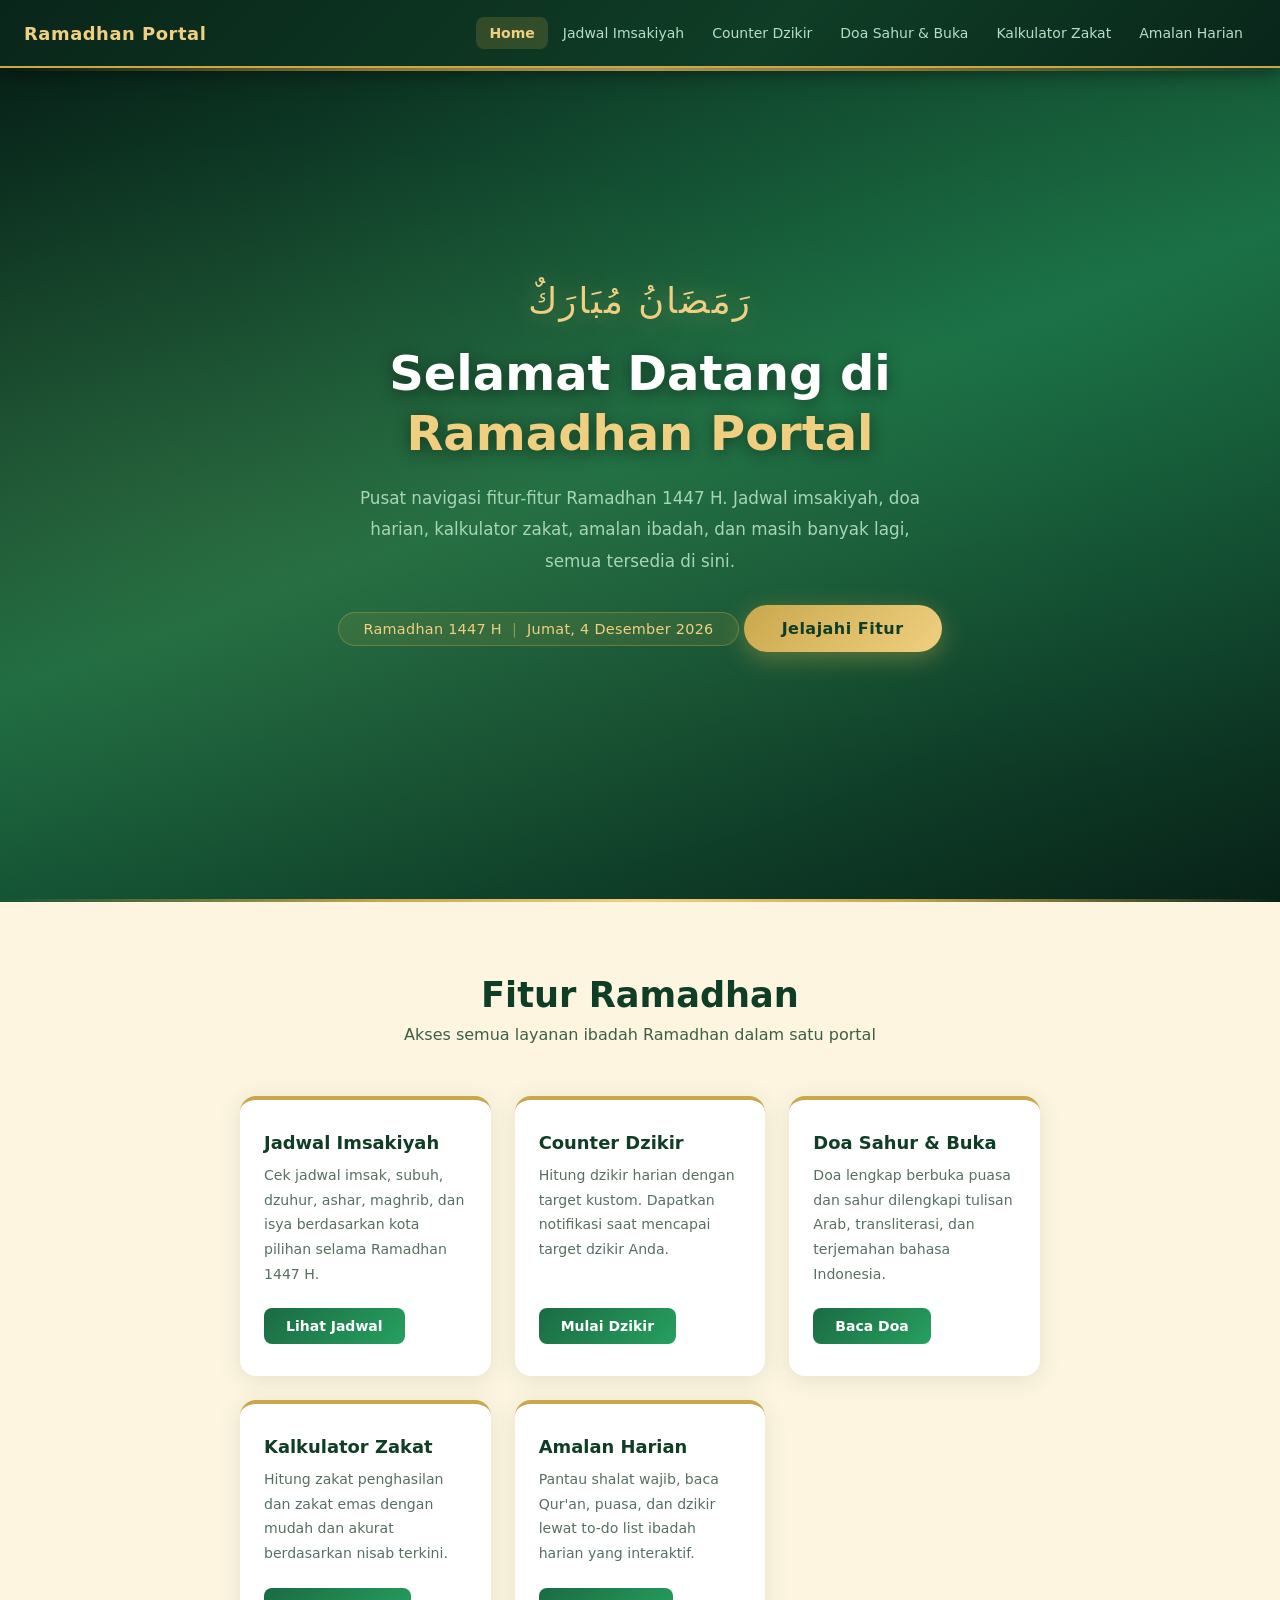
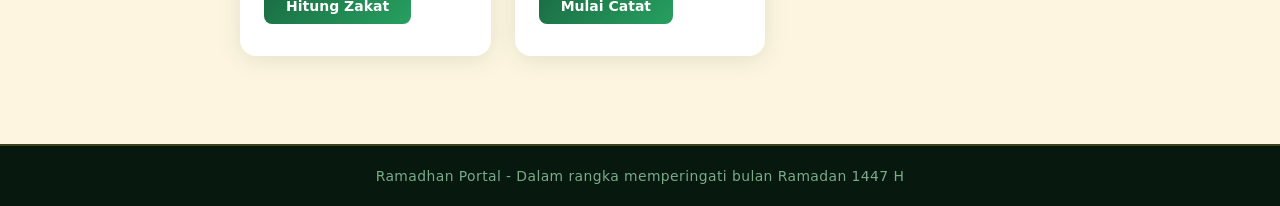
<file: index.html>
﻿<!DOCTYPE html>
<html lang="id">
    <head>
        <meta charset="UTF-8">
        <meta name="viewport" content="width=device-width, initial-scale=1.0">
        <title>Ramadhan Portal 1447 H</title>
        <link rel="stylesheet" href="styles.css">
    </head>

    <body>

        <header class="portal-header">
            <nav class="portal-nav">
                <div class="nav-brand">
                    <span class="nav-title">Ramadhan Portal</span>
                </div>
                <button class="nav-toggle" id="nav-toggle" aria-label="Toggle menu" aria-expanded="false">
                    <span></span>
                    <span></span>
                    <span></span>
                </button>
                <ul class="nav-menu" id="nav-menu">
                    <li><a href="index.html"          class="nav-link active">Home</a></li>
                    <li><a href="jadwal.html"          class="nav-link">Jadwal Imsakiyah</a></li>
                    <li><a href="doa.html"             class="nav-link">Counter Dzikir</a></li>
                    <li><a href="doa-sahur-buka.html"  class="nav-link">Doa Sahur &amp; Buka</a></li>
                    <li><a href="zakat.html"           class="nav-link">Kalkulator Zakat</a></li>
                    <li><a href="todo.html"            class="nav-link">Amalan Harian</a></li>
                </ul>
            </nav>
        </header>

        <main>

            <section class="hero-section">
                <div class="hero-ornament hero-ornament--top"></div>
                <div class="hero-content">
                    <p class="hero-arabic">&#x631;&#x64E;&#x645;&#x64E;&#x636;&#x64E;&#x627;&#x646;&#x64F; &#x645;&#x64F;&#x628;&#x64E;&#x627;&#x631;&#x64E;&#x643;&#x64C;</p>
                    <h1 class="hero-title">
                        Selamat Datang di<br>
                        <span class="hero-highlight">Ramadhan Portal</span>
                    </h1>
                    <p class="hero-desc">
                        Pusat navigasi fitur-fitur Ramadhan 1447 H. Jadwal imsakiyah, doa harian,
                        kalkulator zakat, amalan ibadah, dan masih banyak lagi, semua tersedia di sini.
                    </p>
                    <div class="hero-date">
                        <span id="hijri-label">Ramadhan 1447 H</span>
                        <span class="date-sep">|</span>
                        <span id="masehi-date"></span>
                    </div>
                    <a href="#features" class="hero-cta">Jelajahi Fitur</a>
                </div>
                <div class="hero-ornament hero-ornament--bottom"></div>
            </section>

            <section class="features-section" id="features">
                <h2 class="section-title">Fitur Ramadhan</h2>
                <p class="section-sub">Akses semua layanan ibadah Ramadhan dalam satu portal</p>

                <div class="features-grid">

                    <article class="feature-card">
                        <h3 class="card-title">Jadwal Imsakiyah</h3>
                        <p class="card-desc">
                            Cek jadwal imsak, subuh, dzuhur, ashar, maghrib, dan isya berdasarkan
                            kota pilihan selama Ramadhan 1447 H.
                        </p>
                        <a href="jadwal.html" class="card-btn">Lihat Jadwal</a>
                    </article>

                    <article class="feature-card">
                        <h3 class="card-title">Counter Dzikir</h3>
                        <p class="card-desc">
                            Hitung dzikir harian dengan target kustom. Dapatkan notifikasi saat
                            mencapai target dzikir Anda.
                        </p>
                        <a href="doa.html" class="card-btn">Mulai Dzikir</a>
                    </article>

                    <article class="feature-card">
                        <h3 class="card-title">Doa Sahur &amp; Buka</h3>
                        <p class="card-desc">
                            Doa lengkap berbuka puasa dan sahur dilengkapi tulisan Arab,
                            transliterasi, dan terjemahan bahasa Indonesia.
                        </p>
                        <a href="doa-sahur-buka.html" class="card-btn">Baca Doa</a>
                    </article>

                    <article class="feature-card">
                        <h3 class="card-title">Kalkulator Zakat</h3>
                        <p class="card-desc">
                            Hitung zakat penghasilan dan zakat emas dengan mudah dan akurat
                            berdasarkan nisab terkini.
                        </p>
                        <a href="zakat.html" class="card-btn">Hitung Zakat</a>
                    </article>

                    <article class="feature-card">
                        <h3 class="card-title">Amalan Harian</h3>
                        <p class="card-desc">
                            Pantau shalat wajib, baca Qur'an, puasa, dan dzikir lewat to-do list
                            ibadah harian yang interaktif.
                        </p>
                        <a href="todo.html" class="card-btn">Mulai Catat</a>
                    </article>

                </div>
            </section>

        </main>

        <footer class="portal-footer">
            <p>Ramadhan Portal - Dalam rangka memperingati bulan Ramadan 1447 H</p>
        </footer>

        <script src="main.js"></script>
    </body>
</html>
</file>
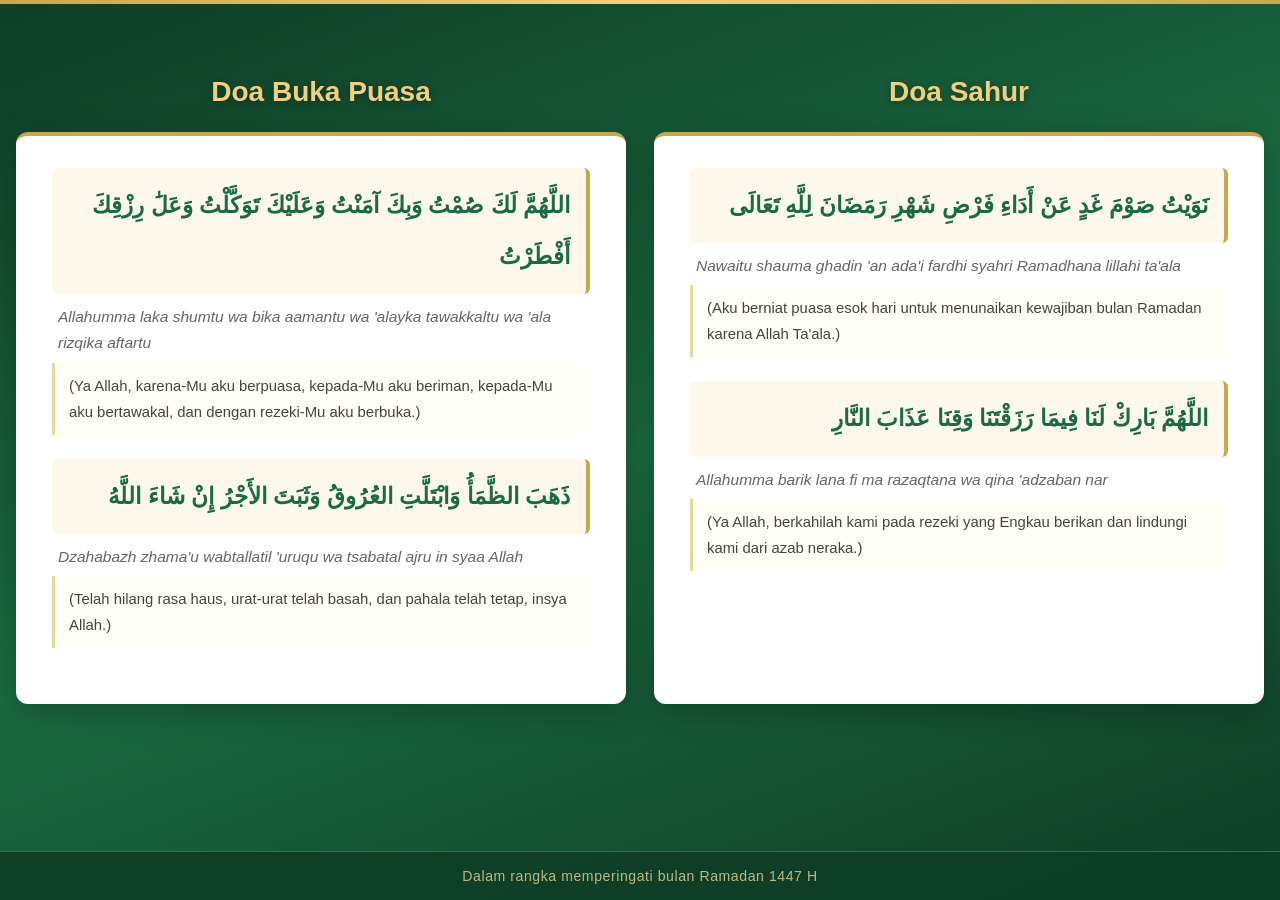
<file: views/Misi 1/index.html>
﻿<html>
    <head>
        <title>Doa Buka Puasa dan Sahur</title>
        <link href="styles.css" rel="stylesheet">
        <meta name="viewport" content="width=device-width, initial-scale=1.0">
    </head>
    
    <body>
        <main class="container">
            <section>
                <h1>Doa Buka Puasa</h1>
                <article>
                    <p class="arabic">
                        &#x627;&#x644;&#x644;&#x64E;&#x651;&#x647;&#x64F;&#x645;&#x64E;&#x651; &#x644;&#x64E;&#x643;&#x64E; &#x635;&#x64F;&#x645;&#x652;&#x62A;&#x64F; &#x648;&#x64E;&#x628;&#x650;&#x643;&#x64E; &#x622;&#x645;&#x64E;&#x646;&#x652;&#x62A;&#x64F; &#x648;&#x64E;&#x639;&#x64E;&#x644;&#x64E;&#x64A;&#x652;&#x643;&#x64E; &#x62A;&#x64E;&#x648;&#x64E;&#x643;&#x64E;&#x651;&#x644;&#x652;&#x62A;&#x64F; &#x648;&#x64E;&#x639;&#x64E;&#x644;&#x64E;&#x670; &#x631;&#x650;&#x632;&#x652;&#x642;&#x650;&#x643;&#x64E; &#x623;&#x64E;&#x641;&#x652;&#x637;&#x64E;&#x631;&#x652;&#x62A;&#x64F;
                    </p>
                    <p class="transliteration">
                        Allahumma laka shumtu wa bika aamantu wa 'alayka tawakkaltu wa 'ala rizqika aftartu
                    </p>
                    <p class="translate">
                        (Ya Allah, karena-Mu aku berpuasa, kepada-Mu aku beriman, kepada-Mu aku bertawakal, dan dengan rezeki-Mu aku berbuka.)
                    </p>
                    <p class="arabic">
                        &#x630;&#x64E;&#x647;&#x64E;&#x628;&#x64E; &#x627;&#x644;&#x638;&#x64E;&#x651;&#x645;&#x64E;&#x623;&#x64F; &#x648;&#x64E;&#x627;&#x628;&#x652;&#x62A;&#x64E;&#x644;&#x64E;&#x651;&#x62A;&#x650; &#x627;&#x644;&#x639;&#x64F;&#x631;&#x64F;&#x648;&#x642;&#x64F; &#x648;&#x64E;&#x62B;&#x64E;&#x628;&#x64E;&#x62A;&#x64E; &#x627;&#x644;&#x623;&#x64E;&#x62C;&#x652;&#x631;&#x64F; &#x625;&#x650;&#x646;&#x652; &#x634;&#x64E;&#x627;&#x621;&#x64E; &#x627;&#x644;&#x644;&#x64E;&#x651;&#x647;&#x64F;
                    </p>
                    <p class="transliteration">
                        Dzahabazh zhama'u wabtallatil 'uruqu wa tsabatal ajru in syaa Allah
                    </p>
                    <p class="translate">
                        (Telah hilang rasa haus, urat-urat telah basah, dan pahala telah tetap, insya Allah.)
                    </p>
                </article>
            </section>

            <section>
                <h1>Doa Sahur</h1>
                <article>
                    <p class="arabic">
                        &#x646;&#x64E;&#x648;&#x64E;&#x64A;&#x652;&#x62A;&#x64F; &#x635;&#x64E;&#x648;&#x652;&#x645;&#x64E; &#x63A;&#x64E;&#x62F;&#x64D; &#x639;&#x64E;&#x646;&#x652; &#x623;&#x64E;&#x62F;&#x64E;&#x627;&#x621;&#x650; &#x641;&#x64E;&#x631;&#x652;&#x636;&#x650; &#x634;&#x64E;&#x647;&#x652;&#x631;&#x650; &#x631;&#x64E;&#x645;&#x64E;&#x636;&#x64E;&#x627;&#x646;&#x64E; &#x644;&#x650;&#x644;&#x64E;&#x651;&#x647;&#x650; &#x62A;&#x64E;&#x639;&#x64E;&#x627;&#x644;&#x64E;&#x649;
                    </p>
                    <p class="transliteration">
                        Nawaitu shauma ghadin 'an ada'i fardhi syahri Ramadhana lillahi ta'ala
                    </p>
                    <p class="translate">
                        (Aku berniat puasa esok hari untuk menunaikan kewajiban bulan Ramadan karena Allah Ta'ala.)
                    </p>
                    <p class="arabic">
                        &#x627;&#x644;&#x644;&#x64E;&#x651;&#x647;&#x64F;&#x645;&#x64E;&#x651; &#x628;&#x64E;&#x627;&#x631;&#x650;&#x643;&#x652; &#x644;&#x64E;&#x646;&#x64E;&#x627; &#x641;&#x650;&#x64A;&#x645;&#x64E;&#x627; &#x631;&#x64E;&#x632;&#x64E;&#x642;&#x652;&#x62A;&#x64E;&#x646;&#x64E;&#x627; &#x648;&#x64E;&#x642;&#x650;&#x646;&#x64E;&#x627; &#x639;&#x64E;&#x630;&#x64E;&#x627;&#x628;&#x64E; &#x627;&#x644;&#x646;&#x64E;&#x651;&#x627;&#x631;&#x650;
                    </p>
                    <p class="transliteration">
                        Allahumma barik lana fi ma razaqtana wa qina 'adzaban nar
                    </p>
                    <p class="translate">
                        (Ya Allah, berkahilah kami pada rezeki yang Engkau berikan dan lindungi kami dari azab neraka.)
                    </p>
                </article>
            </section>
        </main>

        <footer>
            <p>Dalam rangka memperingati bulan Ramadan 1447 H</p>
        </footer>
    </body>
</html>
</file>
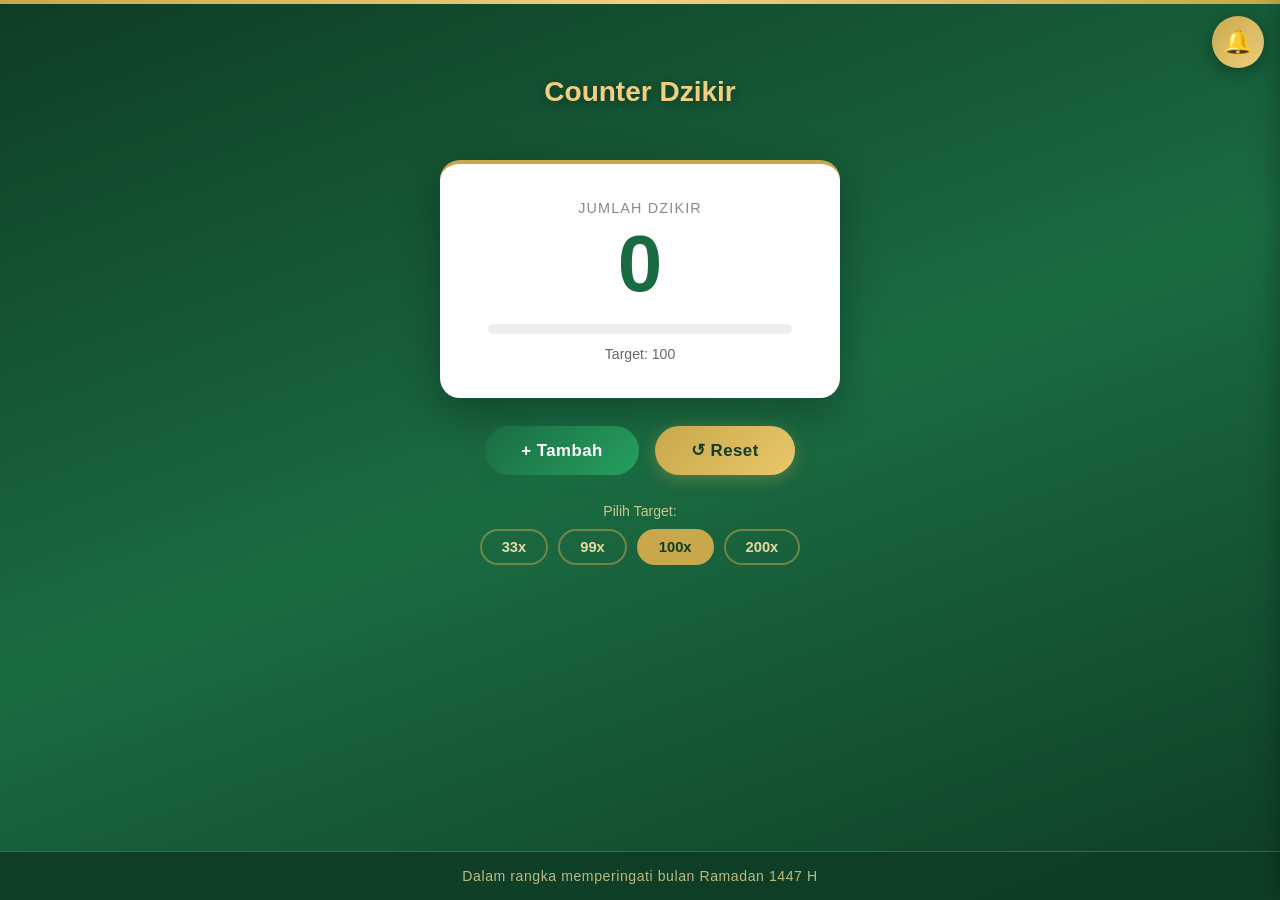
<file: views/Misi 2/index.html>
﻿<html>
    <head>
        <title>Counter Dzikir</title>
        <link href="styles.css" rel="stylesheet">
        <meta name="viewport" content="width=device-width, initial-scale=1.0">
    </head>
    
    <body>
        <div class="toast-container" id="toast-container"></div>

        <button class="notif-btn" id="notif-btn" aria-label="Notifikasi">
            🔔
            <span class="notif-count" id="notif-count">0</span>
        </button>

        <div class="notif-panel" id="notif-panel" aria-live="polite">
            <div class="notif-panel-header">
                <span>Notifikasi</span>
                <button class="notif-close" id="notif-close" aria-label="Tutup">&times;</button>
            </div>
            <div class="notif-body" id="notification"></div>
            <div class="notif-empty" id="notif-empty">Belum ada notifikasi</div>
        </div>
        <div class="notif-overlay" id="notif-overlay"></div>

        <main class="container">
            <section class="dzikir-section">
                <h1>Counter Dzikir</h1>

                <div class="counter-card">
                    <div class="counter-label">Jumlah Dzikir</div>
                    <div class="counter-display" id="count">0</div>
                    <div class="progress-bar-wrap">
                        <div class="progress-bar" id="progress-bar"></div>
                    </div>
                    <div class="target-info">Target: <span id="target">100</span></div>
                </div>

                <div class="btn-group">
                    <button id="increment" class="btn btn-tambah">+ Tambah</button>
                    <button id="reset" class="btn btn-reset">↺ Reset</button>
                </div>

                <div class="target-select-wrap">
                    <label>Pilih Target:</label>
                    <div class="target-options">
                        <button class="target-opt" data-val="33">33x</button>
                        <button class="target-opt" data-val="99">99x</button>
                        <button class="target-opt active" data-val="100">100x</button>
                        <button class="target-opt" data-val="200">200x</button>
                    </div>
                </div>
            </section>
        </main>

        <footer>
            <p>Dalam rangka memperingati bulan Ramadan 1447 H</p>
        </footer>
        <script src="main.js"></script>
    </body>
</html>
</file>
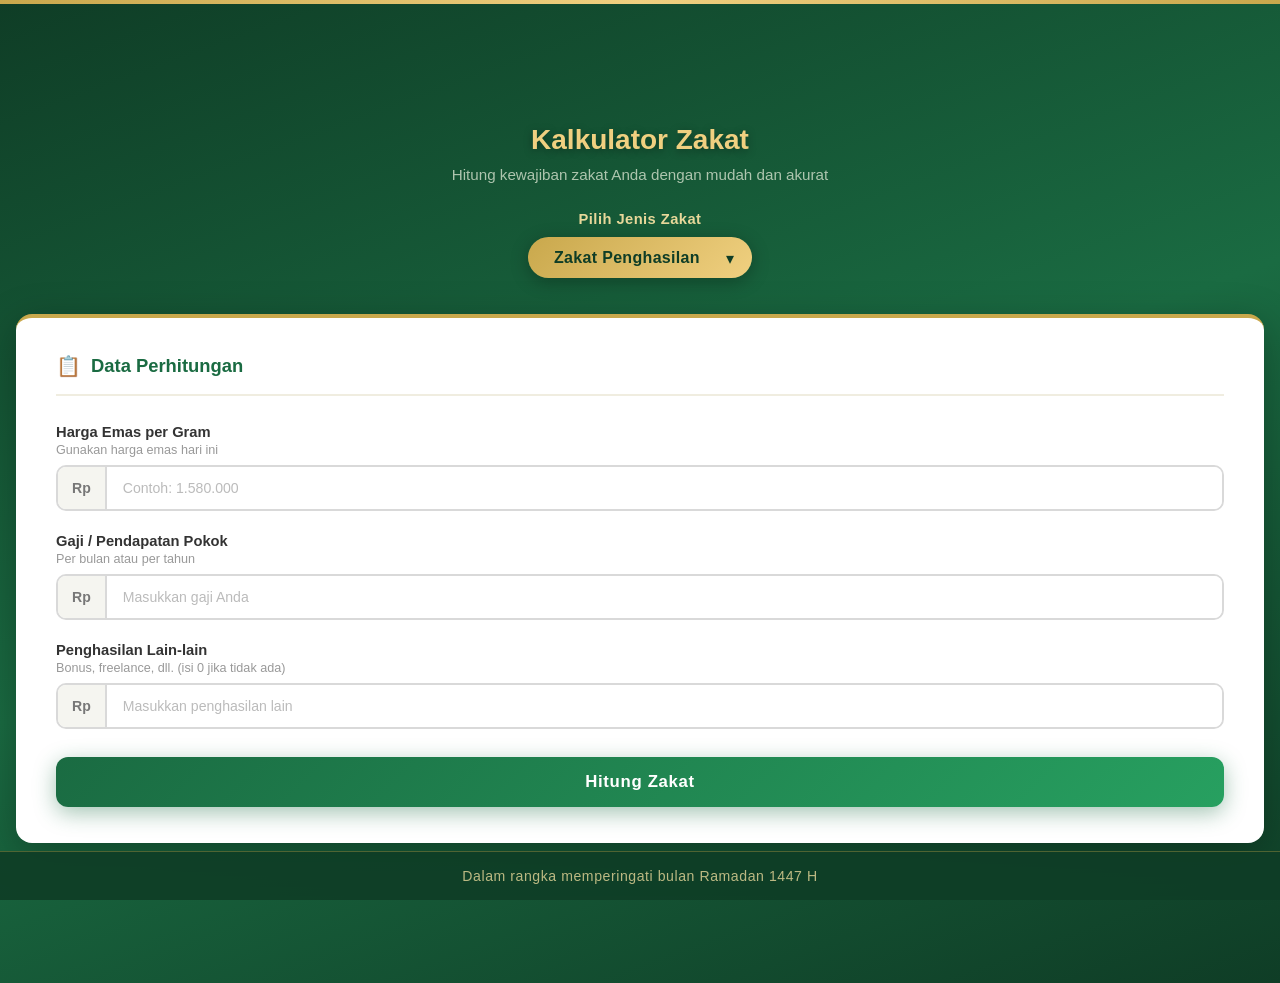
<file: views/Misi 3/index.html>
﻿<html>
    <head>
        <title>Kalkulator Zakat</title>
        <link href="styles.css" rel="stylesheet">
        <meta name="viewport" content="width=device-width, initial-scale=1.0">
    </head>

    <body>
        <header class="calc-header">
            <h1>Kalkulator Zakat</h1>
            <p class="header-sub">Hitung kewajiban zakat Anda dengan mudah dan akurat</p>
            <div class="zakat-type-wrap">
                <label for="zakat-type" class="type-label">Pilih Jenis Zakat</label>
                <div class="select-wrapper">
                    <select id="zakat-type" class="zakat-select">
                        <option value="penghasilan">Zakat Penghasilan</option>
                        <option value="emas">Zakat Emas</option>
                    </select>
                </div>
            </div>
        </header>

        <main class="container calc-main">
            <section class="calc-section">
                <article class="calc-card">
                    <h2 class="card-title">
                        <span class="card-icon">📋</span>
                        Data Perhitungan
                    </h2>
                    <div class="form-group">
                        <label class="form-label" for="gold-price">
                            Harga Emas per Gram
                            <span class="form-hint">Gunakan harga emas hari ini</span>
                        </label>
                        <div class="input-prefix-wrap">
                            <span class="input-prefix">Rp</span>
                            <input type="number" id="gold-price" class="form-input"
                                placeholder="Contoh: 1.580.000" min="0">
                        </div>
                    </div>
                    <div id="form-penghasilan" class="dynamic-form">
                        <div class="form-group">
                            <label class="form-label" for="salary">
                                Gaji / Pendapatan Pokok
                                <span class="form-hint">Per bulan atau per tahun</span>
                            </label>
                            <div class="input-prefix-wrap">
                                <span class="input-prefix">Rp</span>
                                <input type="number" id="salary" class="form-input"
                                    placeholder="Masukkan gaji Anda" min="0">
                            </div>
                        </div>
                        <div class="form-group">
                            <label class="form-label" for="other-income">
                                Penghasilan Lain-lain
                                <span class="form-hint">Bonus, freelance, dll. (isi 0 jika tidak ada)</span>
                            </label>
                            <div class="input-prefix-wrap">
                                <span class="input-prefix">Rp</span>
                                <input type="number" id="other-income" class="form-input"
                                    placeholder="Masukkan penghasilan lain" min="0">
                            </div>
                        </div>
                    </div>

                    <div id="form-emas" class="dynamic-form" style="display:none">
                        <div class="form-group">
                            <label class="form-label" for="gold-amount">
                                Total Kepemilikan Emas
                                <span class="form-hint">Jumlah seluruh emas yang dimiliki</span>
                            </label>
                            <div class="input-prefix-wrap">
                                <span class="input-prefix">gr</span>
                                <input type="number" id="gold-amount" class="form-input"
                                    placeholder="Masukkan jumlah emas (gram)" min="0" step="0.01">
                            </div>
                        </div>
                    </div>

                    <div id="form-error" class="form-error" style="display:none"></div>

                    <button id="calculate-btn" class="calc-btn">
                        <span>Hitung Zakat</span>
                    </button>
                </article>
            </section>

            <section class="calc-section result-wrapper" id="result-section" style="display:none">
                <article class="calc-card result-card">
                    <h2 class="card-title">
                        <span class="card-icon">📊</span>
                        Hasil Perhitungan
                    </h2>

                    <div class="result-type-badge" id="result-type-badge"></div>

                    <div class="result-box">
                        <div class="result-row">
                            <span class="result-label">Total Harta</span>
                            <span class="result-value" id="result-total">Rp 0</span>
                        </div>
                        <div class="result-row">
                            <span class="result-label">Nisab (85 gram emas)</span>
                            <span class="result-value" id="result-nisab">Rp 0</span>
                        </div>
                        <div class="result-row result-status-row">
                            <span class="result-label">Status Zakat</span>
                            <span id="result-status" class="status-badge">–</span>
                        </div>
                        <div class="result-row result-highlight">
                            <span class="result-label-bold">Zakat yang Harus Dibayar</span>
                            <span class="result-value-bold" id="result-zakat">Rp 0</span>
                        </div>
                    </div>

                    <div id="result-note" class="result-note"></div>

                    <button id="reset-btn" class="reset-btn">Hitung Ulang</button>
                </article>
            </section>

        </main>

        <footer>
            <p>Dalam rangka memperingati bulan Ramadan 1447 H</p>
        </footer>

        <script src="main.js"></script>
    </body>
</html>
</file>
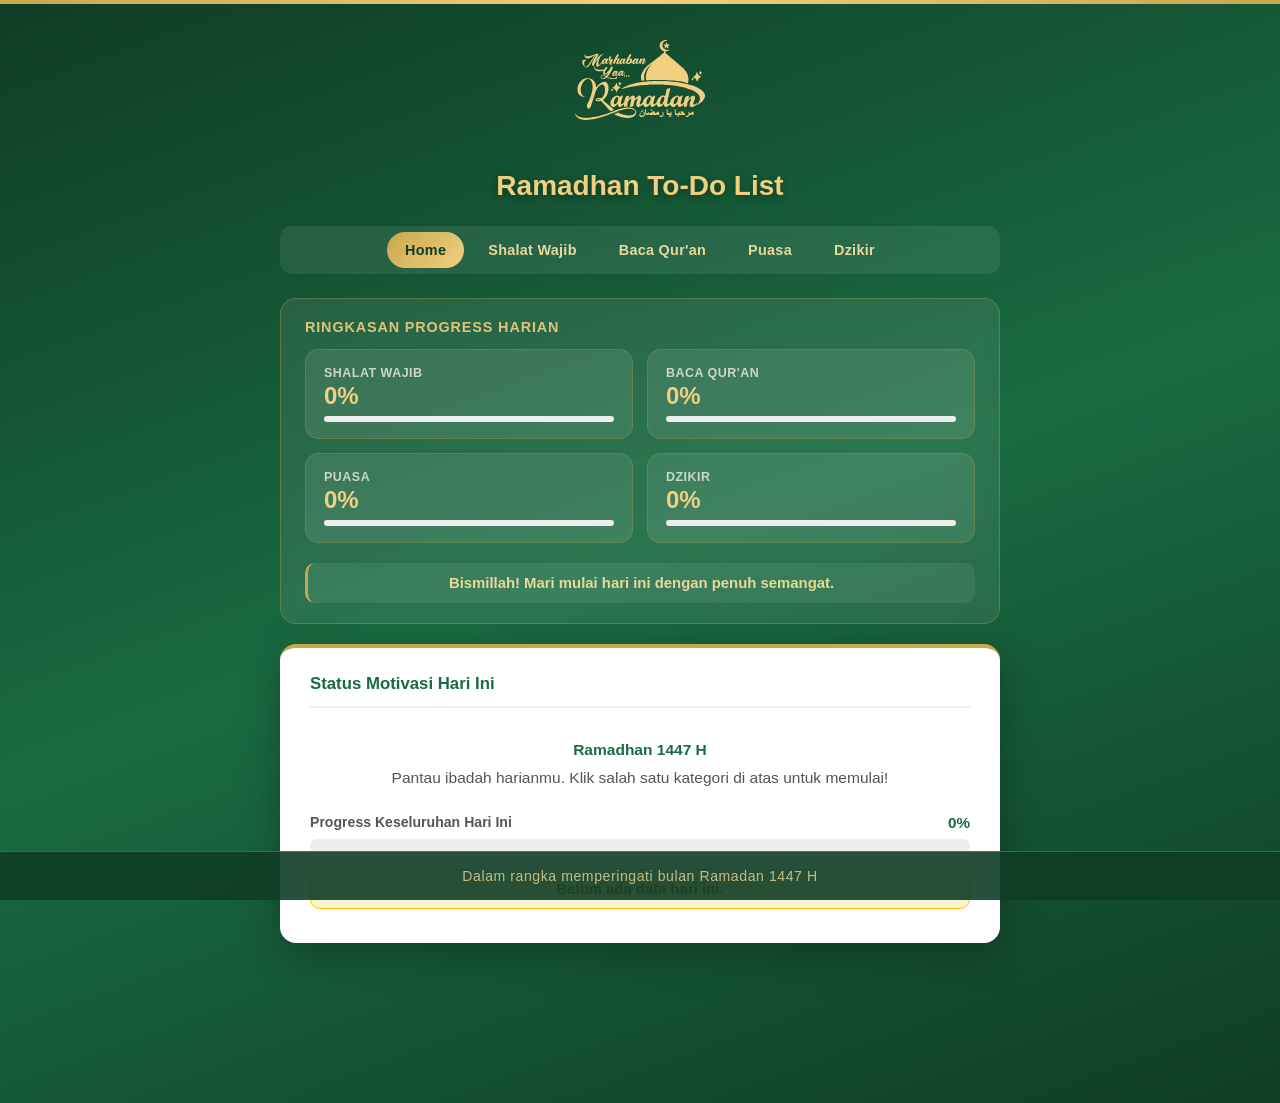
<file: views/Misi 4/index.html>
﻿<!DOCTYPE html>
<html lang="id">
    <head>
        <title>Ramadhan To-Do List</title>
        <link href="styles.css" rel="stylesheet">
        <meta name="viewport" content="width=device-width, initial-scale=1.0">
        <meta charset="UTF-8">
    </head>

    <body>
        <header class="page-header">
            <a href="index.html"><img src="assets/logo.svg" alt="Ramadan Logo"></a>
            <h1>Ramadhan To-Do List</h1>
        </header>

        <div class="page-wrapper">
            <nav class="navbar">
                <span class="nav-pill"></span>
                <ul>
                    <li><a href="index.html" class="active">Home</a></li>
                    <li><a href="shalat/index.html">Shalat Wajib</a></li>
                    <li><a href="quran/index.html">Baca Qur'an</a></li>
                    <li><a href="puasa/index.html">Puasa</a></li>
                    <li><a href="dzikir/index.html">Dzikir</a></li>
                </ul>
            </nav>

            <div class="daily-summary">
                <h2>Ringkasan Progress Harian</h2>
                <div class="summary-cards">
                    <a href="shalat/index.html" class="sum-card">
                        <div class="sum-card-label">Shalat Wajib</div>
                        <div class="sum-card-pct" id="sum-shalat">0%</div>
                        <div class="progress-bar-wrap"><div class="progress-bar" id="bar-shalat"></div></div>
                    </a>
                    <a href="quran/index.html" class="sum-card">
                        <div class="sum-card-label">Baca Qur'an</div>
                        <div class="sum-card-pct" id="sum-quran">0%</div>
                        <div class="progress-bar-wrap"><div class="progress-bar" id="bar-quran"></div></div>
                    </a>
                    <a href="puasa/index.html" class="sum-card">
                        <div class="sum-card-label">Puasa</div>
                        <div class="sum-card-pct" id="sum-puasa">0%</div>
                        <div class="progress-bar-wrap"><div class="progress-bar" id="bar-puasa"></div></div>
                    </a>
                    <a href="dzikir/index.html" class="sum-card">
                        <div class="sum-card-label">Dzikir</div>
                        <div class="sum-card-pct" id="sum-dzikir">0%</div>
                        <div class="progress-bar-wrap"><div class="progress-bar" id="bar-dzikir"></div></div>
                    </a>
                </div>
                <div class="motivation-box" id="motivation-text">Bismillah! Mari mulai hari ini dengan penuh semangat.</div>
            </div>

            <div class="feature-card">
                <div class="feature-card-title">Status Motivasi Hari Ini</div>
                <div style="text-align:center;padding:8px 0;">
                    <div style="font-size:0.97rem;color:#555;line-height:1.8;">
                        <strong style="color:#1a6b42;">Ramadhan 1447 H</strong><br>
                        Pantau ibadah harianmu. Klik salah satu kategori di atas untuk memulai!
                    </div>
                    <div class="progress-info" style="margin-top:22px;margin-bottom:8px;">
                        <span class="progress-label">Progress Keseluruhan Hari Ini</span>
                        <span class="progress-pct" id="overall-pct">0%</span>
                    </div>
                    <div class="progress-bar-wrap" style="height:14px;">
                        <div class="progress-bar" id="overall-bar"></div>
                    </div>
                    <div class="status-text status-low" id="overall-status" style="margin-top:16px;">Belum ada data hari ini</div>
                </div>
            </div>
        </div>

        <footer>
            <p>Dalam rangka memperingati bulan Ramadan 1447 H</p>
        </footer>

        <script>
            function loadProgress() {
                const today = new Date().toISOString().split('T')[0];

                const shalatData = JSON.parse(localStorage.getItem('shalat_' + today) || '[]');
                const shalatPct = shalatData.length ? Math.round((shalatData.filter(Boolean).length / 5) * 100) : 0;

                const quranData = JSON.parse(localStorage.getItem('quran_' + today) || 'null');
                let quranPct = 0;
                if (quranData) {
                    if (quranData.done) quranPct = 100;
                    else if (quranData.target > 0) quranPct = Math.min(100, Math.round((quranData.dibaca / quranData.target) * 100));
                }

                const puasaDays = JSON.parse(localStorage.getItem('puasa_days') || '[]');
                const puasaPct = Math.round((puasaDays.length / 30) * 100);

                const dzikirData = JSON.parse(localStorage.getItem('dzikir_' + today) || '{}');
                const dzikirTotal = (dzikirData.subhanallah || 0) + (dzikirData.alhamdulillah || 0) + (dzikirData.allahuakbar || 0);
                const dzikirPct = Math.min(100, Math.round((dzikirTotal / 99) * 100));

                document.getElementById('sum-shalat').textContent = shalatPct + '%';
                document.getElementById('bar-shalat').style.width = shalatPct + '%';
                document.getElementById('sum-quran').textContent = quranPct + '%';
                document.getElementById('bar-quran').style.width = quranPct + '%';
                document.getElementById('sum-puasa').textContent = puasaPct + '%';
                document.getElementById('bar-puasa').style.width = puasaPct + '%';
                document.getElementById('sum-dzikir').textContent = dzikirPct + '%';
                document.getElementById('bar-dzikir').style.width = dzikirPct + '%';

                const overall = Math.round((shalatPct + quranPct + puasaPct + dzikirPct) / 4);
                document.getElementById('overall-pct').textContent = overall + '%';
                document.getElementById('overall-bar').style.width = overall + '%';

                const statusEl = document.getElementById('overall-status');
                const motivEl  = document.getElementById('motivation-text');
                if (overall === 0) {
                    statusEl.textContent = 'Belum ada data hari ini.';
                    statusEl.className = 'status-text status-low';
                    motivEl.textContent = 'Bismillah! Mari mulai hari ini dengan penuh semangat.';
                } else if (overall < 40) {
                    statusEl.textContent = 'Belum optimal - semangat terus ya!';
                    statusEl.className = 'status-text status-low';
                    motivEl.textContent = 'Jangan menyerah, setiap amal kebaikan dicatat Allah.';
                } else if (overall < 80) {
                    statusEl.textContent = 'Cukup baik - pertahankan!';
                    statusEl.className = 'status-text status-mid';
                    motivEl.textContent = 'Makin hari makin baik!';
                } else if (overall < 100) {
                    statusEl.textContent = 'Luar biasa - hampir sempurna!';
                    statusEl.className = 'status-text status-high';
                    motivEl.textContent = 'Tinggal selangkah lagi menuju hari yang sempurna!';
                } else {
                    statusEl.textContent = 'MasyaAllah! Hari yang sempurna!';
                    statusEl.className = 'status-text status-done';
                    motivEl.textContent = 'MasyaAllah Tabarakallah! Semoga diterima Allah SWT.';
                }
            }

            loadProgress();

            (function() {
                var nav = document.querySelector('.navbar');
                var pill = document.querySelector('.nav-pill');
                var active = document.querySelector('.navbar a.active');
                function movePill(el, animate) {
                    if (!pill || !nav || !el) return;
                    var nr = nav.getBoundingClientRect();
                    var er = el.getBoundingClientRect();
                    if (!animate) pill.style.transition = 'none';
                    pill.style.left   = (er.left - nr.left) + 'px';
                    pill.style.top    = (er.top  - nr.top)  + 'px';
                    pill.style.width  = er.width  + 'px';
                    pill.style.height = er.height + 'px';
                    pill.classList.add('visible');
                    if (!animate) requestAnimationFrame(function() { requestAnimationFrame(function() { pill.style.transition = ''; }); });
                }
                if (active) movePill(active, false);
                document.querySelectorAll('.navbar a').forEach(function(link) {
                    link.addEventListener('click', function(e) {
                        e.preventDefault();
                        var href = this.getAttribute('href');
                        var cur = document.querySelector('.navbar a.active');
                        if (cur) {
                            cur.classList.remove('active');
                            this.classList.add('active');
                            movePill(this, true);
                            setTimeout(function() { window.location.href = href; }, 490);
                        } else {
                            window.location.href = href;
                        }
                    });
                });
            })();
        </script>
    </body>
</html>
</file>
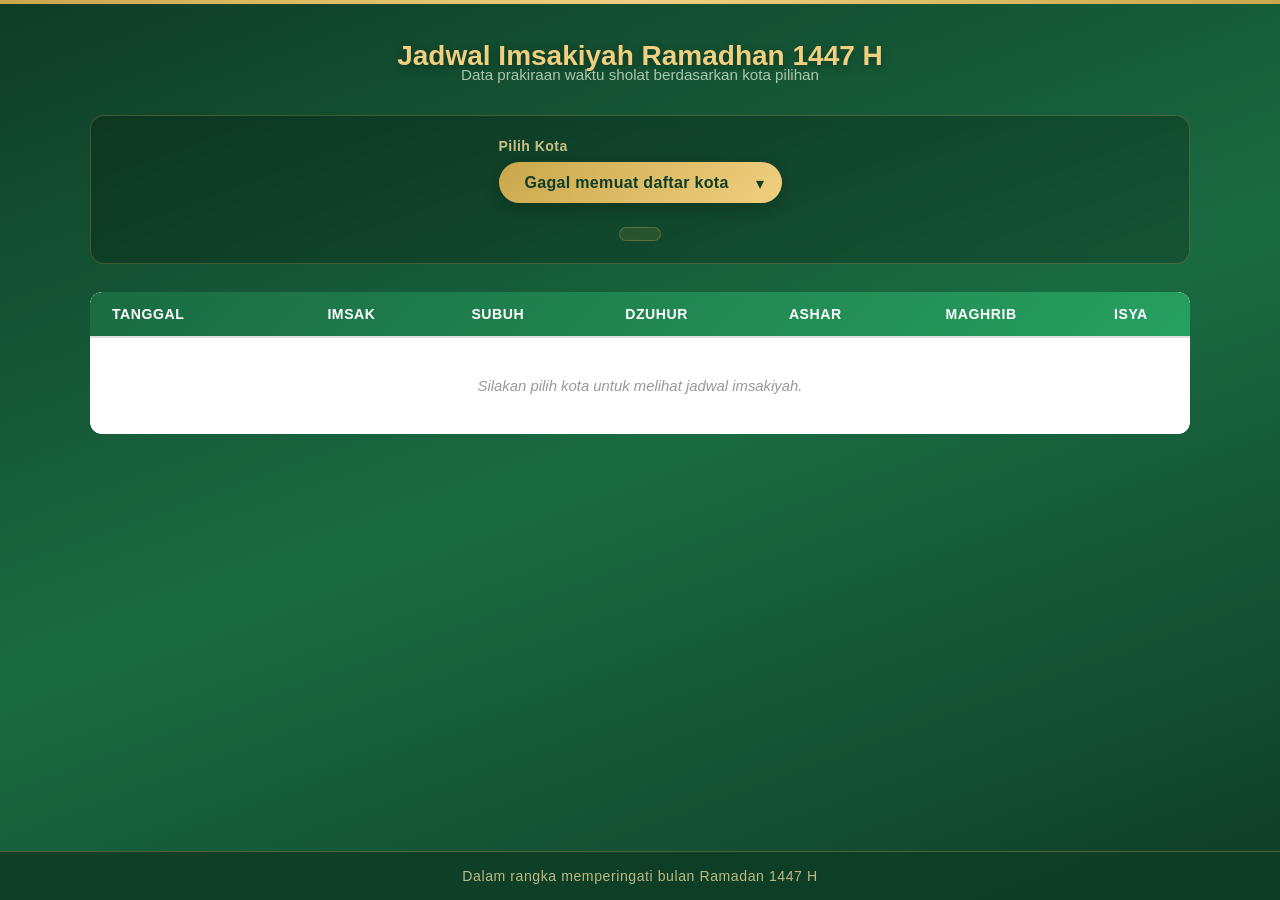
<file: views/Misi 5/index.html>
﻿<!DOCTYPE html>
<html lang="id">
    <head>
        <title>Jadwal Imsakiyah</title>
        <link href="styles.css" rel="stylesheet">
        <meta name="viewport" content="width=device-width, initial-scale=1.0">
        <meta charset="UTF-8">
    </head>

    <body>
        <header class="imsak-header">
            <h1>Jadwal Imsakiyah Ramadhan 1447 H</h1>
            <p class="header-sub">Data prakiraan waktu sholat berdasarkan kota pilihan</p>
        </header>
        <main class="imsak-main">
            <section class="imsak-controls">
                <div class="city-select-wrap">
                    <label for="city-select" class="imsak-select-label">Pilih Kota</label>
                    <div class="select-wrapper">
                        <select id="city-select" class="zakat-select">
                            <option value="">Memuat daftar kota...</option>
                        </select>
                    </div>
                </div>
                <p class="month-badge" id="month-badge"></p>
            </section>
            <div id="imsak-status" class="imsak-status hidden"></div>
            <section class="imsak-table-section">
                <div class="table-scroll-wrap">
                    <table class="imsak-table" id="imsak-table">
                        <thead>
                            <tr>
                                <th>Tanggal</th>
                                <th>Imsak</th>
                                <th>Subuh</th>
                                <th>Dzuhur</th>
                                <th>Ashar</th>
                                <th>Maghrib</th>
                                <th>Isya</th>
                            </tr>
                        </thead>
                        <tbody id="imsak-tbody">
                            <tr class="imsak-placeholder-row">
                                <td colspan="7">Silakan pilih kota untuk melihat jadwal imsakiyah.</td>
                            </tr>
                        </tbody>
                    </table>
                </div>
            </section>
        </main>
        <footer>
            <p>Dalam rangka memperingati bulan Ramadan 1447 H</p>
        </footer>
        <script src="main.js"></script>
    </body>
</html>
</file>
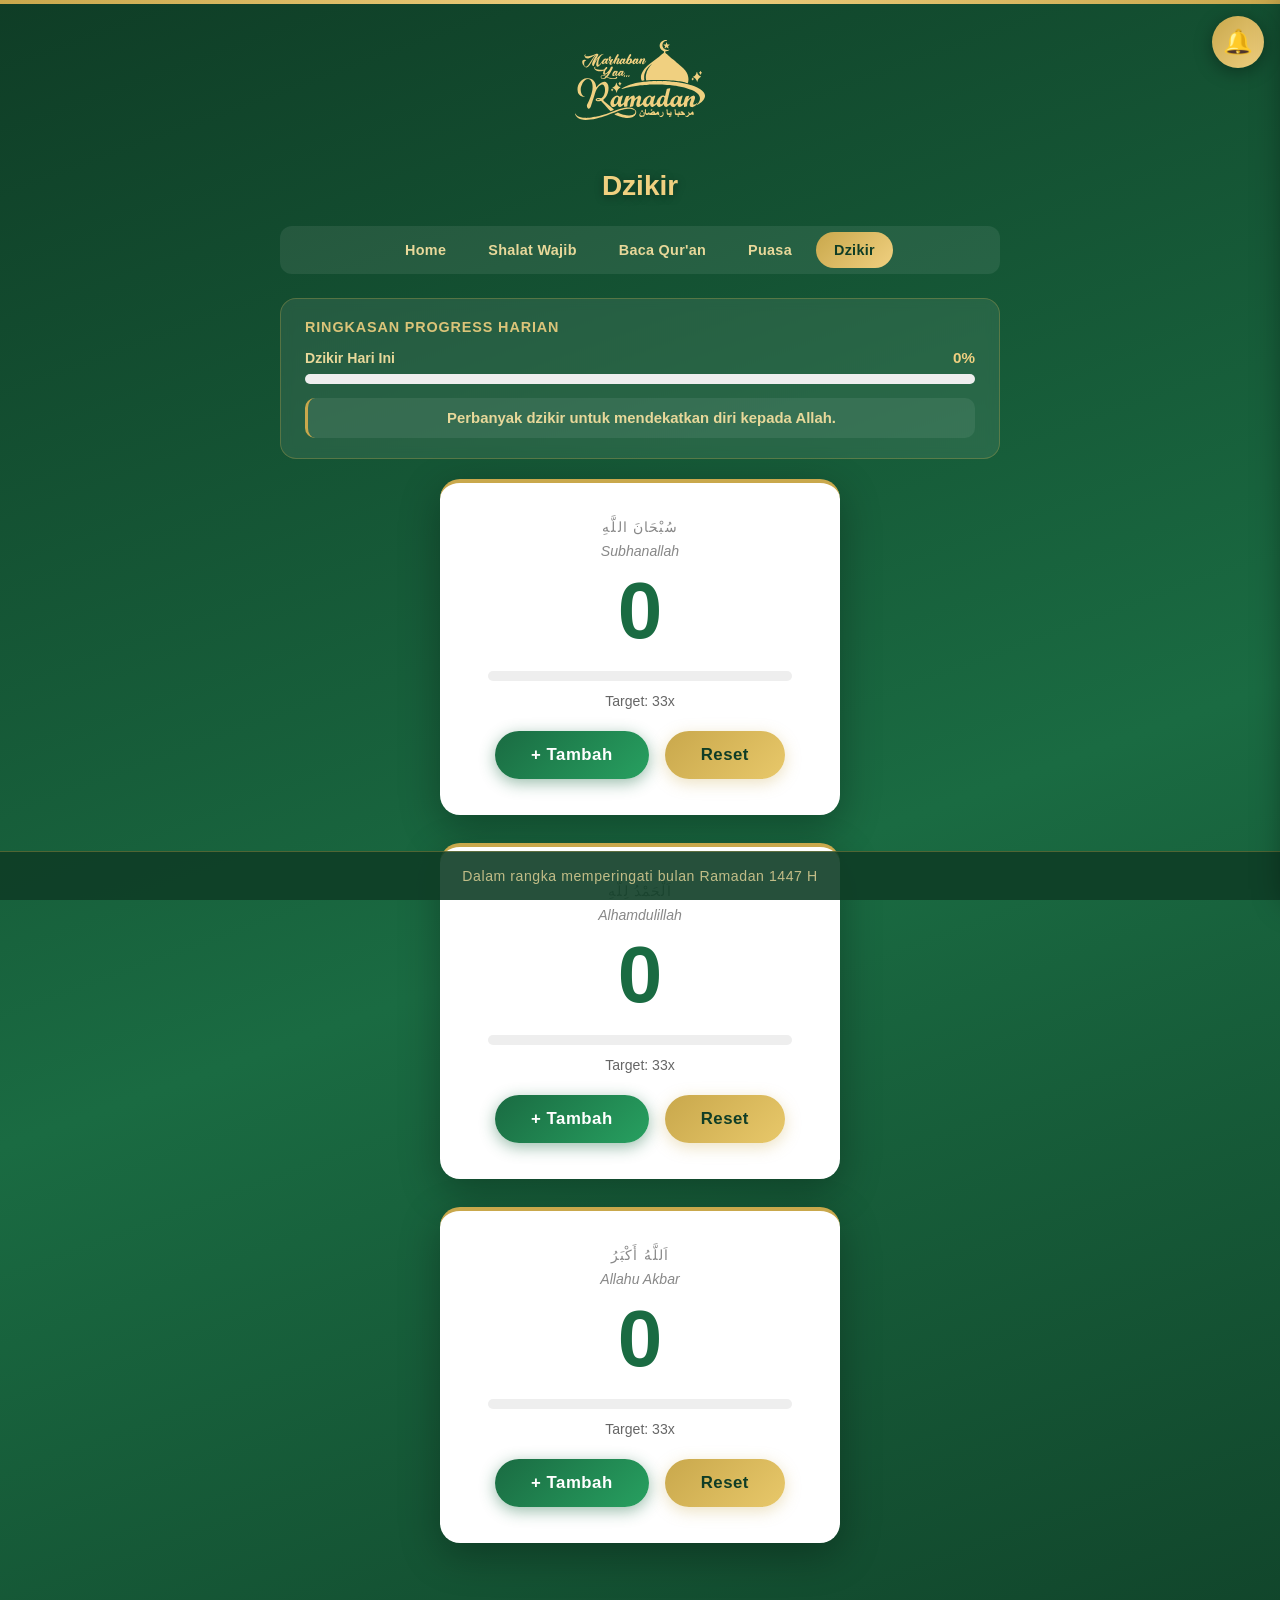
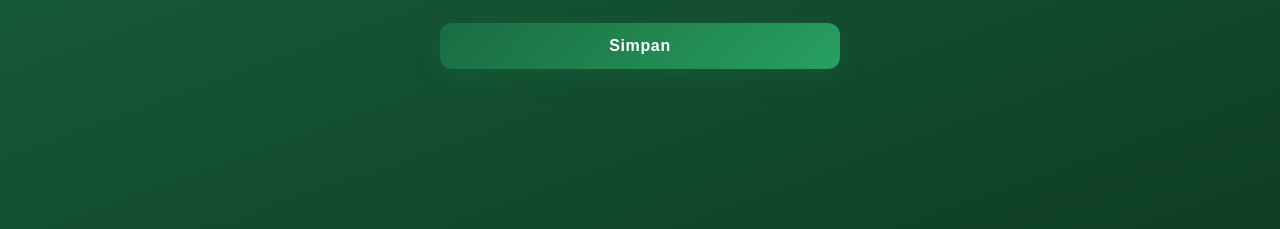
<file: views/Misi 4/dzikir/index.html>
<!DOCTYPE html>
<html lang="id">
    <head>
        <title>Dzikir - Ramadhan To-Do List</title>
        <link href="../styles.css" rel="stylesheet">
        <meta name="viewport" content="width=device-width, initial-scale=1.0">
        <meta charset="UTF-8">
    </head>

    <body>
        <div class="toast-container" id="toast-container"></div>

        <button class="notif-btn" id="notif-btn" aria-label="Notifikasi">
            🔔
            <span class="notif-count" id="notif-count">0</span>
        </button>

        <div class="notif-panel" id="notif-panel" aria-live="polite">
            <div class="notif-panel-header">
                <span>Notifikasi</span>
                <button class="notif-close" id="notif-close" aria-label="Tutup">&times;</button>
            </div>
            <div class="notif-body" id="notification"></div>
            <div class="notif-empty" id="notif-empty">Belum ada notifikasi</div>
        </div>
        <div class="notif-overlay" id="notif-overlay"></div>

        <header class="page-header">
            <a href="../index.html"><img src="../assets/logo.svg" alt="Ramadan Logo"></a>
            <h1>Dzikir</h1>
        </header>

        <div class="page-wrapper">
            <nav class="navbar">
                <span class="nav-pill"></span>
                <ul>
                    <li><a href="../index.html">Home</a></li>
                    <li><a href="../shalat/index.html">Shalat Wajib</a></li>
                    <li><a href="../quran/index.html">Baca Qur'an</a></li>
                    <li><a href="../puasa/index.html">Puasa</a></li>
                    <li><a href="index.html" class="active">Dzikir</a></li>
                </ul>
            </nav>

            <div class="daily-summary">
                <h2>Ringkasan Progress Harian</h2>
                <div class="progress-info">
                    <span class="progress-label" style="color:#e8d89a;">Dzikir Hari Ini</span>
                    <span class="progress-pct" style="color:#f0d080;" id="dzikir-total-pct">0%</span>
                </div>
                <div class="progress-bar-wrap">
                    <div class="progress-bar" id="dzikir-total-bar"></div>
                </div>
                <div class="motivation-box" id="dzikir-status">
                    Perbanyak dzikir untuk mendekatkan diri kepada Allah.
                </div>
            </div>

            <div class="dzikir-section">

                <div class="counter-card">
                    <div class="counter-label">سُبْحَانَ اللَّهِ</div>
                    <div style="font-size:0.88rem;font-style:italic;color:#888;margin-bottom:12px;">Subhanallah</div>
                    <div class="counter-display" id="count-subhanallah">0</div>
                    <div class="progress-bar-wrap">
                        <div class="progress-bar" id="bar-subhanallah"></div>
                    </div>
                    <div class="target-info" style="margin-bottom:22px;">Target: 33x</div>
                    <div class="btn-group">
                        <button class="btn btn-tambah" onclick="increment('subhanallah')">+ Tambah</button>
                        <button class="btn btn-reset"  onclick="resetCounter('subhanallah')">Reset</button>
                    </div>
                </div>

                <div class="counter-card">
                    <div class="counter-label">اَلْحَمْدُ لِلَّهِ</div>
                    <div style="font-size:0.88rem;font-style:italic;color:#888;margin-bottom:12px;">Alhamdulillah</div>
                    <div class="counter-display" id="count-alhamdulillah">0</div>
                    <div class="progress-bar-wrap">
                        <div class="progress-bar" id="bar-alhamdulillah"></div>
                    </div>
                    <div class="target-info" style="margin-bottom:22px;">Target: 33x</div>
                    <div class="btn-group">
                        <button class="btn btn-tambah" onclick="increment('alhamdulillah')">+ Tambah</button>
                        <button class="btn btn-reset"  onclick="resetCounter('alhamdulillah')">Reset</button>
                    </div>
                </div>

                <div class="counter-card">
                    <div class="counter-label">اَللَّهُ أَكْبَرُ</div>
                    <div style="font-size:0.88rem;font-style:italic;color:#888;margin-bottom:12px;">Allahu Akbar</div>
                    <div class="counter-display" id="count-allahuakbar">0</div>
                    <div class="progress-bar-wrap">
                        <div class="progress-bar" id="bar-allahuakbar"></div>
                    </div>
                    <div class="target-info" style="margin-bottom:22px;">Target: 33x</div>
                    <div class="btn-group">
                        <button class="btn btn-tambah" onclick="increment('allahuakbar')">+ Tambah</button>
                        <button class="btn btn-reset"  onclick="resetCounter('allahuakbar')">Reset</button>
                    </div>
                </div>

            </div>

            <button class="save-btn" style="max-width:400px;margin:0 auto 20px;display:block;" onclick="saveDzikir()">Simpan</button>
        </div>

        <footer>
            <p>Dalam rangka memperingati bulan Ramadan 1447 H</p>
        </footer>

        <script>
            const TODAY_KEY = 'dzikir_' + new Date().toISOString().split('T')[0];
            const TARGET = 33;
            const KEYS = ['subhanallah', 'alhamdulillah', 'allahuakbar'];

            let counts = { subhanallah: 0, alhamdulillah: 0, allahuakbar: 0 };
            let notifiedTargets = {};
            KEYS.forEach(k => notifiedTargets[k] = new Set());

            let unreadCount = 0;

            const notifBtn     = document.getElementById('notif-btn');
            const notifPanel   = document.getElementById('notif-panel');
            const notifOverlay = document.getElementById('notif-overlay');
            const notifClose   = document.getElementById('notif-close');
            const notifCountEl = document.getElementById('notif-count');
            const notifBody    = document.getElementById('notification');
            const notifEmpty   = document.getElementById('notif-empty');

            function setUnread(n) {
                unreadCount = n;
                notifCountEl.textContent = n;
                notifCountEl.style.display = n > 0 ? 'flex' : 'none';
            }

            function openPanel() {
                notifPanel.classList.add('open');
                notifOverlay.classList.add('visible');
                setUnread(0);
            }

            function closePanel() {
                notifPanel.classList.remove('open');
                notifOverlay.classList.remove('visible');
            }

            notifBtn.addEventListener('click', () => {
                notifPanel.classList.contains('open') ? closePanel() : openPanel();
            });
            notifClose.addEventListener('click', closePanel);
            notifOverlay.addEventListener('click', closePanel);

            function showToast(msg) {
                const container = document.getElementById('toast-container');
                const t = document.createElement('div');
                t.className = 'toast';
                t.textContent = msg;
                container.appendChild(t);
                setTimeout(() => t.remove(), 3000);
            }

            function addBadge(msg) {
                notifEmpty.style.display = 'none';
                const badge = document.createElement('div');
                badge.className = 'badge';
                const text = document.createElement('span');
                text.textContent = msg;
                badge.appendChild(text);
                const closeBtn = document.createElement('button');
                closeBtn.className = 'close-btn';
                closeBtn.innerHTML = '&times;';
                closeBtn.addEventListener('click', () => {
                    badge.remove();
                    if (notifBody.children.length === 0) notifEmpty.style.display = '';
                });
                badge.appendChild(closeBtn);
                notifBody.appendChild(badge);
                showToast(msg);
                if (!notifPanel.classList.contains('open')) setUnread(unreadCount + 1);
            }

            function checkTarget(key) {
                const val = counts[key];
                if (val > 0 && val % TARGET === 0) {
                    const times = val / TARGET;
                    const notifKey = key + '_' + times;
                    if (!notifiedTargets[key].has(notifKey)) {
                        notifiedTargets[key].add(notifKey);
                        const name = key.charAt(0).toUpperCase() + key.slice(1);
                        const label = times === 1
                            ? 'Target ' + name + ' ' + TARGET + 'x tercapai!'
                            : 'Target ' + name + ' ' + TARGET + 'x ke-' + times + ' tercapai!';
                        addBadge(label);
                    }
                }
            }

            function loadData() {
                const saved = JSON.parse(localStorage.getItem(TODAY_KEY) || 'null');
                if (saved) counts = Object.assign({}, counts, saved);
                KEYS.forEach(k => renderCounter(k));
                updateSummary();
            }

            function increment(key) {
                counts[key]++;
                const el = document.getElementById('count-' + key);
                el.classList.remove('bump');
                void el.offsetWidth;
                el.classList.add('bump');
                renderCounter(key);
                updateSummary();
                checkTarget(key);
            }

            function resetCounter(key) {
                counts[key] = 0;
                notifiedTargets[key].clear();
                renderCounter(key);
                updateSummary();
            }

            function renderCounter(key) {
                const val = counts[key];
                document.getElementById('count-' + key).textContent = val;
                document.getElementById('bar-' + key).style.width = Math.min(100, Math.round((val / TARGET) * 100)) + '%';
            }

            function updateSummary() {
                const total = KEYS.reduce((s, k) => s + counts[k], 0);
                const maxTotal = KEYS.length * TARGET;
                const pct = Math.min(100, Math.round((total / maxTotal) * 100));

                document.getElementById('dzikir-total-pct').textContent = pct + '%';
                document.getElementById('dzikir-total-bar').style.width = pct + '%';

                const statusEl = document.getElementById('dzikir-status');
                if (pct === 0) {
                    statusEl.textContent = 'Perbanyak dzikir untuk mendekatkan diri kepada Allah.';
                } else if (pct < 50) {
                    statusEl.textContent = 'Terus berdzikir - hati yang tenang ada di sini.';
                } else if (pct < 100) {
                    statusEl.textContent = 'Hampir sempurna! Lanjutkan dzikirmu.';
                } else {
                    statusEl.textContent = 'MasyaAllah! Dzikir hari ini lengkap.';
                }
            }

            function saveDzikir() {
                localStorage.setItem(TODAY_KEY, JSON.stringify(counts));
                showToast('Dzikir tersimpan.');
            }

            setUnread(0);
            loadData();

            (function() {
                var nav = document.querySelector('.navbar');
                var pill = document.querySelector('.nav-pill');
                var active = document.querySelector('.navbar a.active');
                function movePill(el, animate) {
                    if (!pill || !nav || !el) return;
                    var nr = nav.getBoundingClientRect();
                    var er = el.getBoundingClientRect();
                    if (!animate) pill.style.transition = 'none';
                    pill.style.left   = (er.left - nr.left) + 'px';
                    pill.style.top    = (er.top  - nr.top)  + 'px';
                    pill.style.width  = er.width  + 'px';
                    pill.style.height = er.height + 'px';
                    pill.classList.add('visible');
                    if (!animate) requestAnimationFrame(function() { requestAnimationFrame(function() { pill.style.transition = ''; }); });
                }
                if (active) movePill(active, false);
                document.querySelectorAll('.navbar a').forEach(function(link) {
                    link.addEventListener('click', function(e) {
                        e.preventDefault();
                        var href = this.getAttribute('href');
                        var cur = document.querySelector('.navbar a.active');
                        if (cur) {
                            cur.classList.remove('active');
                            this.classList.add('active');
                            movePill(this, true);
                            setTimeout(function() { window.location.href = href; }, 490);
                        } else {
                            window.location.href = href;
                        }
                    });
                });
            })();
        </script>
    </body>
</html>
</file>
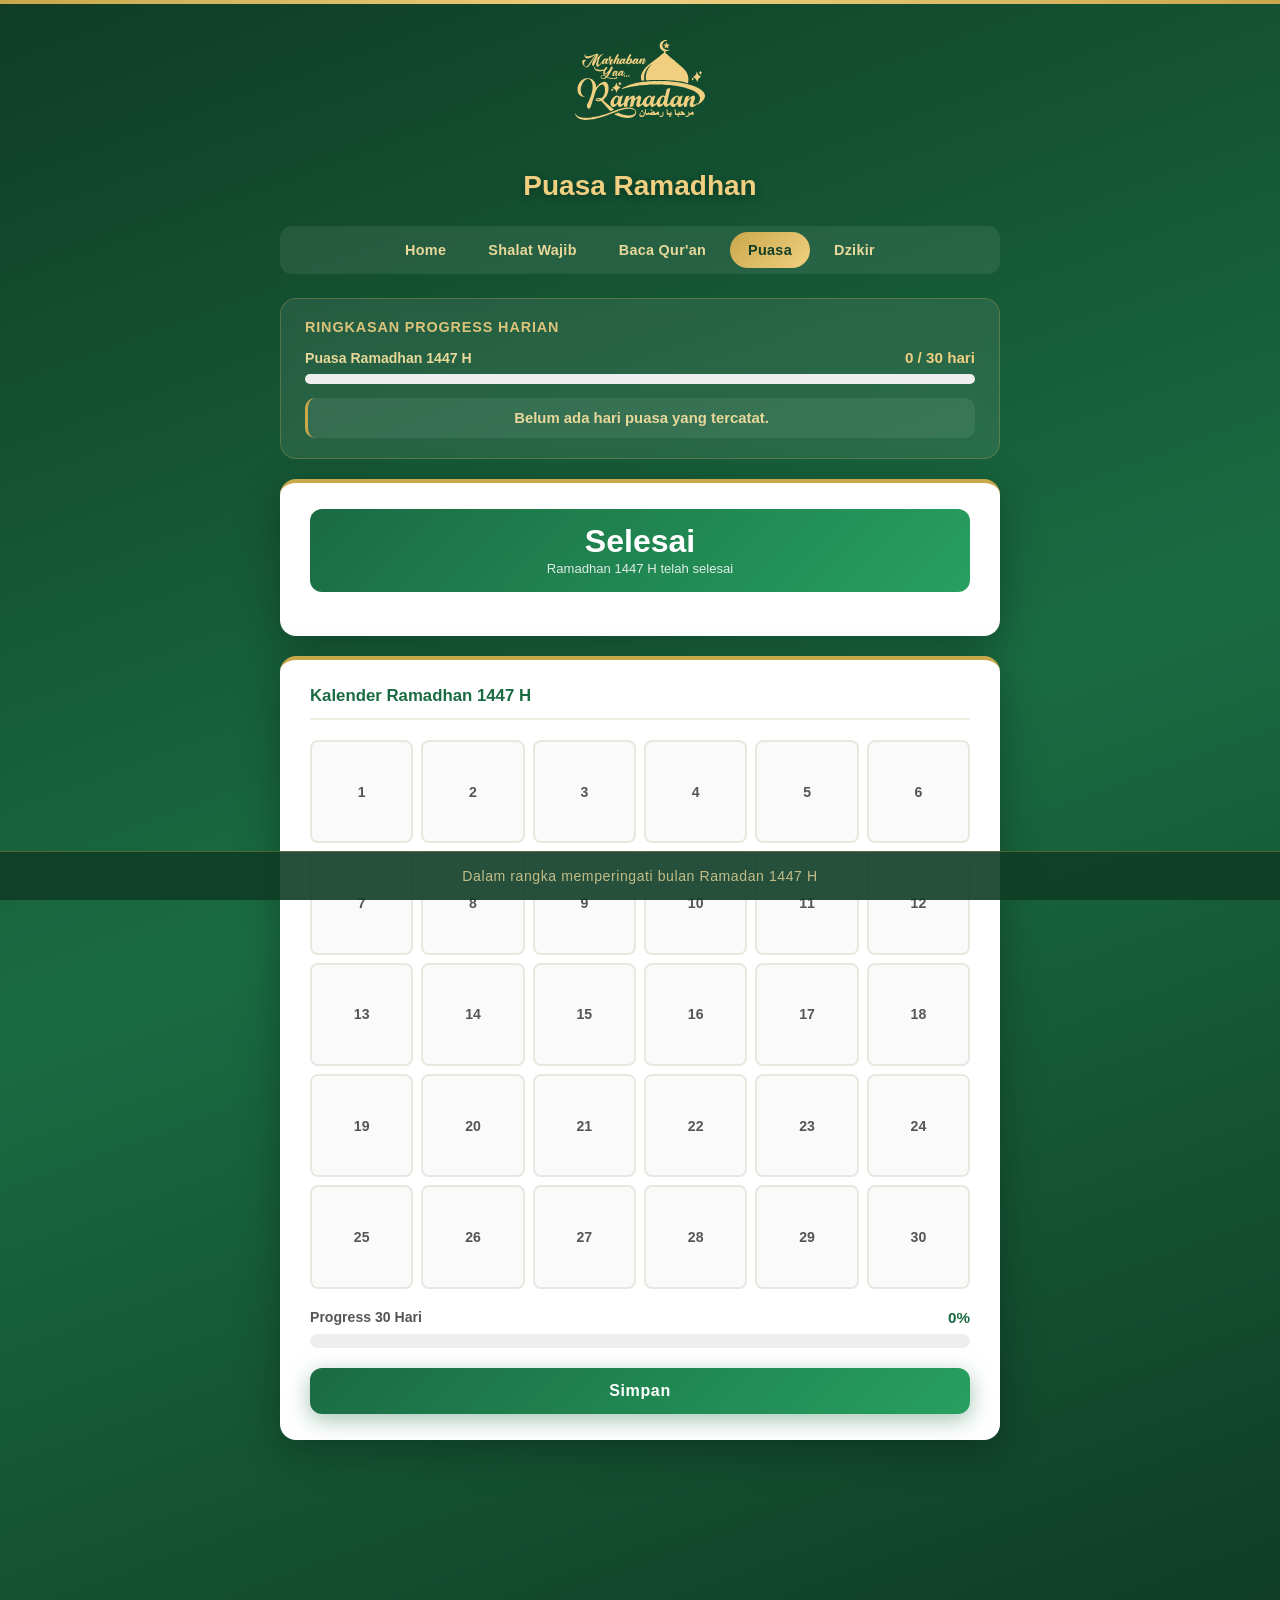
<file: views/Misi 4/puasa/index.html>
<!DOCTYPE html>
<html lang="id">
    <head>
        <title>Puasa - Ramadhan To-Do List</title>
        <link href="../styles.css" rel="stylesheet">
        <meta name="viewport" content="width=device-width, initial-scale=1.0">
        <meta charset="UTF-8">
    </head>

    <body>
        <header class="page-header">
            <img src="../assets/logo.svg" alt="Ramadan Logo">
            <h1>Puasa Ramadhan</h1>
        </header>

        <div class="page-wrapper">
            <nav class="navbar">
                <span class="nav-pill"></span>
                <ul>
                    <li><a href="../index.html">Home</a></li>
                    <li><a href="../shalat/index.html">Shalat Wajib</a></li>
                    <li><a href="../quran/index.html">Baca Qur'an</a></li>
                    <li><a href="index.html" class="active">Puasa</a></li>
                    <li><a href="../dzikir/index.html">Dzikir</a></li>
                </ul>
            </nav>

            <div class="daily-summary">
                <h2>Ringkasan Progress Harian</h2>
                <div class="progress-info">
                    <span class="progress-label" style="color:#e8d89a;">Puasa Ramadhan 1447 H</span>
                    <span class="progress-pct" style="color:#f0d080;" id="puasa-count">0 / 30 hari</span>
                </div>
                <div class="progress-bar-wrap">
                    <div class="progress-bar" id="puasa-bar"></div>
                </div>
                <div class="motivation-box" id="puasa-status">
                    Tandai hari puasa yang telah kamu jalani.
                </div>
            </div>

            <div class="feature-card" style="margin-bottom:20px;">
                <div class="ramadhan-day-indicator" id="day-indicator">
                    <div class="day-num" id="today-day">🌙</div>
                    <div class="day-label" id="today-day-label">Memuat data...</div>
                </div>
                <div class="today-check" id="today-check-wrap">
                    <input type="checkbox" id="today-puasa">
                    <label for="today-puasa">Sudah puasa hari ini</label>
                </div>
            </div>

            <div class="feature-card">
                <div class="feature-card-title">Kalender Ramadhan 1447 H</div>

                <div class="puasa-calendar-grid" id="puasa-calendar"></div>

                <div class="progress-info" style="margin-bottom:8px;">
                    <span class="progress-label">Progress 30 Hari</span>
                    <span class="progress-pct" id="puasa-pct-bar">0%</span>
                </div>
                <div class="progress-bar-wrap" style="height:14px;margin-bottom:20px;">
                    <div class="progress-bar" id="puasa-progress-bar"></div>
                </div>

                <button class="save-btn" onclick="savePuasa()">Simpan</button>
            </div>
        </div>

        <footer>
            <p>Dalam rangka memperingati bulan Ramadan 1447 H</p>
        </footer>

        <script>
            const RAMADHAN_START = new Date('2026-02-18T00:00:00');
            const STORAGE_KEY = 'puasa_days';

            function todayLocal() {
                const d = new Date();
                d.setHours(0, 0, 0, 0);
                return d;
            }

            function getRamadhanDay(date) {
                const d = new Date(date);
                d.setHours(0, 0, 0, 0);
                return Math.floor((d - RAMADHAN_START) / 86400000) + 1;
            }

            function loadDays() {
                return JSON.parse(localStorage.getItem(STORAGE_KEY) || '[]');
            }

            function saveDays(days) {
                localStorage.setItem(STORAGE_KEY, JSON.stringify(days));
            }

            function buildCalendar() {
                const days = loadDays();
                const todayDay = getRamadhanDay(todayLocal());
                const grid = document.getElementById('puasa-calendar');
                grid.innerHTML = '';

                for (let i = 1; i <= 30; i++) {
                    const cell = document.createElement('div');
                    cell.className = 'cal-day';
                    const isDone   = days.includes(i);
                    const isToday  = i === todayDay;
                    const isFuture = i > todayDay;

                    if (isDone) {
                        cell.classList.add('done');
                        cell.innerHTML = '<span style="font-size:1rem;">✓</span><small style="position:absolute;top:3px;left:0;right:0;text-align:center;font-size:0.6rem;opacity:0.7;">' + i + '</small>';
                    } else {
                        cell.textContent = i;
                        if (isToday)  cell.classList.add('today');
                        if (isFuture) cell.classList.add('future');
                    }

                    if (!isFuture) {
                        cell.style.cursor = 'pointer';
                        cell.title = 'Hari ke-' + i;
                        cell.addEventListener('click', () => toggleDay(i));
                    }

                    grid.appendChild(cell);
                }
            }

            function toggleDay(day) {
                const days = loadDays();
                const idx = days.indexOf(day);
                if (idx === -1) days.push(day);
                else days.splice(idx, 1);
                days.sort((a, b) => a - b);
                saveDays(days);


                const todayDay = getRamadhanDay(todayLocal());
                if (day === todayDay) {
                    document.getElementById('today-puasa').checked = days.includes(day);
                }

                updateUI();
                buildCalendar();
            }

            function updateUI() {
                const days = loadDays();
                const count = days.length;
                const pct = Math.round((count / 30) * 100);
                const todayDay = getRamadhanDay(todayLocal());

                document.getElementById('puasa-count').textContent = count + ' / 30 hari';
                document.getElementById('puasa-bar').style.width = pct + '%';
                document.getElementById('puasa-pct-bar').textContent = pct + '%';
                document.getElementById('puasa-progress-bar').style.width = pct + '%';

                if (todayDay >= 1 && todayDay <= 30) {
                    document.getElementById('today-day').textContent = 'Hari ke-' + todayDay;
                    document.getElementById('today-day-label').textContent = 'Ramadhan 1447 H';
                    document.getElementById('today-check-wrap').style.display = 'flex';
                    document.getElementById('today-puasa').checked = days.includes(todayDay);
                } else if (todayDay > 30) {
                    document.getElementById('today-day').textContent = 'Selesai';
                    document.getElementById('today-day-label').textContent = 'Ramadhan 1447 H telah selesai';
                    document.getElementById('today-check-wrap').style.display = 'none';
                } else {
                    document.getElementById('today-day').textContent = 'Menunggu';
                    document.getElementById('today-day-label').textContent = 'Ramadhan 1447 H belum dimulai';
                    document.getElementById('today-check-wrap').style.display = 'none';
                }

                const statusEl = document.getElementById('puasa-status');
                if (count === 0) {
                    statusEl.textContent = 'Belum ada hari puasa yang tercatat.';
                } else if (count < 15) {
                    statusEl.textContent = count + ' hari puasa - semangat terus!';
                } else if (count < 30) {
                    statusEl.textContent = count + ' hari puasa - hampir selesai!';
                } else {
                    statusEl.textContent = 'MasyaAllah! 30 hari puasa lengkap!';
                }
            }

            function savePuasa() {
                const todayDay = getRamadhanDay(todayLocal());
                if (todayDay >= 1 && todayDay <= 30) {
                    const checked = document.getElementById('today-puasa').checked;
                    const days = loadDays();
                    const idx = days.indexOf(todayDay);
                    if (checked && idx === -1) { days.push(todayDay); days.sort((a, b) => a - b); }
                    else if (!checked && idx !== -1) { days.splice(idx, 1); }
                    saveDays(days);
                }
                showToast('Data puasa tersimpan.');
                updateUI();
                buildCalendar();
            }

            function showToast(msg) {
                let c = document.querySelector('.toast-container');
                if (!c) { c = document.createElement('div'); c.className = 'toast-container'; document.body.appendChild(c); }
                const t = document.createElement('div');
                t.className = 'toast';
                t.textContent = msg;
                c.appendChild(t);
                setTimeout(() => t.remove(), 3000);
            }

            updateUI();
            buildCalendar();

            (function() {
                var nav = document.querySelector('.navbar');
                var pill = document.querySelector('.nav-pill');
                var active = document.querySelector('.navbar a.active');
                function movePill(el, animate) {
                    if (!pill || !nav || !el) return;
                    var nr = nav.getBoundingClientRect();
                    var er = el.getBoundingClientRect();
                    if (!animate) pill.style.transition = 'none';
                    pill.style.left   = (er.left - nr.left) + 'px';
                    pill.style.top    = (er.top  - nr.top)  + 'px';
                    pill.style.width  = er.width  + 'px';
                    pill.style.height = er.height + 'px';
                    pill.classList.add('visible');
                    if (!animate) requestAnimationFrame(function() { requestAnimationFrame(function() { pill.style.transition = ''; }); });
                }
                if (active) movePill(active, false);
                document.querySelectorAll('.navbar a').forEach(function(link) {
                    link.addEventListener('click', function(e) {
                        e.preventDefault();
                        var href = this.getAttribute('href');
                        var cur = document.querySelector('.navbar a.active');
                        if (cur) {
                            cur.classList.remove('active');
                            this.classList.add('active');
                            movePill(this, true);
                            setTimeout(function() { window.location.href = href; }, 490);
                        } else {
                            window.location.href = href;
                        }
                    });
                });
            })();
        </script>
    </body>
</html>
</file>
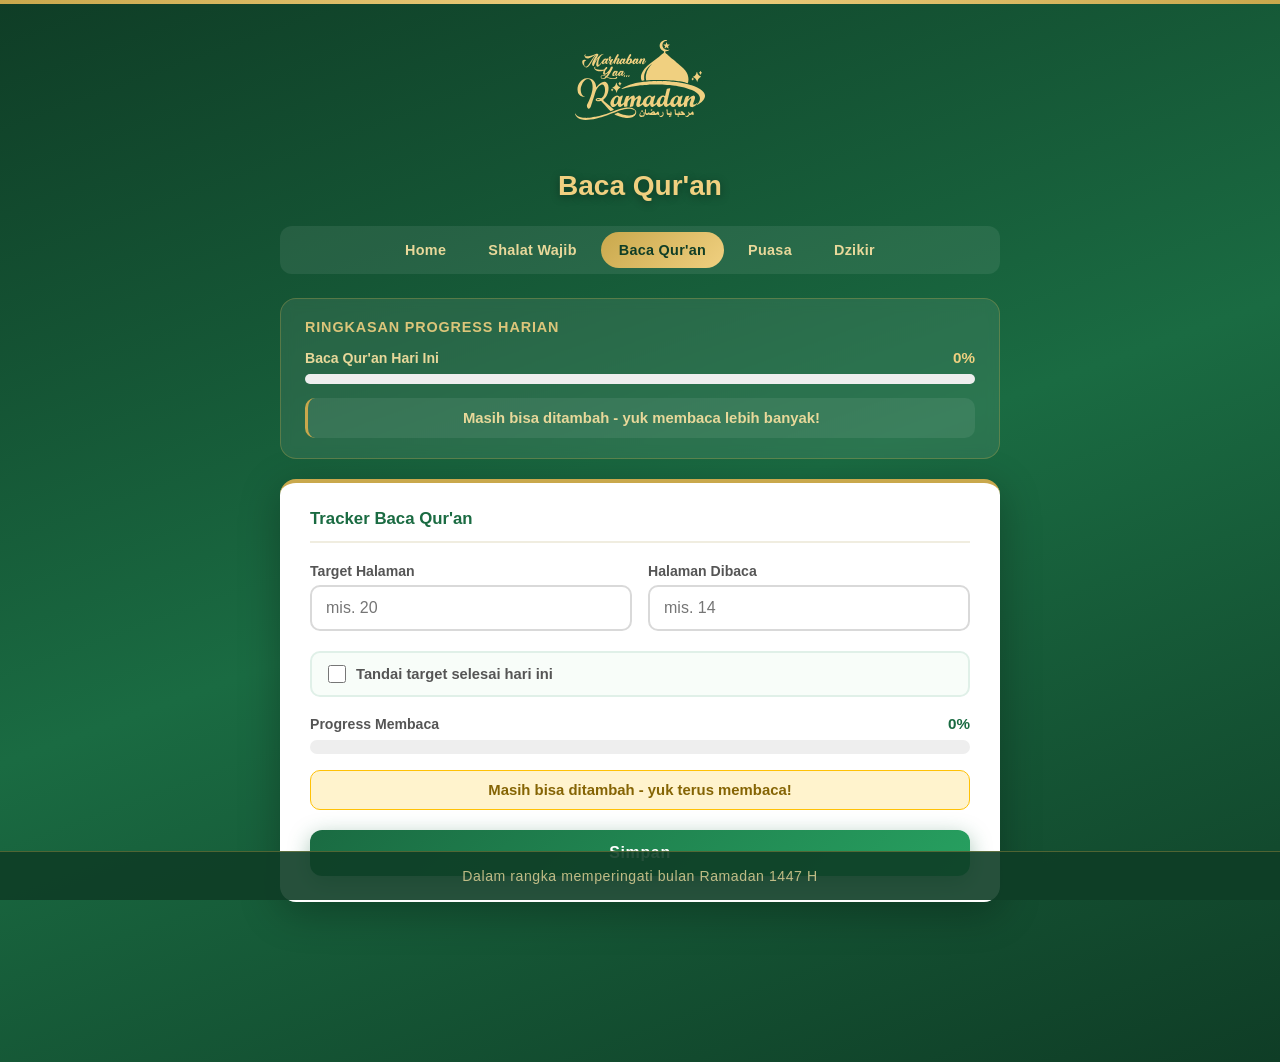
<file: views/Misi 4/quran/index.html>
<!DOCTYPE html>
<html lang="id">
    <head>
        <title>Baca Qur'an - Ramadhan To-Do List</title>
        <link href="../styles.css" rel="stylesheet">
        <meta name="viewport" content="width=device-width, initial-scale=1.0">
        <meta charset="UTF-8">
    </head>

    <body>
        <header class="page-header">
            <a href="../index.html"><img src="../assets/logo.svg" alt="Ramadan Logo"></a>
            <h1>Baca Qur'an</h1>
        </header>

        <div class="page-wrapper">
            <nav class="navbar">
                <span class="nav-pill"></span>
                <ul>
                    <li><a href="../index.html">Home</a></li>
                    <li><a href="../shalat/index.html">Shalat Wajib</a></li>
                    <li><a href="index.html" class="active">Baca Qur'an</a></li>
                    <li><a href="../puasa/index.html">Puasa</a></li>
                    <li><a href="../dzikir/index.html">Dzikir</a></li>
                </ul>
            </nav>

            <div class="daily-summary">
                <h2>Ringkasan Progress Harian</h2>
                <div class="progress-info">
                    <span class="progress-label" style="color:#e8d89a;">Baca Qur'an Hari Ini</span>
                    <span class="progress-pct" style="color:#f0d080;" id="quran-pct">0%</span>
                </div>
                <div class="progress-bar-wrap">
                    <div class="progress-bar" id="quran-bar"></div>
                </div>
                <div class="motivation-box" id="quran-status">
                    Masukkan target dan halaman yang sudah dibaca.
                </div>
            </div>

            <div class="feature-card">
                <div class="feature-card-title">Tracker Baca Qur'an</div>

                <div class="quran-inputs">
                    <div class="input-group">
                        <label for="target-halaman">Target Halaman</label>
                        <input type="number" id="target-halaman" min="1" max="604" placeholder="mis. 20">
                    </div>
                    <div class="input-group">
                        <label for="dibaca-halaman">Halaman Dibaca</label>
                        <input type="number" id="dibaca-halaman" min="0" max="604" placeholder="mis. 14">
                    </div>
                </div>

                <div class="mark-done-wrap">
                    <input type="checkbox" id="mark-done">
                    <label for="mark-done">Tandai target selesai hari ini</label>
                </div>

                <div class="progress-info" style="margin-bottom:8px;">
                    <span class="progress-label">Progress Membaca</span>
                    <span class="progress-pct" id="quran-progress-pct">0%</span>
                </div>
                <div class="progress-bar-wrap" style="height:14px;margin-bottom:16px;">
                    <div class="progress-bar" id="quran-progress-bar"></div>
                </div>
                <div class="status-text status-low" id="quran-status-detail" style="margin-bottom:20px;">
                    Masukkan data untuk melihat progress
                </div>

                <button class="save-btn" onclick="saveQuran()">Simpan</button>
            </div>
        </div>

        <footer>
            <p>Dalam rangka memperingati bulan Ramadan 1447 H</p>
        </footer>

        <script>
            const TODAY_KEY = 'quran_' + new Date().toISOString().split('T')[0];

            function calcPct() {
                if (document.getElementById('mark-done').checked) return 100;
                const target = parseInt(document.getElementById('target-halaman').value) || 0;
                const dibaca = parseInt(document.getElementById('dibaca-halaman').value) || 0;
                if (target <= 0) return 0;
                return Math.min(100, Math.round((dibaca / target) * 100));
            }

            function updateUI() {
                const pct = calcPct();
                document.getElementById('quran-progress-pct').textContent = pct + '%';
                document.getElementById('quran-progress-bar').style.width = pct + '%';
                document.getElementById('quran-pct').textContent = pct + '%';
                document.getElementById('quran-bar').style.width = pct + '%';

                const statusDetail  = document.getElementById('quran-status-detail');
                const statusSummary = document.getElementById('quran-status');

                if (pct < 50) {
                    statusDetail.textContent  = 'Masih bisa ditambah - yuk terus membaca!';
                    statusDetail.className    = 'status-text status-low';
                    statusSummary.textContent = 'Masih bisa ditambah - yuk membaca lebih banyak!';
                } else if (pct < 100) {
                    statusDetail.textContent  = 'Hampir selesai - selesaikan targetmu!';
                    statusDetail.className    = 'status-text status-mid';
                    statusSummary.textContent = 'Hampir selesai! Sedikit lagi mencapai target.';
                } else {
                    statusDetail.textContent  = 'Target tercapai! MasyaAllah.';
                    statusDetail.className    = 'status-text status-done';
                    statusSummary.textContent = 'Target tercapai! Alhamdulillah.';
                }
            }

            function loadQuran() {
                const saved = JSON.parse(localStorage.getItem(TODAY_KEY) || 'null');
                if (saved) {
                    document.getElementById('target-halaman').value = saved.target || '';
                    document.getElementById('dibaca-halaman').value = saved.dibaca || '';
                    document.getElementById('mark-done').checked    = !!saved.done;
                }
                updateUI();
            }

            function saveQuran() {
                const target = parseInt(document.getElementById('target-halaman').value) || 0;
                const dibaca = parseInt(document.getElementById('dibaca-halaman').value) || 0;
                const done   = document.getElementById('mark-done').checked;
                localStorage.setItem(TODAY_KEY, JSON.stringify({ target, dibaca, done }));
                showToast("Progress Qur'an tersimpan.");
                updateUI();
            }

            function showToast(msg) {
                let c = document.querySelector('.toast-container');
                if (!c) { c = document.createElement('div'); c.className = 'toast-container'; document.body.appendChild(c); }
                const t = document.createElement('div');
                t.className = 'toast';
                t.textContent = msg;
                c.appendChild(t);
                setTimeout(() => t.remove(), 3000);
            }

            document.getElementById('target-halaman').addEventListener('input', updateUI);
            document.getElementById('dibaca-halaman').addEventListener('input', updateUI);
            document.getElementById('mark-done').addEventListener('change', updateUI);

            loadQuran();

            (function() {
                var nav = document.querySelector('.navbar');
                var pill = document.querySelector('.nav-pill');
                var active = document.querySelector('.navbar a.active');
                function movePill(el, animate) {
                    if (!pill || !nav || !el) return;
                    var nr = nav.getBoundingClientRect();
                    var er = el.getBoundingClientRect();
                    if (!animate) pill.style.transition = 'none';
                    pill.style.left   = (er.left - nr.left) + 'px';
                    pill.style.top    = (er.top  - nr.top)  + 'px';
                    pill.style.width  = er.width  + 'px';
                    pill.style.height = er.height + 'px';
                    pill.classList.add('visible');
                    if (!animate) requestAnimationFrame(function() { requestAnimationFrame(function() { pill.style.transition = ''; }); });
                }
                if (active) movePill(active, false);
                document.querySelectorAll('.navbar a').forEach(function(link) {
                    link.addEventListener('click', function(e) {
                        e.preventDefault();
                        var href = this.getAttribute('href');
                        var cur = document.querySelector('.navbar a.active');
                        if (cur) {
                            cur.classList.remove('active');
                            this.classList.add('active');
                            movePill(this, true);
                            setTimeout(function() { window.location.href = href; }, 490);
                        } else {
                            window.location.href = href;
                        }
                    });
                });
            })();
        </script>
    </body>
</html>
</file>
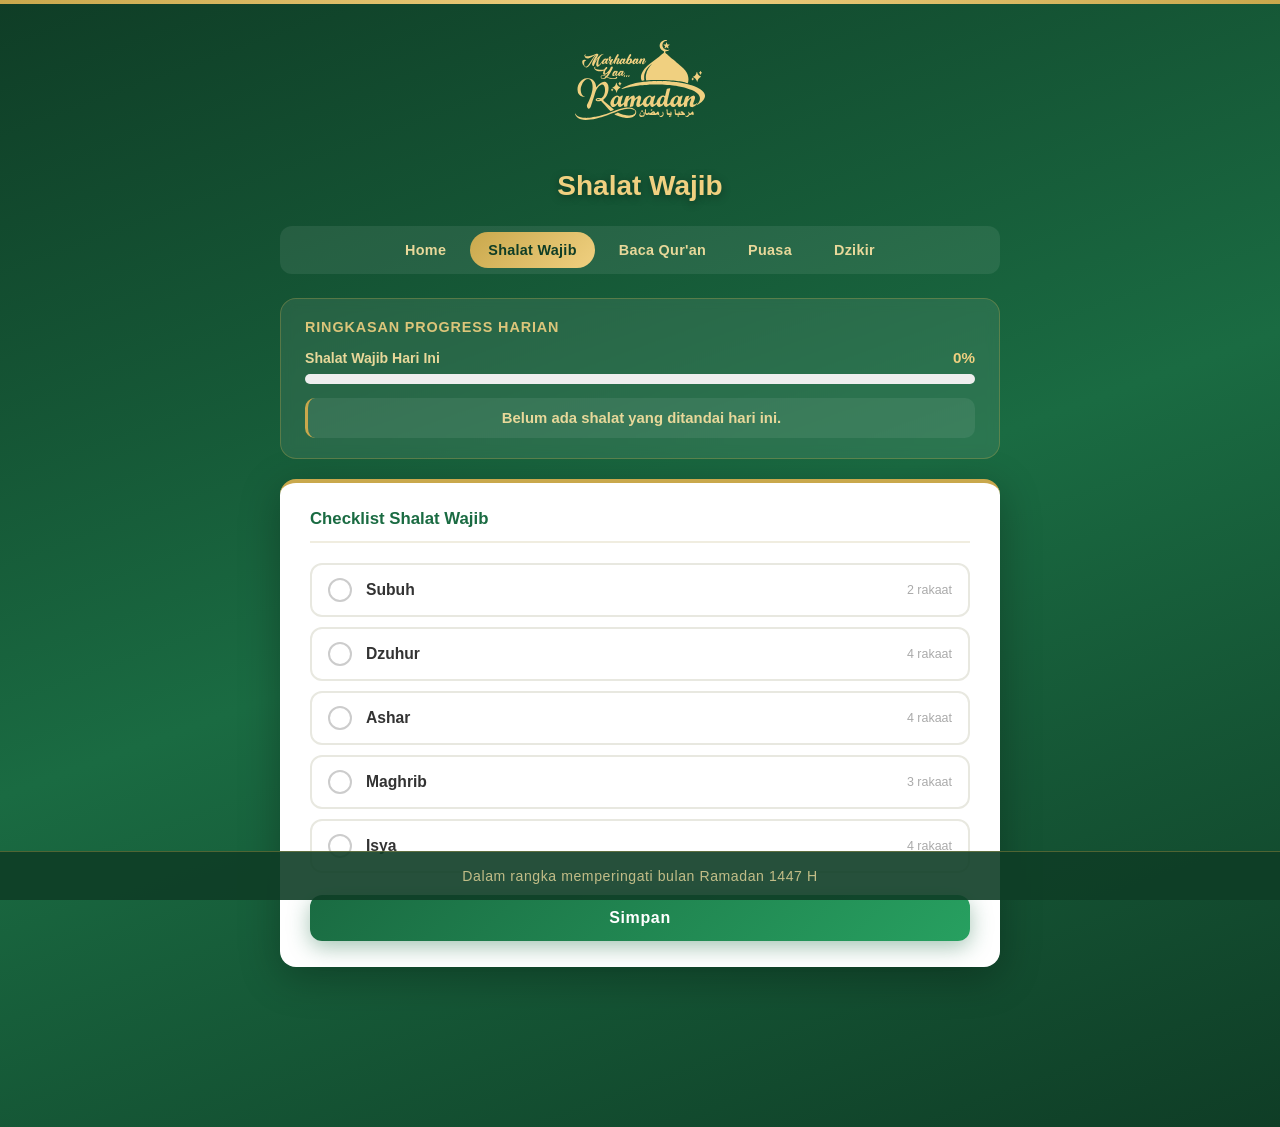
<file: views/Misi 4/shalat/index.html>
<!DOCTYPE html>
<html lang="id">
    <head>
        <title>Shalat Wajib - Ramadhan To-Do List</title>
        <link href="../styles.css" rel="stylesheet">
        <meta name="viewport" content="width=device-width, initial-scale=1.0">
        <meta charset="UTF-8">
    </head>

    <body>
        <header class="page-header">
            <a href="../index.html"><img src="../assets/logo.svg" alt="Ramadan Logo"></a>
            <h1>Shalat Wajib</h1>
        </header>

        <div class="page-wrapper">
            <nav class="navbar">
                <span class="nav-pill"></span>
                <ul>
                    <li><a href="../index.html">Home</a></li>
                    <li><a href="index.html" class="active">Shalat Wajib</a></li>
                    <li><a href="../quran/index.html">Baca Qur'an</a></li>
                    <li><a href="../puasa/index.html">Puasa</a></li>
                    <li><a href="../dzikir/index.html">Dzikir</a></li>
                </ul>
            </nav>

            <div class="daily-summary">
                <h2>Ringkasan Progress Harian</h2>
                <div class="progress-info">
                    <span class="progress-label" style="color:#e8d89a;">Shalat Wajib Hari Ini</span>
                    <span class="progress-pct" style="color:#f0d080;" id="shalat-pct">0%</span>
                </div>
                <div class="progress-bar-wrap">
                    <div class="progress-bar" id="shalat-bar"></div>
                </div>
                <div class="motivation-box" id="shalat-status">
                    Tandai shalat yang telah kamu laksanakan hari ini.
                </div>
            </div>

            <div class="feature-card">
                <div class="feature-card-title">Checklist Shalat Wajib</div>

                <div class="shalat-list" id="shalat-list">
                    <label class="shalat-item">
                        <input type="checkbox" class="shalat-cb">
                        <span class="shalat-custom-check">✓</span>
                        <span class="shalat-name">Subuh</span>
                        <span class="shalat-time">2 rakaat</span>
                    </label>
                    <label class="shalat-item">
                        <input type="checkbox" class="shalat-cb">
                        <span class="shalat-custom-check">✓</span>
                        <span class="shalat-name">Dzuhur</span>
                        <span class="shalat-time">4 rakaat</span>
                    </label>
                    <label class="shalat-item">
                        <input type="checkbox" class="shalat-cb">
                        <span class="shalat-custom-check">✓</span>
                        <span class="shalat-name">Ashar</span>
                        <span class="shalat-time">4 rakaat</span>
                    </label>
                    <label class="shalat-item">
                        <input type="checkbox" class="shalat-cb">
                        <span class="shalat-custom-check">✓</span>
                        <span class="shalat-name">Maghrib</span>
                        <span class="shalat-time">3 rakaat</span>
                    </label>
                    <label class="shalat-item">
                        <input type="checkbox" class="shalat-cb">
                        <span class="shalat-custom-check">✓</span>
                        <span class="shalat-name">Isya</span>
                        <span class="shalat-time">4 rakaat</span>
                    </label>
                </div>

                <button class="save-btn" onclick="saveShalat()">Simpan</button>
            </div>
        </div>

        <footer>
            <p>Dalam rangka memperingati bulan Ramadan 1447 H</p>
        </footer>

        <script>
            const TODAY_KEY = 'shalat_' + new Date().toISOString().split('T')[0];

            function updateProgress() {
                const checkboxes = document.querySelectorAll('.shalat-cb');
                const count = Array.from(checkboxes).filter(cb => cb.checked).length;
                const pct = Math.round((count / 5) * 100);

                document.getElementById('shalat-pct').textContent = pct + '%';
                document.getElementById('shalat-bar').style.width = pct + '%';

                const statusEl = document.getElementById('shalat-status');
                if (pct === 0) {
                    statusEl.textContent = 'Belum ada shalat yang ditandai hari ini.';
                    statusEl.style.borderLeftColor = '#c9a84c';
                    statusEl.style.background = '';
                } else if (pct <= 40) {
                    statusEl.textContent = 'Belum optimal - semangat terus!';
                    statusEl.style.borderLeftColor = '#ffc107';
                    statusEl.style.background = 'rgba(255,193,7,0.08)';
                } else if (pct < 100) {
                    statusEl.textContent = 'Cukup baik - lanjutkan ibadahmu!';
                    statusEl.style.borderLeftColor = '#17a2b8';
                    statusEl.style.background = 'rgba(23,162,184,0.08)';
                } else {
                    statusEl.textContent = 'MasyaAllah lengkap! Alhamdulillah.';
                    statusEl.style.borderLeftColor = '#28a745';
                    statusEl.style.background = 'rgba(40,167,69,0.1)';
                }
            }

            function loadShalat() {
                const saved = JSON.parse(localStorage.getItem(TODAY_KEY) || '[]');
                const items = document.querySelectorAll('#shalat-list .shalat-item');
                document.querySelectorAll('.shalat-cb').forEach((cb, i) => {
                    cb.checked = !!saved[i];
                    items[i].classList.toggle('checked', !!saved[i]);
                });
                updateProgress();
            }

            function saveShalat() {
                const data = Array.from(document.querySelectorAll('.shalat-cb')).map(cb => cb.checked);
                localStorage.setItem(TODAY_KEY, JSON.stringify(data));
                showToast('Progress shalat tersimpan.');
            }

            function showToast(msg) {
                let c = document.querySelector('.toast-container');
                if (!c) { c = document.createElement('div'); c.className = 'toast-container'; document.body.appendChild(c); }
                const t = document.createElement('div');
                t.className = 'toast';
                t.textContent = msg;
                c.appendChild(t);
                setTimeout(() => t.remove(), 3000);
            }

            document.querySelectorAll('.shalat-cb').forEach(cb => {
                cb.addEventListener('change', function () {
                    this.closest('.shalat-item').classList.toggle('checked', this.checked);
                    updateProgress();
                });
            });

            loadShalat();

            (function() {
                var nav = document.querySelector('.navbar');
                var pill = document.querySelector('.nav-pill');
                var active = document.querySelector('.navbar a.active');
                function movePill(el, animate) {
                    if (!pill || !nav || !el) return;
                    var nr = nav.getBoundingClientRect();
                    var er = el.getBoundingClientRect();
                    if (!animate) pill.style.transition = 'none';
                    pill.style.left   = (er.left - nr.left) + 'px';
                    pill.style.top    = (er.top  - nr.top)  + 'px';
                    pill.style.width  = er.width  + 'px';
                    pill.style.height = er.height + 'px';
                    pill.classList.add('visible');
                    if (!animate) requestAnimationFrame(function() { requestAnimationFrame(function() { pill.style.transition = ''; }); });
                }
                if (active) movePill(active, false);
                document.querySelectorAll('.navbar a').forEach(function(link) {
                    link.addEventListener('click', function(e) {
                        e.preventDefault();
                        var href = this.getAttribute('href');
                        var cur = document.querySelector('.navbar a.active');
                        if (cur) {
                            cur.classList.remove('active');
                            this.classList.add('active');
                            movePill(this, true);
                            setTimeout(function() { window.location.href = href; }, 490);
                        } else {
                            window.location.href = href;
                        }
                    });
                });
            })();
        </script>
    </body>
</html>
</file>
<file: styles.css>
﻿*, *::before, *::after {
    margin: 0;
    padding: 0;
    box-sizing: border-box;
}

html {
    scroll-behavior: smooth;
}

body {
    font-family: 'Segoe UI', system-ui, -apple-system, sans-serif;
    background: #0f3d26;
    color: #1a2e1f;
    min-height: 100vh;
    overflow-x: hidden;
}

.portal-header {
    position: sticky;
    top: 0;
    z-index: 900;
    background: linear-gradient(135deg, #09261a, #0f3d26 60%, #09261a);
    border-bottom: 2px solid #c9a84c;
    box-shadow: 0 4px 20px rgba(0, 0, 0, 0.5);
}

.portal-nav {
    display: flex;
    align-items: center;
    justify-content: space-between;
    max-width: 1300px;
    margin: 0 auto;
    padding: 0 24px;
    height: 66px;
    gap: 16px;
}

.nav-brand {
    display: flex;
    align-items: center;
    gap: 10px;
    flex-shrink: 0;
    text-decoration: none;
}

.nav-title {
    font-size: 1.12rem;
    font-weight: 700;
    color: #f0d080;
    letter-spacing: 0.03em;
    white-space: nowrap;
}

.nav-menu {
    display: flex;
    list-style: none;
    gap: 2px;
    align-items: center;
}

.nav-link {
    display: block;
    padding: 8px 13px;
    color: #b8dcc5;
    text-decoration: none;
    font-size: 0.875rem;
    font-weight: 500;
    border-radius: 8px;
    transition: background 0.2s ease, color 0.2s ease;
    white-space: nowrap;
}

.nav-link:hover,
.nav-link.active {
    background: rgba(201, 168, 76, 0.2);
    color: #f0d080;
}

.nav-link.active {
    font-weight: 700;
}

.nav-toggle {
    display: none;
    flex-direction: column;
    justify-content: space-between;
    width: 26px;
    height: 20px;
    background: none;
    border: none;
    cursor: pointer;
    padding: 0;
    flex-shrink: 0;
}

.nav-toggle span {
    display: block;
    height: 2px;
    border-radius: 2px;
    background: #f0d080;
    transition: transform 0.28s ease, opacity 0.28s ease;
}

.nav-toggle.open span:nth-child(1) { transform: translateY(9px) rotate(45deg); }
.nav-toggle.open span:nth-child(2) { opacity: 0; transform: scaleX(0); }
.nav-toggle.open span:nth-child(3) { transform: translateY(-9px) rotate(-45deg); }

.hero-section {
    position: relative;
    min-height: calc(100vh - 66px);
    display: flex;
    align-items: center;
    justify-content: center;
    background: linear-gradient(160deg, #082218, #1a6b42 48%, #082218);
    overflow: hidden;
    padding: 72px 24px 80px;
}

.hero-section::before {
    content: '';
    position: absolute;
    inset: 0;
    background:
        radial-gradient(ellipse at 18% 55%, rgba(201, 168, 76, 0.09) 0%, transparent 60%),
        radial-gradient(ellipse at 82% 30%, rgba(39, 160, 96, 0.14) 0%, transparent 55%);
    pointer-events: none;
}

.hero-ornament {
    position: absolute;
    left: 0;
    right: 0;
    height: 3px;
    background: linear-gradient(90deg, transparent 0%, #c9a84c 30%, #f0d080 50%, #c9a84c 70%, transparent 100%);
}

.hero-ornament--top    { top: 0; }
.hero-ornament--bottom { bottom: 0; }

.hero-content {
    position: relative;
    text-align: center;
    max-width: 720px;
    z-index: 1;
}

.hero-arabic {
    font-size: 2.2rem;
    color: #f0d080;
    letter-spacing: 0.06em;
    text-shadow: 0 0 28px rgba(240, 208, 128, 0.45);
    margin-bottom: 22px;
}

.hero-title {
    font-size: clamp(2rem, 5vw, 3rem);
    color: #ffffff;
    line-height: 1.25;
    margin-bottom: 20px;
    text-shadow: 0 3px 16px rgba(0, 0, 0, 0.45);
}

.hero-highlight {
    color: #f0d080;
}

.hero-desc {
    font-size: 1.05rem;
    color: #a8d4b8;
    line-height: 1.85;
    margin-bottom: 28px;
    max-width: 580px;
    margin-left: auto;
    margin-right: auto;
}

.hero-date {
    display: inline-flex;
    align-items: center;
    gap: 10px;
    background: rgba(201, 168, 76, 0.12);
    border: 1px solid rgba(201, 168, 76, 0.35);
    border-radius: 999px;
    padding: 8px 24px;
    color: #f0d080;
    font-size: 0.9rem;
    margin-bottom: 36px;
    letter-spacing: 0.02em;
}

.date-sep { opacity: 0.45; }

.hero-cta {
    display: inline-block;
    padding: 14px 38px;
    background: linear-gradient(135deg, #c9a84c 0%, #f0d080 100%);
    color: #0f3d26;
    text-decoration: none;
    font-weight: 800;
    font-size: 1rem;
    border-radius: 999px;
    letter-spacing: 0.03em;
    box-shadow: 0 6px 24px rgba(201, 168, 76, 0.42);
    transition: transform 0.2s ease, box-shadow 0.2s ease;
}

.hero-cta:hover {
    transform: translateY(-3px);
    box-shadow: 0 12px 34px rgba(201, 168, 76, 0.58);
}

.features-section {
    background: #fdf5e0;
    padding: 72px 24px 88px;
}

.section-title {
    text-align: center;
    font-size: clamp(1.6rem, 3vw, 2.2rem);
    color: #0f3d26;
    margin-bottom: 10px;
}

.section-sub {
    text-align: center;
    color: #3e5e47;
    font-size: 1rem;
    margin-bottom: 52px;
}

.features-grid {
    display: grid;
    grid-template-columns: repeat(auto-fit, minmax(240px, 1fr));
    gap: 24px;
    max-width: 800px;
    margin: 0 auto;
}

.feature-card {
    background: #ffffff;
    border-radius: 16px;
    padding: 32px 24px;
    border-top: 4px solid #c9a84c;
    box-shadow: 0 4px 24px rgba(15, 61, 38, 0.1);
    display: flex;
    flex-direction: column;
    transition: transform 0.22s ease, box-shadow 0.22s ease;
}

.feature-card:hover {
    transform: translateY(-7px);
    box-shadow: 0 14px 38px rgba(15, 61, 38, 0.18);
}

.card-title {
    font-size: 1.12rem;
    font-weight: 700;
    color: #0f3d26;
    margin-bottom: 10px;
}

.card-desc {
    font-size: 0.88rem;
    color: #567060;
    line-height: 1.75;
    flex: 1;
    margin-bottom: 22px;
}

.card-btn {
    display: inline-block;
    align-self: flex-start;
    padding: 10px 22px;
    background: linear-gradient(135deg, #1a6b42, #27a060);
    color: #ffffff;
    text-decoration: none;
    border-radius: 8px;
    font-size: 0.875rem;
    font-weight: 600;
    transition: filter 0.2s ease, transform 0.2s ease;
}

.card-btn:hover {
    filter: brightness(1.12);
    transform: translateX(3px);
}

.portal-footer {
    background: #07190e;
    color: #7aaa8a;
    text-align: center;
    padding: 22px 24px;
    font-size: 0.87rem;
    border-top: 2px solid rgba(201, 168, 76, 0.28);
    letter-spacing: 0.03em;
}

body.sub-page {
    display: flex;
    flex-direction: column;
    height: 100dvh;
    height: 100vh;
    overflow: hidden;
    background: #0f3d26;
}

.frame-wrap {
    flex: 1;
    overflow: hidden;
    position: relative;
}

.frame-wrap iframe {
    width: 100%;
    height: 100%;
    border: none;
    display: block;
}

@media (max-width: 820px) {
    .nav-toggle {
        display: flex;
    }

    .nav-menu {
        position: absolute;
        top: 66px;
        left: 0;
        right: 0;
        background: linear-gradient(180deg, #0a2918, #0f3d26 100%);
        flex-direction: column;
        padding: 10px 16px 18px;
        gap: 2px;
        border-bottom: 2px solid #c9a84c;
        box-shadow: 0 8px 28px rgba(0, 0, 0, 0.45);
        transform-origin: top;
        transform: scaleY(0);
        opacity: 0;
        pointer-events: none;
        transition: transform 0.26s ease, opacity 0.24s ease;
    }

    .nav-menu.open {
        transform: scaleY(1);
        opacity: 1;
        pointer-events: all;
    }

    .nav-link {
        padding: 12px 14px;
        font-size: 0.95rem;
        border-radius: 10px;
    }
}

@media (max-width: 600px) {
    .hero-arabic   { font-size: 1.65rem; }
    .hero-section  { padding: 48px 16px 60px; }
    .hero-cta      { padding: 12px 28px; font-size: 0.95rem; }
    .features-section { padding: 48px 16px 64px; }
    .feature-card  { padding: 24px 18px; }
    .features-grid { grid-template-columns: 1fr; }
}
</file>
<file: views/Misi 1/styles.css>
* {
    margin: 0;
    padding: 0;
    box-sizing: border-box;
}

body {
    font-family: 'Segoe UI', sans-serif;
    background: linear-gradient(160deg, #0f3d26, #1a6b42 50%, #0f3d26);
    min-height: 100vh;
    color: #333;
    padding: 40px 16px 60px;
}

body::before {
    content: '';
    position: fixed;
    top: 0;
    left: 0;
    width: 100%;
    height: 4px;
    background: linear-gradient(90deg, #c9a84c, #f0d080, #c9a84c);
    z-index: 100;
}

h1 {
    text-align: center;
    margin: 36px 0 24px;
    font-size: 1.75rem;
    color: #f0d080;
    text-shadow: 0 2px 8px rgba(0,0,0,0.35);
}

.container {
    display: flex;
    gap: 28px;
    align-items: stretch;
    max-width: 1400px;
    margin: 0 auto;
}

section {
    flex: 1;
    display: flex;
    flex-direction: column;
}

article {
    flex: 1;
    padding: 32px 36px;
    background: #fff;
    border-radius: 12px;
    border-top: 4px solid #c9a84c;
    box-shadow: 0 8px 32px rgba(0,0,0,0.25);
}

.arabic {
    font-size: 1.45rem;
    line-height: 2.2;
    text-align: right;
    direction: rtl;
    color: #1a6b42;
    font-weight: 700;
    margin-bottom: 10px;
    padding: 12px 16px;
    background: #fdf8ec;
    border-right: 4px solid #c9a84c;
    border-radius: 6px;
}

.transliteration {
    font-size: 0.97rem;
    font-style: italic;
    color: #666;
    margin-bottom: 6px;
    padding-left: 6px;
    line-height: 1.7;
}

.translate {
    font-size: 0.93rem;
    color: #444;
    line-height: 1.75;
    margin-bottom: 24px;
    padding: 10px 14px;
    border-left: 3px solid #e8d89a;
    background: #fffef7;
    border-radius: 0 6px 6px 0;
}

footer {
    text-align: center;
    margin-top: 40px;
    padding: 16px 24px;
    color: #e8d89a;
    font-size: 0.88rem;
    letter-spacing: 0.04em;
    border-top: 1px solid rgba(201, 168, 76, 0.35);
    position: fixed;
    left: 0;
    bottom: 0;
    width: 100%;
    background: rgba(15, 61, 38, 0.9);
}

footer p {
    opacity: 0.8;
}

@media (max-width: 860px) {
    .container {
        flex-direction: column;
    }
}

@media (max-width: 600px) {
    article { padding: 24px 20px; }
    h1 { font-size: 1.4rem; }
    .arabic { font-size: 1.25rem; }
}
</file>
<file: views/Misi 2/styles.css>
* {
    margin: 0;
    padding: 0;
    box-sizing: border-box;
}

body {
    font-family: 'Segoe UI', sans-serif;
    background: linear-gradient(160deg, #0f3d26, #1a6b42 50%, #0f3d26);
    min-height: 100vh;
    color: #333;
    padding: 40px 16px 60px;
}

body::before {
    content: '';
    position: fixed;
    top: 0;
    left: 0;
    width: 100%;
    height: 4px;
    background: linear-gradient(90deg, #c9a84c, #f0d080, #c9a84c);
    z-index: 100;
}

h1 {
    text-align: center;
    margin: 36px 0 24px;
    font-size: 1.75rem;
    color: #f0d080;
    text-shadow: 0 2px 8px rgba(0,0,0,0.35);
}

.container {
    display: flex;
    gap: 28px;
    align-items: stretch;
    max-width: 1400px;
    margin: 0 auto;
}

section {
    flex: 1;
    display: flex;
    flex-direction: column;
}

article {
    flex: 1;
    padding: 32px 36px;
    background: #fff;
    border-radius: 12px;
    border-top: 4px solid #c9a84c;
    box-shadow: 0 8px 32px rgba(0,0,0,0.25);
}

.arabic {
    font-size: 1.45rem;
    line-height: 2.2;
    text-align: right;
    direction: rtl;
    color: #1a6b42;
    font-weight: 700;
    margin-bottom: 10px;
    padding: 12px 16px;
    background: #fdf8ec;
    border-right: 4px solid #c9a84c;
    border-radius: 6px;
}

.transliteration {
    font-size: 0.97rem;
    font-style: italic;
    color: #666;
    margin-bottom: 6px;
    padding-left: 6px;
    line-height: 1.7;
}

.translate {
    font-size: 0.93rem;
    color: #444;
    line-height: 1.75;
    margin-bottom: 24px;
    padding: 10px 14px;
    border-left: 3px solid #e8d89a;
    background: #fffef7;
    border-radius: 0 6px 6px 0;
}

footer {
    text-align: center;
    margin-top: 40px;
    padding: 16px 24px;
    color: #e8d89a;
    font-size: 0.88rem;
    letter-spacing: 0.04em;
    border-top: 1px solid rgba(201, 168, 76, 0.35);
    position: fixed;
    left: 0;
    bottom: 0;
    width: 100%;
    background: rgba(15, 61, 38, 0.9);
}

footer p {
    opacity: 0.8;
}

.toast-container {
    position: fixed;
    top: 80px;
    left: 50%;
    transform: translateX(-50%);
    display: flex;
    flex-direction: column;
    gap: 10px;
    align-items: center;
    z-index: 600;
    pointer-events: none;
}

.toast {
    background: linear-gradient(135deg, #1a6b42, #27a060);
    color: #fff;
    font-weight: 700;
    font-size: 0.92rem;
    padding: 12px 28px;
    border-radius: 999px;
    box-shadow: 0 6px 28px rgba(0,0,0,0.4);
    white-space: nowrap;
    animation: toastIn 0.35s cubic-bezier(0.34, 1.56, 0.64, 1) both,
               toastOut 0.35s ease 2.5s forwards;
}

.notif-btn {
    position: fixed;
    top: 16px;
    right: 16px;
    z-index: 300;
    background: linear-gradient(135deg, #c9a84c, #f0d080);
    border: none;
    border-radius: 50%;
    width: 52px;
    height: 52px;
    font-size: 1.5rem;
    cursor: pointer;
    display: flex;
    align-items: center;
    justify-content: center;
    box-shadow: 0 4px 18px rgba(0,0,0,0.35);
    transition: transform 0.15s ease, filter 0.15s ease;
}

.notif-btn:hover {
    filter: brightness(1.1);
    transform: scale(1.07);
}

.notif-count {
    position: absolute;
    top: 2px;
    right: 2px;
    background: #e53935;
    color: #fff;
    font-size: 0.6rem;
    font-weight: 800;
    min-width: 18px;
    height: 18px;
    border-radius: 999px;
    display: none;
    align-items: center;
    justify-content: center;
    padding: 0 4px;
    line-height: 1;
    border: 2px solid #f0d080;
}

.notif-panel {
    position: fixed;
    top: 0;
    right: 0;
    width: 300px;
    max-width: 90vw;
    height: 100vh;
    background: #0d3522;
    border-left: 2px solid #c9a84c;
    z-index: 400;
    display: flex;
    flex-direction: column;
    overflow: hidden;
    transform: translateX(105%);
    transition: transform 0.3s cubic-bezier(0.4, 0, 0.2, 1);
    box-shadow: -8px 0 32px rgba(0,0,0,0.45);
}

.notif-panel.open {
    transform: translateX(0);
}

.notif-panel-header {
    display: flex;
    justify-content: space-between;
    align-items: center;
    padding: 16px 20px;
    border-bottom: 1px solid rgba(201, 168, 76, 0.25);
    color: #f0d080;
    font-weight: 700;
    font-size: 0.95rem;
    letter-spacing: 0.04em;
    text-transform: uppercase;
    flex-shrink: 0;
}

.notif-close {
    background: transparent;
    border: none;
    color: #f0d080;
    font-size: 1.5rem;
    cursor: pointer;
    line-height: 1;
    opacity: 0.8;
    transition: opacity 0.2s;
}

.notif-close:hover { opacity: 1; }

.notif-body {
    flex: 1;
    overflow: hidden;
    padding: 12px;
    display: flex;
    flex-direction: column;
    gap: 8px;
    align-items: stretch;
}

.notif-empty {
    padding: 32px 20px;
    color: rgba(232, 216, 154, 0.4);
    font-size: 0.85rem;
    text-align: center;
    flex-shrink: 0;
    letter-spacing: 0.03em;
}

.notif-overlay {
    position: fixed;
    inset: 0;
    background: rgba(0,0,0,0.45);
    z-index: 350;
    opacity: 0;
    pointer-events: none;
    transition: opacity 0.3s ease;
}

.notif-overlay.visible {
    opacity: 1;
    pointer-events: all;
}

.badge {
    display: flex;
    align-items: center;
    gap: 8px;
    background: rgba(201, 168, 76, 0.15);
    border: 1px solid rgba(201, 168, 76, 0.4);
    color: #f0d080;
    font-weight: 600;
    font-size: 0.85rem;
    padding: 10px 14px;
    border-radius: 10px;
    animation: badgePop 0.35s cubic-bezier(0.34, 1.56, 0.64, 1) both;
    flex-shrink: 0;
}

.badge span {
    flex: 1;
    line-height: 1.4;
}

.close-btn {
    background: transparent;
    border: none;
    color: #f0d080;
    font-size: 1.1rem;
    line-height: 1;
    cursor: pointer;
    padding: 0;
    margin-left: auto;
    opacity: 0.45;
    transition: opacity 0.2s ease;
    flex-shrink: 0;
}

.close-btn:hover { opacity: 1; }

.dzikir-section {
    flex: 1;
    display: flex;
    flex-direction: column;
    align-items: center;
    gap: 28px;
    padding-bottom: 80px;
}

.counter-card {
    background: #fff;
    border-radius: 20px;
    border-top: 4px solid #c9a84c;
    box-shadow: 0 12px 40px rgba(0,0,0,0.3);
    padding: 36px 48px;
    text-align: center;
    width: 100%;
    max-width: 400px;
}

.counter-label {
    font-size: 0.9rem;
    letter-spacing: 0.08em;
    text-transform: uppercase;
    color: #888;
    margin-bottom: 8px;
}

.counter-display {
    font-size: 5rem;
    font-weight: 800;
    color: #1a6b42;
    line-height: 1;
    margin-bottom: 20px;
    transition: transform 0.15s ease;
}

.counter-display.bump {
    animation: bump 0.25s cubic-bezier(0.34, 1.56, 0.64, 1);
}

.progress-bar-wrap {
    background: #eee;
    border-radius: 999px;
    height: 10px;
    overflow: hidden;
    margin-bottom: 12px;
}

.progress-bar {
    height: 100%;
    width: 0%;
    background: linear-gradient(90deg, #1a6b42, #c9a84c);
    border-radius: 999px;
    transition: width 0.35s ease;
}

.target-info {
    font-size: 0.88rem;
    color: #666;
}

.btn-group {
    display: flex;
    gap: 16px;
    justify-content: center;
}

.btn {
    padding: 14px 36px;
    border: none;
    border-radius: 999px;
    font-size: 1.05rem;
    font-weight: 700;
    cursor: pointer;
    transition: transform 0.12s ease, box-shadow 0.12s ease, filter 0.12s ease;
    outline: none;
    letter-spacing: 0.03em;
}

.btn:hover {
    filter: brightness(1.08);
    box-shadow: 0 6px 20px rgba(0,0,0,0.22);
}

.btn:active {
    transform: scale(0.93);
    box-shadow: 0 2px 8px rgba(0,0,0,0.18);
}

.btn-tambah {
    background: linear-gradient(135deg, #1a6b42, #27a060);
    color: #fff;
    box-shadow: 0 4px 16px rgba(26, 107, 66, 0.45);
}

.btn-reset {
    background: linear-gradient(135deg, #c9a84c, #e8c86a);
    color: #0f3d26;
    box-shadow: 0 4px 16px rgba(201, 168, 76, 0.35);
}

.target-select-wrap {
    text-align: center;
    color: #e8d89a;
}

.target-select-wrap label {
    display: block;
    font-size: 0.88rem;
    margin-bottom: 10px;
    opacity: 0.85;
}

.target-options {
    display: flex;
    gap: 10px;
    justify-content: center;
    flex-wrap: wrap;
}

.target-opt {
    padding: 8px 20px;
    border-radius: 999px;
    border: 2px solid rgba(201, 168, 76, 0.5);
    background: transparent;
    color: #e8d89a;
    font-size: 0.92rem;
    font-weight: 600;
    cursor: pointer;
    transition: background 0.2s, border-color 0.2s, color 0.2s;
}

.target-opt:hover,
.target-opt.active {
    background: #c9a84c;
    border-color: #c9a84c;
    color: #0f3d26;
}

@media (max-width: 860px) {
    .container {
        flex-direction: column;
    }
}

@media (max-width: 600px) {
    article { padding: 24px 20px; }
    h1 { font-size: 1.4rem; }
    .arabic { font-size: 1.25rem; }
}

@media (max-width: 480px) {
    .counter-display { font-size: 3.6rem; }
    .counter-card { padding: 28px 24px; }
    .btn { padding: 12px 24px; font-size: 0.95rem; }
}

@keyframes bump {
    0%   { transform: scale(1); }
    50%  { transform: scale(1.18); }
    100% { transform: scale(1); }
}

@keyframes badgePop {
    0%   { transform: scale(0) translateY(-8px); opacity: 0; }
    100% { transform: scale(1) translateY(0);    opacity: 1; }
}

@keyframes toastIn {
    from { opacity: 0; transform: translateY(-16px) scale(0.88); }
    to   { opacity: 1; transform: translateY(0) scale(1); }
}

@keyframes toastOut {
    from { opacity: 1; transform: translateY(0) scale(1); }
    to   { opacity: 0; transform: translateY(-8px) scale(0.92); }
}
</file>
<file: views/Misi 3/styles.css>
* {
    margin: 0;
    padding: 0;
    box-sizing: border-box;
}

body {
    font-family: 'Segoe UI', sans-serif;
    background: linear-gradient(160deg, #0f3d26, #1a6b42 50%, #0f3d26);
    min-height: 100vh;
    color: #333;
    padding: 40px 16px 60px;
}

body::before {
    content: '';
    position: fixed;
    top: 0;
    left: 0;
    width: 100%;
    height: 4px;
    background: linear-gradient(90deg, #c9a84c, #f0d080, #c9a84c);
    z-index: 100;
}

h1 {
    text-align: center;
    margin: 36px 0 24px;
    font-size: 1.75rem;
    color: #f0d080;
    text-shadow: 0 2px 8px rgba(0,0,0,0.35);
}

.container {
    display: flex;
    gap: 28px;
    align-items: stretch;
    max-width: 1400px;
    margin: 0 auto;
}

section {
    flex: 1;
    display: flex;
    flex-direction: column;
}

article {
    flex: 1;
    padding: 32px 36px;
    background: #fff;
    border-radius: 12px;
    border-top: 4px solid #c9a84c;
    box-shadow: 0 8px 32px rgba(0,0,0,0.25);
}

.arabic {
    font-size: 1.45rem;
    line-height: 2.2;
    text-align: right;
    direction: rtl;
    color: #1a6b42;
    font-weight: 700;
    margin-bottom: 10px;
    padding: 12px 16px;
    background: #fdf8ec;
    border-right: 4px solid #c9a84c;
    border-radius: 6px;
}

.transliteration {
    font-size: 0.97rem;
    font-style: italic;
    color: #666;
    margin-bottom: 6px;
    padding-left: 6px;
    line-height: 1.7;
}

.translate {
    font-size: 0.93rem;
    color: #444;
    line-height: 1.75;
    margin-bottom: 24px;
    padding: 10px 14px;
    border-left: 3px solid #e8d89a;
    background: #fffef7;
    border-radius: 0 6px 6px 0;
}

footer {
    text-align: center;
    margin-top: 40px;
    padding: 16px 24px;
    color: #e8d89a;
    font-size: 0.88rem;
    letter-spacing: 0.04em;
    border-top: 1px solid rgba(201, 168, 76, 0.35);
    position: fixed;
    left: 0;
    bottom: 0;
    width: 100%;
    background: rgba(15, 61, 38, 0.9);
}

footer p {
    opacity: 0.8;
}

.toast-container {
    position: fixed;
    top: 80px;
    left: 50%;
    transform: translateX(-50%);
    display: flex;
    flex-direction: column;
    gap: 10px;
    align-items: center;
    z-index: 600;
    pointer-events: none;
}

.toast {
    background: linear-gradient(135deg, #1a6b42, #27a060);
    color: #fff;
    font-weight: 700;
    font-size: 0.92rem;
    padding: 12px 28px;
    border-radius: 999px;
    box-shadow: 0 6px 28px rgba(0,0,0,0.4);
    white-space: nowrap;
    animation: toastIn 0.35s cubic-bezier(0.34, 1.56, 0.64, 1) both,
               toastOut 0.35s ease 2.5s forwards;
}

.notif-btn {
    position: fixed;
    top: 16px;
    right: 16px;
    z-index: 300;
    background: linear-gradient(135deg, #c9a84c, #f0d080);
    border: none;
    border-radius: 50%;
    width: 52px;
    height: 52px;
    font-size: 1.5rem;
    cursor: pointer;
    display: flex;
    align-items: center;
    justify-content: center;
    box-shadow: 0 4px 18px rgba(0,0,0,0.35);
    transition: transform 0.15s ease, filter 0.15s ease;
}

.notif-btn:hover {
    filter: brightness(1.1);
    transform: scale(1.07);
}

.notif-count {
    position: absolute;
    top: 2px;
    right: 2px;
    background: #e53935;
    color: #fff;
    font-size: 0.6rem;
    font-weight: 800;
    min-width: 18px;
    height: 18px;
    border-radius: 999px;
    display: none;
    align-items: center;
    justify-content: center;
    padding: 0 4px;
    line-height: 1;
    border: 2px solid #f0d080;
}

.notif-panel {
    position: fixed;
    top: 0;
    right: 0;
    width: 300px;
    max-width: 90vw;
    height: 100vh;
    background: #0d3522;
    border-left: 2px solid #c9a84c;
    z-index: 400;
    display: flex;
    flex-direction: column;
    overflow: hidden;
    transform: translateX(105%);
    transition: transform 0.3s cubic-bezier(0.4, 0, 0.2, 1);
    box-shadow: -8px 0 32px rgba(0,0,0,0.45);
}

.notif-panel.open {
    transform: translateX(0);
}

.notif-panel-header {
    display: flex;
    justify-content: space-between;
    align-items: center;
    padding: 16px 20px;
    border-bottom: 1px solid rgba(201, 168, 76, 0.25);
    color: #f0d080;
    font-weight: 700;
    font-size: 0.95rem;
    letter-spacing: 0.04em;
    text-transform: uppercase;
    flex-shrink: 0;
}

.notif-close {
    background: transparent;
    border: none;
    color: #f0d080;
    font-size: 1.5rem;
    cursor: pointer;
    line-height: 1;
    opacity: 0.8;
    transition: opacity 0.2s;
}

.notif-close:hover { opacity: 1; }

.notif-body {
    flex: 1;
    overflow: hidden;
    padding: 12px;
    display: flex;
    flex-direction: column;
    gap: 8px;
    align-items: stretch;
}

.notif-empty {
    padding: 32px 20px;
    color: rgba(232, 216, 154, 0.4);
    font-size: 0.85rem;
    text-align: center;
    flex-shrink: 0;
    letter-spacing: 0.03em;
}

.notif-overlay {
    position: fixed;
    inset: 0;
    background: rgba(0,0,0,0.45);
    z-index: 350;
    opacity: 0;
    pointer-events: none;
    transition: opacity 0.3s ease;
}

.notif-overlay.visible {
    opacity: 1;
    pointer-events: all;
}

.badge {
    display: flex;
    align-items: center;
    gap: 8px;
    background: rgba(201, 168, 76, 0.15);
    border: 1px solid rgba(201, 168, 76, 0.4);
    color: #f0d080;
    font-weight: 600;
    font-size: 0.85rem;
    padding: 10px 14px;
    border-radius: 10px;
    animation: badgePop 0.35s cubic-bezier(0.34, 1.56, 0.64, 1) both;
    flex-shrink: 0;
}

.badge span {
    flex: 1;
    line-height: 1.4;
}

.close-btn {
    background: transparent;
    border: none;
    color: #f0d080;
    font-size: 1.1rem;
    line-height: 1;
    cursor: pointer;
    padding: 0;
    margin-left: auto;
    opacity: 0.45;
    transition: opacity 0.2s ease;
    flex-shrink: 0;
}

.close-btn:hover { opacity: 1; }

.dzikir-section {
    flex: 1;
    display: flex;
    flex-direction: column;
    align-items: center;
    gap: 28px;
    padding-bottom: 80px;
}

.counter-card {
    background: #fff;
    border-radius: 20px;
    border-top: 4px solid #c9a84c;
    box-shadow: 0 12px 40px rgba(0,0,0,0.3);
    padding: 36px 48px;
    text-align: center;
    width: 100%;
    max-width: 400px;
}

.counter-label {
    font-size: 0.9rem;
    letter-spacing: 0.08em;
    text-transform: uppercase;
    color: #888;
    margin-bottom: 8px;
}

.counter-display {
    font-size: 5rem;
    font-weight: 800;
    color: #1a6b42;
    line-height: 1;
    margin-bottom: 20px;
    transition: transform 0.15s ease;
}

.counter-display.bump {
    animation: bump 0.25s cubic-bezier(0.34, 1.56, 0.64, 1);
}

.progress-bar-wrap {
    background: #eee;
    border-radius: 999px;
    height: 10px;
    overflow: hidden;
    margin-bottom: 12px;
}

.progress-bar {
    height: 100%;
    width: 0%;
    background: linear-gradient(90deg, #1a6b42, #c9a84c);
    border-radius: 999px;
    transition: width 0.35s ease;
}

.target-info {
    font-size: 0.88rem;
    color: #666;
}

.btn-group {
    display: flex;
    gap: 16px;
    justify-content: center;
}

.btn {
    padding: 14px 36px;
    border: none;
    border-radius: 999px;
    font-size: 1.05rem;
    font-weight: 700;
    cursor: pointer;
    transition: transform 0.12s ease, box-shadow 0.12s ease, filter 0.12s ease;
    outline: none;
    letter-spacing: 0.03em;
}

.btn:hover {
    filter: brightness(1.08);
    box-shadow: 0 6px 20px rgba(0,0,0,0.22);
}

.btn:active {
    transform: scale(0.93);
    box-shadow: 0 2px 8px rgba(0,0,0,0.18);
}

.btn-tambah {
    background: linear-gradient(135deg, #1a6b42, #27a060);
    color: #fff;
    box-shadow: 0 4px 16px rgba(26, 107, 66, 0.45);
}

.btn-reset {
    background: linear-gradient(135deg, #c9a84c, #e8c86a);
    color: #0f3d26;
    box-shadow: 0 4px 16px rgba(201, 168, 76, 0.35);
}

.target-select-wrap {
    text-align: center;
    color: #e8d89a;
}

.target-select-wrap label {
    display: block;
    font-size: 0.88rem;
    margin-bottom: 10px;
    opacity: 0.85;
}

.target-options {
    display: flex;
    gap: 10px;
    justify-content: center;
    flex-wrap: wrap;
}

.target-opt {
    padding: 8px 20px;
    border-radius: 999px;
    border: 2px solid rgba(201, 168, 76, 0.5);
    background: transparent;
    color: #e8d89a;
    font-size: 0.92rem;
    font-weight: 600;
    cursor: pointer;
    transition: background 0.2s, border-color 0.2s, color 0.2s;
}

.target-opt:hover,
.target-opt.active {
    background: #c9a84c;
    border-color: #c9a84c;
    color: #0f3d26;
}

.calc-header {
    text-align: center;
    padding: 48px 20px 36px;
    max-width: 720px;
    margin: 0 auto;
}

.header-sub {
    color: #c9d9c4;
    font-size: 0.95rem;
    margin-top: -14px;
    margin-bottom: 28px;
    opacity: 0.85;
}

.zakat-type-wrap {
    display: inline-flex;
    flex-direction: column;
    align-items: center;
    gap: 10px;
}

.type-label {
    color: #e8d89a;
    font-size: 0.92rem;
    font-weight: 600;
    letter-spacing: 0.03em;
}

.select-wrapper {
    position: relative;
}

.select-wrapper::after {
    content: '▾';
    position: absolute;
    right: 18px;
    top: 50%;
    transform: translateY(-50%);
    color: #0f3d26;
    font-size: 1rem;
    pointer-events: none;
}

.zakat-select {
    appearance: none;
    -webkit-appearance: none;
    background: linear-gradient(135deg, #c9a84c, #f0d080);
    color: #0f3d26;
    border: none;
    border-radius: 999px;
    padding: 12px 52px 12px 26px;
    font-size: 1rem;
    font-weight: 700;
    cursor: pointer;
    box-shadow: 0 4px 18px rgba(0,0,0,0.28);
    outline: none;
    transition: filter 0.15s ease, transform 0.15s ease;
    min-width: 220px;
    letter-spacing: 0.02em;
}

.zakat-select:hover {
    filter: brightness(1.07);
    transform: translateY(-1px);
}

.zakat-select:focus {
    box-shadow: 0 0 0 3px rgba(201, 168, 76, 0.45), 0 4px 18px rgba(0,0,0,0.28);
}

.calc-main {
    align-items: flex-start;
    padding-bottom: 80px;
}

.calc-section {
    flex: 1;
    display: flex;
    flex-direction: column;
}

.calc-card {
    flex: 1;
    padding: 36px 40px;
    background: #fff;
    border-radius: 16px;
    border-top: 4px solid #c9a84c;
    box-shadow: 0 10px 40px rgba(0,0,0,0.28);
    animation: cardIn 0.4s cubic-bezier(0.34, 1.2, 0.64, 1) both;
}

@keyframes cardIn {
    from { opacity: 0; transform: translateY(24px) scale(0.97); }
    to   { opacity: 1; transform: translateY(0) scale(1); }
}

.card-title {
    font-size: 1.15rem;
    font-weight: 700;
    color: #1a6b42;
    margin-bottom: 28px;
    display: flex;
    align-items: center;
    gap: 10px;
    padding-bottom: 16px;
    border-bottom: 2px solid #f0ede0;
}

.card-icon {
    font-size: 1.25rem;
}

.form-group {
    margin-bottom: 22px;
}

.form-label {
    display: flex;
    flex-direction: column;
    gap: 3px;
    font-size: 0.92rem;
    font-weight: 600;
    color: #333;
    margin-bottom: 8px;
}

.form-hint {
    font-size: 0.79rem;
    font-weight: 400;
    color: #999;
}

.input-prefix-wrap {
    display: flex;
    align-items: stretch;
    border: 2px solid #d9d9d9;
    border-radius: 10px;
    overflow: hidden;
    transition: border-color 0.2s ease, box-shadow 0.2s ease;
}

.input-prefix-wrap:focus-within {
    border-color: #1a6b42;
    box-shadow: 0 0 0 3px rgba(26, 107, 66, 0.12);
}

.input-prefix {
    background: #f5f5f0;
    color: #777;
    font-size: 0.88rem;
    font-weight: 600;
    padding: 12px 14px;
    border-right: 2px solid #d9d9d9;
    display: flex;
    align-items: center;
    white-space: nowrap;
    user-select: none;
}

.form-input {
    flex: 1;
    border: none;
    outline: none;
    padding: 12px 16px;
    font-size: 1rem;
    color: #222;
    background: #fff;
    font-family: inherit;
    min-width: 0;
}

.form-input::placeholder {
    color: #bbb;
    font-size: 0.88rem;
}

.form-input::-webkit-outer-spin-button,
.form-input::-webkit-inner-spin-button {
    -webkit-appearance: none;
    margin: 0;
}
.form-input[type=number] {
    -moz-appearance: textfield;
    appearance: textfield;
}

.dynamic-form {
    animation: fadeSlide 0.3s ease both;
}

@keyframes fadeSlide {
    from { opacity: 0; transform: translateY(10px); }
    to   { opacity: 1; transform: translateY(0); }
}

.form-error {
    color: #c0392b;
    font-size: 0.88rem;
    font-weight: 600;
    background: #fdf0ee;
    border: 1px solid #f5c6c0;
    border-radius: 8px;
    padding: 10px 14px;
    margin-bottom: 18px;
}

.calc-btn {
    width: 100%;
    padding: 15px 24px;
    background: linear-gradient(135deg, #1a6b42, #27a060);
    color: #fff;
    border: none;
    border-radius: 12px;
    font-size: 1.05rem;
    font-weight: 700;
    cursor: pointer;
    letter-spacing: 0.04em;
    box-shadow: 0 6px 22px rgba(26, 107, 66, 0.4);
    transition: transform 0.13s ease, filter 0.13s ease, box-shadow 0.13s ease;
    outline: none;
    margin-top: 6px;
}

.calc-btn:hover {
    filter: brightness(1.08);
    transform: translateY(-2px);
    box-shadow: 0 10px 28px rgba(26, 107, 66, 0.45);
}

.calc-btn:active {
    transform: translateY(0) scale(0.97);
    filter: brightness(0.96);
    box-shadow: 0 3px 10px rgba(26, 107, 66, 0.3);
}

.result-card {
    border-top-color: #27a060;
}

.result-wrapper {
    animation: cardIn 0.45s cubic-bezier(0.34, 1.2, 0.64, 1) both;
}

.result-type-badge {
    display: inline-block;
    font-size: 0.8rem;
    font-weight: 700;
    color: #1a6b42;
    background: #e8f5ee;
    border: 1px solid #b5ddc9;
    padding: 4px 14px;
    border-radius: 999px;
    margin-bottom: 20px;
    letter-spacing: 0.04em;
    text-transform: uppercase;
}

.result-box {
    border: 2px solid #e8e8e0;
    border-radius: 12px;
    overflow: hidden;
    margin-bottom: 20px;
}

.result-row {
    display: flex;
    justify-content: space-between;
    align-items: center;
    padding: 14px 18px;
    border-bottom: 1px solid #f0ede0;
    gap: 12px;
}

.result-row:last-child {
    border-bottom: none;
}

.result-label {
    font-size: 0.92rem;
    color: #666;
    font-weight: 500;
}

.result-value {
    font-size: 0.97rem;
    font-weight: 700;
    color: #222;
    text-align: right;
}

.result-status-row {
    background: #fafafa;
}

.status-badge {
    font-size: 0.88rem;
    font-weight: 800;
    padding: 5px 16px;
    border-radius: 999px;
    letter-spacing: 0.04em;
    text-transform: uppercase;
}

.status-wajib {
    background: #fff3cd;
    color: #856404;
    border: 1.5px solid #ffc107;
}

.status-tidak {
    background: #d1ecf1;
    color: #0c5460;
    border: 1.5px solid #bee5eb;
}

.result-highlight {
    background: linear-gradient(135deg, #e8f5ee, #f0faf4);
    border-top: 2px solid #b5ddc9;
}

.result-label-bold {
    font-size: 0.95rem;
    font-weight: 700;
    color: #1a6b42;
}

.result-value-bold {
    font-size: 1.2rem;
    font-weight: 800;
    color: #1a6b42;
    text-align: right;
}

.result-note {
    font-size: 0.85rem;
    color: #888;
    line-height: 1.65;
    padding: 0 2px;
    margin-bottom: 20px;
}

.reset-btn {
    width: 100%;
    padding: 13px 24px;
    background: transparent;
    color: #1a6b42;
    border: 2px solid #1a6b42;
    border-radius: 12px;
    font-size: 0.97rem;
    font-weight: 700;
    cursor: pointer;
    letter-spacing: 0.03em;
    transition: background 0.18s ease, color 0.18s ease, transform 0.13s ease;
    outline: none;
    font-family: inherit;
}

.reset-btn:hover {
    background: #1a6b42;
    color: #fff;
    transform: translateY(-1px);
}

.reset-btn:active {
    transform: scale(0.97);
}

@media (max-width: 480px) {
    .counter-display { font-size: 3.6rem; }
    .counter-card { padding: 28px 24px; }
    .btn { padding: 12px 24px; font-size: 0.95rem; }
}

@media (max-width: 600px) {
    article { padding: 24px 20px; }
    h1 { font-size: 1.4rem; }
    .arabic { font-size: 1.25rem; }
    .calc-card { padding: 24px 20px; }
    .result-value-bold { font-size: 1.05rem; }
    .result-row { flex-direction: column; align-items: flex-start; gap: 4px; }
    .result-value, .result-value-bold { text-align: left; }
}

@media (max-width: 860px) {
    .calc-main {
        flex-direction: column;
    }
    .calc-header {
        padding: 36px 20px 28px;
    }
    .container {
        flex-direction: column;
    }
}

@keyframes bump {
    0%   { transform: scale(1); }
    50%  { transform: scale(1.18); }
    100% { transform: scale(1); }
}

@keyframes badgePop {
    0%   { transform: scale(0) translateY(-8px); opacity: 0; }
    100% { transform: scale(1) translateY(0);    opacity: 1; }
}

@keyframes toastIn {
    from { opacity: 0; transform: translateY(-16px) scale(0.88); }
    to   { opacity: 1; transform: translateY(0) scale(1); }
}

@keyframes toastOut {
    from { opacity: 1; transform: translateY(0) scale(1); }
    to   { opacity: 0; transform: translateY(-8px) scale(0.92); }
}
</file>
<file: views/Misi 4/styles.css>
* {
    margin: 0;
    padding: 0;
    box-sizing: border-box;
}

body {
    font-family: 'Segoe UI', sans-serif;
    background: linear-gradient(160deg, #0f3d26, #1a6b42 50%, #0f3d26);
    min-height: 100vh;
    color: #333;
    padding: 40px 16px 60px;
    overflow-x: hidden;
}

body::before {
    content: '';
    position: fixed;
    top: 0;
    left: 0;
    width: 100%;
    height: 4px;
    background: linear-gradient(90deg, #c9a84c, #f0d080, #c9a84c);
    z-index: 100;
}

h1 {
    text-align: center;
    margin: 36px 0 24px;
    font-size: 1.75rem;
    color: #f0d080;
    text-shadow: 0 2px 8px rgba(0,0,0,0.35);
}

.container {
    display: flex;
    gap: 28px;
    align-items: stretch;
    max-width: 1400px;
    margin: 0 auto;
}

section {
    flex: 1;
    display: flex;
    flex-direction: column;
}

article {
    flex: 1;
    padding: 32px 36px;
    background: #fff;
    border-radius: 12px;
    border-top: 4px solid #c9a84c;
    box-shadow: 0 8px 32px rgba(0,0,0,0.25);
}

.arabic {
    font-size: 1.45rem;
    line-height: 2.2;
    text-align: right;
    direction: rtl;
    color: #1a6b42;
    font-weight: 700;
    margin-bottom: 10px;
    padding: 12px 16px;
    background: #fdf8ec;
    border-right: 4px solid #c9a84c;
    border-radius: 6px;
}

.transliteration {
    font-size: 0.97rem;
    font-style: italic;
    color: #666;
    margin-bottom: 6px;
    padding-left: 6px;
    line-height: 1.7;
}

.translate {
    font-size: 0.93rem;
    color: #444;
    line-height: 1.75;
    margin-bottom: 24px;
    padding: 10px 14px;
    border-left: 3px solid #e8d89a;
    background: #fffef7;
    border-radius: 0 6px 6px 0;
}

footer {
    text-align: center;
    margin-top: 40px;
    padding: 16px 24px;
    color: #e8d89a;
    font-size: 0.88rem;
    letter-spacing: 0.04em;
    border-top: 1px solid rgba(201, 168, 76, 0.35);
    position: fixed;
    left: 0;
    bottom: 0;
    width: 100%;
    background: rgba(15, 61, 38, 0.9);
}

footer p {
    opacity: 0.8;
}

.toast-container {
    position: fixed;
    top: 80px;
    left: 50%;
    transform: translateX(-50%);
    display: flex;
    flex-direction: column;
    gap: 10px;
    align-items: center;
    z-index: 600;
    pointer-events: none;
}

.toast {
    background: linear-gradient(135deg, #1a6b42, #27a060);
    color: #fff;
    font-weight: 700;
    font-size: 0.92rem;
    padding: 12px 28px;
    border-radius: 999px;
    box-shadow: 0 6px 28px rgba(0,0,0,0.4);
    white-space: nowrap;
    animation: toastIn 0.35s cubic-bezier(0.34, 1.56, 0.64, 1) both,
               toastOut 0.35s ease 2.5s forwards;
}

.notif-btn {
    position: fixed;
    top: 16px;
    right: 16px;
    z-index: 300;
    background: linear-gradient(135deg, #c9a84c, #f0d080);
    border: none;
    border-radius: 50%;
    width: 52px;
    height: 52px;
    font-size: 1.5rem;
    cursor: pointer;
    display: flex;
    align-items: center;
    justify-content: center;
    box-shadow: 0 4px 18px rgba(0,0,0,0.35);
    transition: transform 0.15s ease, filter 0.15s ease;
}

.notif-btn:hover {
    filter: brightness(1.1);
    transform: scale(1.07);
}

.notif-count {
    position: absolute;
    top: 2px;
    right: 2px;
    background: #e53935;
    color: #fff;
    font-size: 0.6rem;
    font-weight: 800;
    min-width: 18px;
    height: 18px;
    border-radius: 999px;
    display: none;
    align-items: center;
    justify-content: center;
    padding: 0 4px;
    line-height: 1;
    border: 2px solid #f0d080;
}

.notif-panel {
    position: fixed;
    top: 0;
    right: 0;
    width: 300px;
    max-width: 90vw;
    height: 100vh;
    background: #0d3522;
    border-left: 2px solid #c9a84c;
    z-index: 400;
    display: flex;
    flex-direction: column;
    overflow: hidden;
    transform: translateX(105%);
    transition: transform 0.3s cubic-bezier(0.4, 0, 0.2, 1);
    box-shadow: -8px 0 32px rgba(0,0,0,0.45);
}

.notif-panel.open {
    transform: translateX(0);
}

.notif-panel-header {
    display: flex;
    justify-content: space-between;
    align-items: center;
    padding: 16px 20px;
    border-bottom: 1px solid rgba(201, 168, 76, 0.25);
    color: #f0d080;
    font-weight: 700;
    font-size: 0.95rem;
    letter-spacing: 0.04em;
    text-transform: uppercase;
    flex-shrink: 0;
}

.notif-close {
    background: transparent;
    border: none;
    color: #f0d080;
    font-size: 1.5rem;
    cursor: pointer;
    line-height: 1;
    opacity: 0.8;
    transition: opacity 0.2s;
}

.notif-close:hover { opacity: 1; }

.notif-body {
    flex: 1;
    overflow: hidden;
    padding: 12px;
    display: flex;
    flex-direction: column;
    gap: 8px;
    align-items: stretch;
}

.notif-empty {
    padding: 32px 20px;
    color: rgba(232, 216, 154, 0.4);
    font-size: 0.85rem;
    text-align: center;
    flex-shrink: 0;
    letter-spacing: 0.03em;
}

.notif-overlay {
    position: fixed;
    inset: 0;
    background: rgba(0,0,0,0.45);
    z-index: 350;
    opacity: 0;
    pointer-events: none;
    transition: opacity 0.3s ease;
}

.notif-overlay.visible {
    opacity: 1;
    pointer-events: all;
}

.badge {
    display: flex;
    align-items: center;
    gap: 8px;
    background: rgba(201, 168, 76, 0.15);
    border: 1px solid rgba(201, 168, 76, 0.4);
    color: #f0d080;
    font-weight: 600;
    font-size: 0.85rem;
    padding: 10px 14px;
    border-radius: 10px;
    animation: badgePop 0.35s cubic-bezier(0.34, 1.56, 0.64, 1) both;
    flex-shrink: 0;
}

.badge span {
    flex: 1;
    line-height: 1.4;
}

.close-btn {
    background: transparent;
    border: none;
    color: #f0d080;
    font-size: 1.1rem;
    line-height: 1;
    cursor: pointer;
    padding: 0;
    margin-left: auto;
    opacity: 0.45;
    transition: opacity 0.2s ease;
    flex-shrink: 0;
}

.close-btn:hover { opacity: 1; }

.dzikir-section {
    flex: 1;
    display: flex;
    flex-direction: column;
    align-items: center;
    gap: 28px;
    padding-bottom: 80px;
}

.counter-card {
    background: #fff;
    border-radius: 20px;
    border-top: 4px solid #c9a84c;
    box-shadow: 0 12px 40px rgba(0,0,0,0.3);
    padding: 36px 48px;
    text-align: center;
    width: 100%;
    max-width: 400px;
}

.counter-label {
    font-size: 0.9rem;
    letter-spacing: 0.08em;
    text-transform: uppercase;
    color: #888;
    margin-bottom: 8px;
}

.counter-display {
    font-size: 5rem;
    font-weight: 800;
    color: #1a6b42;
    line-height: 1;
    margin-bottom: 20px;
    transition: transform 0.15s ease;
}

.counter-display.bump {
    animation: bump 0.25s cubic-bezier(0.34, 1.56, 0.64, 1);
}

.progress-bar-wrap {
    background: #eee;
    border-radius: 999px;
    height: 10px;
    overflow: hidden;
    margin-bottom: 12px;
}

.progress-bar {
    height: 100%;
    width: 0%;
    background: linear-gradient(90deg, #1a6b42, #c9a84c);
    border-radius: 999px;
    transition: width 0.35s ease;
}

.target-info {
    font-size: 0.88rem;
    color: #666;
}

.btn-group {
    display: flex;
    gap: 16px;
    justify-content: center;
}

.btn {
    padding: 14px 36px;
    border: none;
    border-radius: 999px;
    font-size: 1.05rem;
    font-weight: 700;
    cursor: pointer;
    transition: transform 0.12s ease, box-shadow 0.12s ease, filter 0.12s ease;
    outline: none;
    letter-spacing: 0.03em;
}

.btn:hover {
    filter: brightness(1.08);
    box-shadow: 0 6px 20px rgba(0,0,0,0.22);
}

.btn:active {
    transform: scale(0.93);
    box-shadow: 0 2px 8px rgba(0,0,0,0.18);
}

.btn-tambah {
    background: linear-gradient(135deg, #1a6b42, #27a060);
    color: #fff;
    box-shadow: 0 4px 16px rgba(26, 107, 66, 0.45);
}

.btn-reset {
    background: linear-gradient(135deg, #c9a84c, #e8c86a);
    color: #0f3d26;
    box-shadow: 0 4px 16px rgba(201, 168, 76, 0.35);
}

.target-select-wrap {
    text-align: center;
    color: #e8d89a;
}

.target-select-wrap label {
    display: block;
    font-size: 0.88rem;
    margin-bottom: 10px;
    opacity: 0.85;
}

.target-options {
    display: flex;
    gap: 10px;
    justify-content: center;
    flex-wrap: wrap;
}

.target-opt {
    padding: 8px 20px;
    border-radius: 999px;
    border: 2px solid rgba(201, 168, 76, 0.5);
    background: transparent;
    color: #e8d89a;
    font-size: 0.92rem;
    font-weight: 600;
    cursor: pointer;
    transition: background 0.2s, border-color 0.2s, color 0.2s;
}

.target-opt:hover,
.target-opt.active {
    background: #c9a84c;
    border-color: #c9a84c;
    color: #0f3d26;
}

.calc-header {
    text-align: center;
    padding: 48px 20px 36px;
    max-width: 720px;
    margin: 0 auto;
}

.header-sub {
    color: #c9d9c4;
    font-size: 0.95rem;
    margin-top: -14px;
    margin-bottom: 28px;
    opacity: 0.85;
}

.zakat-type-wrap {
    display: inline-flex;
    flex-direction: column;
    align-items: center;
    gap: 10px;
}

.type-label {
    color: #e8d89a;
    font-size: 0.92rem;
    font-weight: 600;
    letter-spacing: 0.03em;
}

.select-wrapper {
    position: relative;
}

.select-wrapper::after {
    content: '▾';
    position: absolute;
    right: 18px;
    top: 50%;
    transform: translateY(-50%);
    color: #0f3d26;
    font-size: 1rem;
    pointer-events: none;
}

.zakat-select {
    appearance: none;
    -webkit-appearance: none;
    background: linear-gradient(135deg, #c9a84c, #f0d080);
    color: #0f3d26;
    border: none;
    border-radius: 999px;
    padding: 12px 52px 12px 26px;
    font-size: 1rem;
    font-weight: 700;
    cursor: pointer;
    box-shadow: 0 4px 18px rgba(0,0,0,0.28);
    outline: none;
    transition: filter 0.15s ease, transform 0.15s ease;
    min-width: 220px;
    letter-spacing: 0.02em;
}

.zakat-select:hover {
    filter: brightness(1.07);
    transform: translateY(-1px);
}

.zakat-select:focus {
    box-shadow: 0 0 0 3px rgba(201, 168, 76, 0.45), 0 4px 18px rgba(0,0,0,0.28);
}

.calc-main {
    align-items: flex-start;
    padding-bottom: 80px;
}

.calc-section {
    flex: 1;
    display: flex;
    flex-direction: column;
}

.calc-card {
    flex: 1;
    padding: 36px 40px;
    background: #fff;
    border-radius: 16px;
    border-top: 4px solid #c9a84c;
    box-shadow: 0 10px 40px rgba(0,0,0,0.28);
    animation: cardIn 0.4s cubic-bezier(0.34, 1.2, 0.64, 1) both;
}

@keyframes cardIn {
    from { opacity: 0; transform: translateY(24px) scale(0.97); }
    to   { opacity: 1; transform: translateY(0) scale(1); }
}

.card-title {
    font-size: 1.15rem;
    font-weight: 700;
    color: #1a6b42;
    margin-bottom: 28px;
    display: flex;
    align-items: center;
    gap: 10px;
    padding-bottom: 16px;
    border-bottom: 2px solid #f0ede0;
}

.card-icon {
    font-size: 1.25rem;
}

.form-group {
    margin-bottom: 22px;
}

.form-label {
    display: flex;
    flex-direction: column;
    gap: 3px;
    font-size: 0.92rem;
    font-weight: 600;
    color: #333;
    margin-bottom: 8px;
}

.form-hint {
    font-size: 0.79rem;
    font-weight: 400;
    color: #999;
}

.input-prefix-wrap {
    display: flex;
    align-items: stretch;
    border: 2px solid #d9d9d9;
    border-radius: 10px;
    overflow: hidden;
    transition: border-color 0.2s ease, box-shadow 0.2s ease;
}

.input-prefix-wrap:focus-within {
    border-color: #1a6b42;
    box-shadow: 0 0 0 3px rgba(26, 107, 66, 0.12);
}

.input-prefix {
    background: #f5f5f0;
    color: #777;
    font-size: 0.88rem;
    font-weight: 600;
    padding: 12px 14px;
    border-right: 2px solid #d9d9d9;
    display: flex;
    align-items: center;
    white-space: nowrap;
    user-select: none;
}

.form-input {
    flex: 1;
    border: none;
    outline: none;
    padding: 12px 16px;
    font-size: 1rem;
    color: #222;
    background: #fff;
    font-family: inherit;
    min-width: 0;
}

.form-input::placeholder {
    color: #bbb;
    font-size: 0.88rem;
}

.form-input::-webkit-outer-spin-button,
.form-input::-webkit-inner-spin-button {
    -webkit-appearance: none;
    margin: 0;
}
.form-input[type=number] {
    -moz-appearance: textfield;
    appearance: textfield;
}

.dynamic-form {
    animation: fadeSlide 0.3s ease both;
}

@keyframes fadeSlide {
    from { opacity: 0; transform: translateY(10px); }
    to   { opacity: 1; transform: translateY(0); }
}

.form-error {
    color: #c0392b;
    font-size: 0.88rem;
    font-weight: 600;
    background: #fdf0ee;
    border: 1px solid #f5c6c0;
    border-radius: 8px;
    padding: 10px 14px;
    margin-bottom: 18px;
}

.calc-btn {
    width: 100%;
    padding: 15px 24px;
    background: linear-gradient(135deg, #1a6b42, #27a060);
    color: #fff;
    border: none;
    border-radius: 12px;
    font-size: 1.05rem;
    font-weight: 700;
    cursor: pointer;
    letter-spacing: 0.04em;
    box-shadow: 0 6px 22px rgba(26, 107, 66, 0.4);
    transition: transform 0.13s ease, filter 0.13s ease, box-shadow 0.13s ease;
    outline: none;
    margin-top: 6px;
}

.calc-btn:hover {
    filter: brightness(1.08);
    transform: translateY(-2px);
    box-shadow: 0 10px 28px rgba(26, 107, 66, 0.45);
}

.calc-btn:active {
    transform: translateY(0) scale(0.97);
    filter: brightness(0.96);
    box-shadow: 0 3px 10px rgba(26, 107, 66, 0.3);
}

.result-card {
    border-top-color: #27a060;
}

.result-wrapper {
    animation: cardIn 0.45s cubic-bezier(0.34, 1.2, 0.64, 1) both;
}

.result-type-badge {
    display: inline-block;
    font-size: 0.8rem;
    font-weight: 700;
    color: #1a6b42;
    background: #e8f5ee;
    border: 1px solid #b5ddc9;
    padding: 4px 14px;
    border-radius: 999px;
    margin-bottom: 20px;
    letter-spacing: 0.04em;
    text-transform: uppercase;
}

.result-box {
    border: 2px solid #e8e8e0;
    border-radius: 12px;
    overflow: hidden;
    margin-bottom: 20px;
}

.result-row {
    display: flex;
    justify-content: space-between;
    align-items: center;
    padding: 14px 18px;
    border-bottom: 1px solid #f0ede0;
    gap: 12px;
}

.result-row:last-child {
    border-bottom: none;
}

.result-label {
    font-size: 0.92rem;
    color: #666;
    font-weight: 500;
}

.result-value {
    font-size: 0.97rem;
    font-weight: 700;
    color: #222;
    text-align: right;
}

.result-status-row {
    background: #fafafa;
}

.status-badge {
    font-size: 0.88rem;
    font-weight: 800;
    padding: 5px 16px;
    border-radius: 999px;
    letter-spacing: 0.04em;
    text-transform: uppercase;
}

.status-wajib {
    background: #fff3cd;
    color: #856404;
    border: 1.5px solid #ffc107;
}

.status-tidak {
    background: #d1ecf1;
    color: #0c5460;
    border: 1.5px solid #bee5eb;
}

.result-highlight {
    background: linear-gradient(135deg, #e8f5ee, #f0faf4);
    border-top: 2px solid #b5ddc9;
}

.result-label-bold {
    font-size: 0.95rem;
    font-weight: 700;
    color: #1a6b42;
}

.result-value-bold {
    font-size: 1.2rem;
    font-weight: 800;
    color: #1a6b42;
    text-align: right;
}

.result-note {
    font-size: 0.85rem;
    color: #888;
    line-height: 1.65;
    padding: 0 2px;
    margin-bottom: 20px;
}

.reset-btn {
    width: 100%;
    padding: 13px 24px;
    background: transparent;
    color: #1a6b42;
    border: 2px solid #1a6b42;
    border-radius: 12px;
    font-size: 0.97rem;
    font-weight: 700;
    cursor: pointer;
    letter-spacing: 0.03em;
    transition: background 0.18s ease, color 0.18s ease, transform 0.13s ease;
    outline: none;
    font-family: inherit;
}

.reset-btn:hover {
    background: #1a6b42;
    color: #fff;
    transform: translateY(-1px);
}

.reset-btn:active {
    transform: scale(0.97);
}

@media (max-width: 480px) {
    .counter-display { font-size: 3.6rem; }
    .counter-card { padding: 28px 24px; }
    .btn { padding: 12px 24px; font-size: 0.95rem; }
}

@media (max-width: 600px) {
    article { padding: 24px 20px; }
    h1 { font-size: 1.4rem; }
    .arabic { font-size: 1.25rem; }
    .calc-card { padding: 24px 20px; }
    .result-value-bold { font-size: 1.05rem; }
    .result-row { flex-direction: column; align-items: flex-start; gap: 4px; }
    .result-value, .result-value-bold { text-align: left; }
}

@media (max-width: 860px) {
    .calc-main {
        flex-direction: column;
    }
    .calc-header {
        padding: 36px 20px 28px;
    }
    .container {
        flex-direction: column;
    }
}

@keyframes bump {
    0%   { transform: scale(1); }
    50%  { transform: scale(1.18); }
    100% { transform: scale(1); }
}

@keyframes badgePop {
    0%   { transform: scale(0) translateY(-8px); opacity: 0; }
    100% { transform: scale(1) translateY(0);    opacity: 1; }
}

@keyframes toastIn {
    from { opacity: 0; transform: translateY(-16px) scale(0.88); }
    to   { opacity: 1; transform: translateY(0) scale(1); }
}

@keyframes toastOut {
    from { opacity: 1; transform: translateY(0) scale(1); }
    to   { opacity: 0; transform: translateY(-8px) scale(0.92); }
}

.navbar {
    position: relative;
    background: rgba(255,255,255,0.08);
    border-radius: 12px;
    margin: 0 auto 24px;
    max-width: 720px;
    padding: 6px;
}
.nav-pill {
    position: absolute;
    border-radius: 999px;
    background: linear-gradient(135deg, #c9a84c, #f0d080);
    pointer-events: none;
    z-index: 0;
    opacity: 0;
    transition: left 0.48s cubic-bezier(0.16, 1, 0.3, 1),
                top 0.48s cubic-bezier(0.16, 1, 0.3, 1),
                width 0.48s cubic-bezier(0.16, 1, 0.3, 1),
                height 0.48s cubic-bezier(0.16, 1, 0.3, 1),
                opacity 0.28s ease;
}
.nav-pill.visible {
    opacity: 1;
}
.navbar ul {
    position: relative;
    z-index: 1;
    list-style: none;
    display: flex;
    gap: 6px;
    justify-content: center;
    flex-wrap: wrap;
}
.navbar ul li a {
    display: block;
    padding: 10px 18px;
    border-radius: 999px;
    color: #e8d89a;
    text-decoration: none;
    font-size: 0.9rem;
    font-weight: 600;
    letter-spacing: 0.02em;
    transition: color 0.42s ease;
    position: relative;
    z-index: 1;
}
.navbar ul li a:hover {
    color: #f0d080;
}
.navbar ul li a.active {
    color: #0f3d26;
}

.page-header {
    text-align: center;
    margin-bottom: 6px;
}
.page-header a {
    text-decoration: none;
    display: inline-block;
    opacity: 1;
    transition: opacity 0.2s ease;
}
.page-header a:hover {
    opacity: 0.8;
}
.page-header img {
    height: 80px;
    margin-bottom: 10px;
    display: inline-block;
}

.page-wrapper {
    max-width: 720px;
    margin: 0 auto;
    padding-bottom: 80px;
}

.daily-summary {
    background: rgba(255,255,255,0.08);
    border-radius: 16px;
    border: 1px solid rgba(201,168,76,0.3);
    padding: 20px 24px;
    margin-bottom: 20px;
    backdrop-filter: blur(6px);
}
.daily-summary h2 {
    color: #f0d080;
    font-size: 0.9rem;
    font-weight: 700;
    letter-spacing: 0.06em;
    text-transform: uppercase;
    margin-bottom: 14px;
    opacity: 0.9;
    text-align: left;
}
.motivation-box {
    background: rgba(255,255,255,0.07);
    border-radius: 10px;
    padding: 12px 16px;
    text-align: center;
    color: #e8d89a;
    font-size: 0.93rem;
    font-weight: 600;
    border-left: 3px solid #c9a84c;
    margin-top: 14px;
}

.summary-cards {
    display: grid;
    grid-template-columns: repeat(2, 1fr);
    gap: 14px;
    margin-bottom: 20px;
}
.sum-card {
    background: rgba(255,255,255,0.09);
    border-radius: 14px;
    border: 1px solid rgba(201,168,76,0.25);
    padding: 16px 18px;
    text-decoration: none;
    transition: background 0.2s, transform 0.15s;
    display: block;
}
.sum-card:hover {
    background: rgba(255,255,255,0.15);
    transform: translateY(-2px);
}
.sum-card-icon {
    font-size: 1.6rem;
    margin-bottom: 6px;
    display: block;
}
.sum-card-label {
    font-size: 0.78rem;
    color: #c9d9c4;
    letter-spacing: 0.04em;
    text-transform: uppercase;
    font-weight: 600;
    margin-bottom: 4px;
}
.sum-card-pct {
    font-size: 1.5rem;
    font-weight: 800;
    color: #f0d080;
    line-height: 1;
    margin-bottom: 8px;
}
.sum-card .progress-bar-wrap {
    margin-bottom: 0;
    height: 6px;
}

.progress-info {
    display: flex;
    justify-content: space-between;
    align-items: center;
    margin-bottom: 8px;
}
.progress-label {
    font-size: 0.88rem;
    font-weight: 600;
    color: #555;
}
.progress-pct {
    font-size: 0.95rem;
    font-weight: 800;
    color: #1a6b42;
}

.feature-card {
    background: #fff;
    border-radius: 16px;
    border-top: 4px solid #c9a84c;
    box-shadow: 0 10px 40px rgba(0,0,0,0.28);
    padding: 26px 30px;
    margin-bottom: 20px;
}
.feature-card-title {
    font-size: 1.05rem;
    font-weight: 700;
    color: #1a6b42;
    margin-bottom: 20px;
    padding-bottom: 12px;
    border-bottom: 2px solid #f0ede0;
    display: flex;
    align-items: center;
    gap: 10px;
}

.save-btn {
    width: 100%;
    padding: 14px 24px;
    background: linear-gradient(135deg, #1a6b42, #27a060);
    color: #fff;
    border: none;
    border-radius: 12px;
    font-size: 1rem;
    font-weight: 700;
    cursor: pointer;
    letter-spacing: 0.04em;
    box-shadow: 0 6px 22px rgba(26,107,66,0.4);
    transition: transform 0.13s ease, filter 0.13s ease, box-shadow 0.13s ease;
    outline: none;
    font-family: inherit;
}
.save-btn:hover {
    filter: brightness(1.08);
    transform: translateY(-2px);
    box-shadow: 0 10px 28px rgba(26,107,66,0.45);
}
.save-btn:active {
    transform: scale(0.97);
    box-shadow: 0 3px 10px rgba(26,107,66,0.3);
}

.status-text {
    text-align: center;
    font-size: 0.93rem;
    font-weight: 700;
    padding: 11px 16px;
    border-radius: 10px;
}
.status-low  { background: #fff3cd; color: #856404; border: 1.5px solid #ffc107; }
.status-mid  { background: #d1ecf1; color: #0c5460; border: 1.5px solid #bee5eb; }
.status-high { background: #e8f5ee; color: #155724; border: 1.5px solid #b5ddc9; }
.status-done { background: #d4edda; color: #155724; border: 1.5px solid #28a745; }

.shalat-list {
    display: flex;
    flex-direction: column;
    gap: 10px;
    margin-bottom: 22px;
}
.shalat-item {
    display: flex;
    align-items: center;
    gap: 14px;
    padding: 13px 16px;
    border-radius: 12px;
    border: 2px solid #e8e8e0;
    cursor: pointer;
    transition: border-color 0.2s, background 0.2s;
    user-select: none;
}
.shalat-item:hover { border-color: #c9a84c; background: #fffef7; }
.shalat-item.checked { border-color: #1a6b42; background: #e8f5ee; }
.shalat-item input[type="checkbox"] { display: none; }
.shalat-custom-check {
    width: 24px;
    height: 24px;
    border-radius: 50%;
    border: 2.5px solid #ccc;
    display: flex;
    align-items: center;
    justify-content: center;
    flex-shrink: 0;
    font-size: 0.8rem;
    color: transparent;
    transition: border-color 0.2s, background 0.2s, color 0.2s;
}
.shalat-item.checked .shalat-custom-check {
    border-color: #1a6b42;
    background: #1a6b42;
    color: #fff;
}
.shalat-name { font-size: 0.98rem; font-weight: 600; color: #333; flex: 1; }
.shalat-item.checked .shalat-name {
    color: #1a6b42;
    text-decoration: line-through;
    text-decoration-color: rgba(26,107,66,0.45);
}
.shalat-time { font-size: 0.78rem; color: #aaa; }

.quran-inputs {
    display: grid;
    grid-template-columns: 1fr 1fr;
    gap: 16px;
    margin-bottom: 20px;
}
.input-group { display: flex; flex-direction: column; gap: 6px; }
.input-group label { font-size: 0.88rem; font-weight: 600; color: #555; }
.input-group input {
    padding: 12px 14px;
    border: 2px solid #d9d9d9;
    border-radius: 10px;
    font-size: 1rem;
    color: #222;
    font-family: inherit;
    outline: none;
    transition: border-color 0.2s, box-shadow 0.2s;
}
.input-group input:focus {
    border-color: #1a6b42;
    box-shadow: 0 0 0 3px rgba(26,107,66,0.12);
}
.input-group input::-webkit-outer-spin-button,
.input-group input::-webkit-inner-spin-button { -webkit-appearance: none; margin: 0; }
.input-group input[type=number] { -moz-appearance: textfield; appearance: textfield; }
.mark-done-wrap {
    display: flex;
    align-items: center;
    gap: 10px;
    margin-bottom: 18px;
    padding: 12px 16px;
    background: #f8fdf9;
    border-radius: 10px;
    border: 2px solid #e0f0e8;
    cursor: pointer;
}
.mark-done-wrap input[type="checkbox"] { width: 18px; height: 18px; accent-color: #1a6b42; cursor: pointer; }
.mark-done-wrap label { font-size: 0.92rem; font-weight: 600; color: #555; cursor: pointer; }

.ramadhan-day-indicator {
    text-align: center;
    margin-bottom: 18px;
    padding: 16px;
    background: linear-gradient(135deg, #1a6b42, #27a060);
    border-radius: 12px;
    color: #fff;
}
.ramadhan-day-indicator .day-num { font-size: 2rem; font-weight: 800; line-height: 1; }
.ramadhan-day-indicator .day-label { font-size: 0.82rem; opacity: 0.85; margin-top: 4px; }
.today-check {
    display: flex;
    align-items: center;
    gap: 12px;
    padding: 13px 16px;
    background: #fdf8ec;
    border: 2px solid #e8d89a;
    border-radius: 12px;
    cursor: pointer;
}
.today-check input[type="checkbox"] { width: 20px; height: 20px; accent-color: #1a6b42; cursor: pointer; }
.today-check label { font-size: 0.97rem; font-weight: 700; color: #333; cursor: pointer; flex: 1; }
.puasa-calendar-grid {
    display: grid;
    grid-template-columns: repeat(6, 1fr);
    gap: 8px;
    margin-bottom: 20px;
}
.cal-day {
    aspect-ratio: 1;
    display: flex;
    align-items: center;
    justify-content: center;
    border-radius: 8px;
    font-size: 0.88rem;
    font-weight: 700;
    border: 2px solid #e8e8e0;
    background: #fafafa;
    color: #555;
    position: relative;
    transition: border-color 0.2s, background 0.2s;
    user-select: none;
}
.cal-day.done { background: #e8f5ee; border-color: #1a6b42; color: #1a6b42; }
.cal-day.done::after {
    content: '✓';
    position: absolute;
    bottom: 2px;
    right: 4px;
    font-size: 0.6rem;
    color: #1a6b42;
}
.cal-day.today { border-color: #c9a84c; background: #fdf8ec; color: #856404; }
.cal-day.future { opacity: 0.4; border-color: #eee; }

@media (max-width: 600px) {
    .quran-inputs { grid-template-columns: 1fr; }
    .summary-cards { grid-template-columns: 1fr 1fr; }
    .feature-card { padding: 20px 18px; }
    .puasa-calendar-grid { grid-template-columns: repeat(5, 1fr); gap: 6px; }
    .navbar ul li a { padding: 8px 12px; font-size: 0.82rem; }
}
@media (max-width: 380px) {
    .summary-cards { grid-template-columns: 1fr; }
}
</file>
<file: views/Misi 5/styles.css>
* {
    margin: 0;
    padding: 0;
    box-sizing: border-box;
}

body {
    font-family: 'Segoe UI', sans-serif;
    background: linear-gradient(160deg, #0f3d26, #1a6b42 50%, #0f3d26);
    min-height: 100vh;
    color: #333;
    padding: 40px 16px 60px;
    overflow-x: hidden;
}

body::before {
    content: '';
    position: fixed;
    top: 0;
    left: 0;
    width: 100%;
    height: 4px;
    background: linear-gradient(90deg, #c9a84c, #f0d080, #c9a84c);
    z-index: 100;
}

h1 {
    text-align: center;
    margin: 36px 0 24px;
    font-size: 1.75rem;
    color: #f0d080;
    text-shadow: 0 2px 8px rgba(0,0,0,0.35);
}

.container {
    display: flex;
    gap: 28px;
    align-items: stretch;
    max-width: 1400px;
    margin: 0 auto;
}

section {
    flex: 1;
    display: flex;
    flex-direction: column;
}

article {
    flex: 1;
    padding: 32px 36px;
    background: #fff;
    border-radius: 12px;
    border-top: 4px solid #c9a84c;
    box-shadow: 0 8px 32px rgba(0,0,0,0.25);
}

.arabic {
    font-size: 1.45rem;
    line-height: 2.2;
    text-align: right;
    direction: rtl;
    color: #1a6b42;
    font-weight: 700;
    margin-bottom: 10px;
    padding: 12px 16px;
    background: #fdf8ec;
    border-right: 4px solid #c9a84c;
    border-radius: 6px;
}

.transliteration {
    font-size: 0.97rem;
    font-style: italic;
    color: #666;
    margin-bottom: 6px;
    padding-left: 6px;
    line-height: 1.7;
}

.translate {
    font-size: 0.93rem;
    color: #444;
    line-height: 1.75;
    margin-bottom: 24px;
    padding: 10px 14px;
    border-left: 3px solid #e8d89a;
    background: #fffef7;
    border-radius: 0 6px 6px 0;
}

footer {
    text-align: center;
    margin-top: 40px;
    padding: 16px 24px;
    color: #e8d89a;
    font-size: 0.88rem;
    letter-spacing: 0.04em;
    border-top: 1px solid rgba(201, 168, 76, 0.35);
    position: fixed;
    left: 0;
    bottom: 0;
    width: 100%;
    background: rgba(15, 61, 38, 0.9);
}

footer p {
    opacity: 0.8;
}

.toast-container {
    position: fixed;
    top: 80px;
    left: 50%;
    transform: translateX(-50%);
    display: flex;
    flex-direction: column;
    gap: 10px;
    align-items: center;
    z-index: 600;
    pointer-events: none;
}

.toast {
    background: linear-gradient(135deg, #1a6b42, #27a060);
    color: #fff;
    font-weight: 700;
    font-size: 0.92rem;
    padding: 12px 28px;
    border-radius: 999px;
    box-shadow: 0 6px 28px rgba(0,0,0,0.4);
    white-space: nowrap;
    animation: toastIn 0.35s cubic-bezier(0.34, 1.56, 0.64, 1) both,
               toastOut 0.35s ease 2.5s forwards;
}

.notif-btn {
    position: fixed;
    top: 16px;
    right: 16px;
    z-index: 300;
    background: linear-gradient(135deg, #c9a84c, #f0d080);
    border: none;
    border-radius: 50%;
    width: 52px;
    height: 52px;
    font-size: 1.5rem;
    cursor: pointer;
    display: flex;
    align-items: center;
    justify-content: center;
    box-shadow: 0 4px 18px rgba(0,0,0,0.35);
    transition: transform 0.15s ease, filter 0.15s ease;
}

.notif-btn:hover {
    filter: brightness(1.1);
    transform: scale(1.07);
}

.notif-count {
    position: absolute;
    top: 2px;
    right: 2px;
    background: #e53935;
    color: #fff;
    font-size: 0.6rem;
    font-weight: 800;
    min-width: 18px;
    height: 18px;
    border-radius: 999px;
    display: none;
    align-items: center;
    justify-content: center;
    padding: 0 4px;
    line-height: 1;
    border: 2px solid #f0d080;
}

.notif-panel {
    position: fixed;
    top: 0;
    right: 0;
    width: 300px;
    max-width: 90vw;
    height: 100vh;
    background: #0d3522;
    border-left: 2px solid #c9a84c;
    z-index: 400;
    display: flex;
    flex-direction: column;
    overflow: hidden;
    transform: translateX(105%);
    transition: transform 0.3s cubic-bezier(0.4, 0, 0.2, 1);
    box-shadow: -8px 0 32px rgba(0,0,0,0.45);
}

.notif-panel.open {
    transform: translateX(0);
}

.notif-panel-header {
    display: flex;
    justify-content: space-between;
    align-items: center;
    padding: 16px 20px;
    border-bottom: 1px solid rgba(201, 168, 76, 0.25);
    color: #f0d080;
    font-weight: 700;
    font-size: 0.95rem;
    letter-spacing: 0.04em;
    text-transform: uppercase;
    flex-shrink: 0;
}

.notif-close {
    background: transparent;
    border: none;
    color: #f0d080;
    font-size: 1.5rem;
    cursor: pointer;
    line-height: 1;
    opacity: 0.8;
    transition: opacity 0.2s;
}

.notif-close:hover { opacity: 1; }

.notif-body {
    flex: 1;
    overflow: hidden;
    padding: 12px;
    display: flex;
    flex-direction: column;
    gap: 8px;
    align-items: stretch;
}

.notif-empty {
    padding: 32px 20px;
    color: rgba(232, 216, 154, 0.4);
    font-size: 0.85rem;
    text-align: center;
    flex-shrink: 0;
    letter-spacing: 0.03em;
}

.notif-overlay {
    position: fixed;
    inset: 0;
    background: rgba(0,0,0,0.45);
    z-index: 350;
    opacity: 0;
    pointer-events: none;
    transition: opacity 0.3s ease;
}

.notif-overlay.visible {
    opacity: 1;
    pointer-events: all;
}

.badge {
    display: flex;
    align-items: center;
    gap: 8px;
    background: rgba(201, 168, 76, 0.15);
    border: 1px solid rgba(201, 168, 76, 0.4);
    color: #f0d080;
    font-weight: 600;
    font-size: 0.85rem;
    padding: 10px 14px;
    border-radius: 10px;
    animation: badgePop 0.35s cubic-bezier(0.34, 1.56, 0.64, 1) both;
    flex-shrink: 0;
}

.badge span {
    flex: 1;
    line-height: 1.4;
}

.close-btn {
    background: transparent;
    border: none;
    color: #f0d080;
    font-size: 1.1rem;
    line-height: 1;
    cursor: pointer;
    padding: 0;
    margin-left: auto;
    opacity: 0.45;
    transition: opacity 0.2s ease;
    flex-shrink: 0;
}

.close-btn:hover { opacity: 1; }

.dzikir-section {
    flex: 1;
    display: flex;
    flex-direction: column;
    align-items: center;
    gap: 28px;
    padding-bottom: 80px;
}

.counter-card {
    background: #fff;
    border-radius: 20px;
    border-top: 4px solid #c9a84c;
    box-shadow: 0 12px 40px rgba(0,0,0,0.3);
    padding: 36px 48px;
    text-align: center;
    width: 100%;
    max-width: 400px;
}

.counter-label {
    font-size: 0.9rem;
    letter-spacing: 0.08em;
    text-transform: uppercase;
    color: #888;
    margin-bottom: 8px;
}

.counter-display {
    font-size: 5rem;
    font-weight: 800;
    color: #1a6b42;
    line-height: 1;
    margin-bottom: 20px;
    transition: transform 0.15s ease;
}

.counter-display.bump {
    animation: bump 0.25s cubic-bezier(0.34, 1.56, 0.64, 1);
}

.progress-bar-wrap {
    background: #eee;
    border-radius: 999px;
    height: 10px;
    overflow: hidden;
    margin-bottom: 12px;
}

.progress-bar {
    height: 100%;
    width: 0%;
    background: linear-gradient(90deg, #1a6b42, #c9a84c);
    border-radius: 999px;
    transition: width 0.35s ease;
}

.target-info {
    font-size: 0.88rem;
    color: #666;
}

.btn-group {
    display: flex;
    gap: 16px;
    justify-content: center;
}

.btn {
    padding: 14px 36px;
    border: none;
    border-radius: 999px;
    font-size: 1.05rem;
    font-weight: 700;
    cursor: pointer;
    transition: transform 0.12s ease, box-shadow 0.12s ease, filter 0.12s ease;
    outline: none;
    letter-spacing: 0.03em;
}

.btn:hover {
    filter: brightness(1.08);
    box-shadow: 0 6px 20px rgba(0,0,0,0.22);
}

.btn:active {
    transform: scale(0.93);
    box-shadow: 0 2px 8px rgba(0,0,0,0.18);
}

.btn-tambah {
    background: linear-gradient(135deg, #1a6b42, #27a060);
    color: #fff;
    box-shadow: 0 4px 16px rgba(26, 107, 66, 0.45);
}

.btn-reset {
    background: linear-gradient(135deg, #c9a84c, #e8c86a);
    color: #0f3d26;
    box-shadow: 0 4px 16px rgba(201, 168, 76, 0.35);
}

.target-select-wrap {
    text-align: center;
    color: #e8d89a;
}

.target-select-wrap label {
    display: block;
    font-size: 0.88rem;
    margin-bottom: 10px;
    opacity: 0.85;
}

.target-options {
    display: flex;
    gap: 10px;
    justify-content: center;
    flex-wrap: wrap;
}

.target-opt {
    padding: 8px 20px;
    border-radius: 999px;
    border: 2px solid rgba(201, 168, 76, 0.5);
    background: transparent;
    color: #e8d89a;
    font-size: 0.92rem;
    font-weight: 600;
    cursor: pointer;
    transition: background 0.2s, border-color 0.2s, color 0.2s;
}

.target-opt:hover,
.target-opt.active {
    background: #c9a84c;
    border-color: #c9a84c;
    color: #0f3d26;
}

.calc-header {
    text-align: center;
    padding: 48px 20px 36px;
    max-width: 720px;
    margin: 0 auto;
}

.header-sub {
    color: #c9d9c4;
    font-size: 0.95rem;
    margin-top: -14px;
    margin-bottom: 28px;
    opacity: 0.85;
}

.zakat-type-wrap {
    display: inline-flex;
    flex-direction: column;
    align-items: center;
    gap: 10px;
}

.type-label {
    color: #e8d89a;
    font-size: 0.92rem;
    font-weight: 600;
    letter-spacing: 0.03em;
}

.select-wrapper {
    position: relative;
}

.select-wrapper::after {
    content: '▾';
    position: absolute;
    right: 18px;
    top: 50%;
    transform: translateY(-50%);
    color: #0f3d26;
    font-size: 1rem;
    pointer-events: none;
}

.zakat-select {
    appearance: none;
    -webkit-appearance: none;
    background: linear-gradient(135deg, #c9a84c, #f0d080);
    color: #0f3d26;
    border: none;
    border-radius: 999px;
    padding: 12px 52px 12px 26px;
    font-size: 1rem;
    font-weight: 700;
    cursor: pointer;
    box-shadow: 0 4px 18px rgba(0,0,0,0.28);
    outline: none;
    transition: filter 0.15s ease, transform 0.15s ease;
    min-width: 220px;
    letter-spacing: 0.02em;
}

.zakat-select:hover {
    filter: brightness(1.07);
    transform: translateY(-1px);
}

.zakat-select:focus {
    box-shadow: 0 0 0 3px rgba(201, 168, 76, 0.45), 0 4px 18px rgba(0,0,0,0.28);
}

.calc-main {
    align-items: flex-start;
    padding-bottom: 80px;
}

.calc-section {
    flex: 1;
    display: flex;
    flex-direction: column;
}

.calc-card {
    flex: 1;
    padding: 36px 40px;
    background: #fff;
    border-radius: 16px;
    border-top: 4px solid #c9a84c;
    box-shadow: 0 10px 40px rgba(0,0,0,0.28);
    animation: cardIn 0.4s cubic-bezier(0.34, 1.2, 0.64, 1) both;
}

@keyframes cardIn {
    from { opacity: 0; transform: translateY(24px) scale(0.97); }
    to   { opacity: 1; transform: translateY(0) scale(1); }
}

.card-title {
    font-size: 1.15rem;
    font-weight: 700;
    color: #1a6b42;
    margin-bottom: 28px;
    display: flex;
    align-items: center;
    gap: 10px;
    padding-bottom: 16px;
    border-bottom: 2px solid #f0ede0;
}

.card-icon {
    font-size: 1.25rem;
}

.form-group {
    margin-bottom: 22px;
}

.form-label {
    display: flex;
    flex-direction: column;
    gap: 3px;
    font-size: 0.92rem;
    font-weight: 600;
    color: #333;
    margin-bottom: 8px;
}

.form-hint {
    font-size: 0.79rem;
    font-weight: 400;
    color: #999;
}

.input-prefix-wrap {
    display: flex;
    align-items: stretch;
    border: 2px solid #d9d9d9;
    border-radius: 10px;
    overflow: hidden;
    transition: border-color 0.2s ease, box-shadow 0.2s ease;
}

.input-prefix-wrap:focus-within {
    border-color: #1a6b42;
    box-shadow: 0 0 0 3px rgba(26, 107, 66, 0.12);
}

.input-prefix {
    background: #f5f5f0;
    color: #777;
    font-size: 0.88rem;
    font-weight: 600;
    padding: 12px 14px;
    border-right: 2px solid #d9d9d9;
    display: flex;
    align-items: center;
    white-space: nowrap;
    user-select: none;
}

.form-input {
    flex: 1;
    border: none;
    outline: none;
    padding: 12px 16px;
    font-size: 1rem;
    color: #222;
    background: #fff;
    font-family: inherit;
    min-width: 0;
}

.form-input::placeholder {
    color: #bbb;
    font-size: 0.88rem;
}

.form-input::-webkit-outer-spin-button,
.form-input::-webkit-inner-spin-button {
    -webkit-appearance: none;
    margin: 0;
}
.form-input[type=number] {
    -moz-appearance: textfield;
    appearance: textfield;
}

.dynamic-form {
    animation: fadeSlide 0.3s ease both;
}

@keyframes fadeSlide {
    from { opacity: 0; transform: translateY(10px); }
    to   { opacity: 1; transform: translateY(0); }
}

.form-error {
    color: #c0392b;
    font-size: 0.88rem;
    font-weight: 600;
    background: #fdf0ee;
    border: 1px solid #f5c6c0;
    border-radius: 8px;
    padding: 10px 14px;
    margin-bottom: 18px;
}

.calc-btn {
    width: 100%;
    padding: 15px 24px;
    background: linear-gradient(135deg, #1a6b42, #27a060);
    color: #fff;
    border: none;
    border-radius: 12px;
    font-size: 1.05rem;
    font-weight: 700;
    cursor: pointer;
    letter-spacing: 0.04em;
    box-shadow: 0 6px 22px rgba(26, 107, 66, 0.4);
    transition: transform 0.13s ease, filter 0.13s ease, box-shadow 0.13s ease;
    outline: none;
    margin-top: 6px;
}

.calc-btn:hover {
    filter: brightness(1.08);
    transform: translateY(-2px);
    box-shadow: 0 10px 28px rgba(26, 107, 66, 0.45);
}

.calc-btn:active {
    transform: translateY(0) scale(0.97);
    filter: brightness(0.96);
    box-shadow: 0 3px 10px rgba(26, 107, 66, 0.3);
}

.result-card {
    border-top-color: #27a060;
}

.result-wrapper {
    animation: cardIn 0.45s cubic-bezier(0.34, 1.2, 0.64, 1) both;
}

.result-type-badge {
    display: inline-block;
    font-size: 0.8rem;
    font-weight: 700;
    color: #1a6b42;
    background: #e8f5ee;
    border: 1px solid #b5ddc9;
    padding: 4px 14px;
    border-radius: 999px;
    margin-bottom: 20px;
    letter-spacing: 0.04em;
    text-transform: uppercase;
}

.result-box {
    border: 2px solid #e8e8e0;
    border-radius: 12px;
    overflow: hidden;
    margin-bottom: 20px;
}

.result-row {
    display: flex;
    justify-content: space-between;
    align-items: center;
    padding: 14px 18px;
    border-bottom: 1px solid #f0ede0;
    gap: 12px;
}

.result-row:last-child {
    border-bottom: none;
}

.result-label {
    font-size: 0.92rem;
    color: #666;
    font-weight: 500;
}

.result-value {
    font-size: 0.97rem;
    font-weight: 700;
    color: #222;
    text-align: right;
}

.result-status-row {
    background: #fafafa;
}

.status-badge {
    font-size: 0.88rem;
    font-weight: 800;
    padding: 5px 16px;
    border-radius: 999px;
    letter-spacing: 0.04em;
    text-transform: uppercase;
}

.status-wajib {
    background: #fff3cd;
    color: #856404;
    border: 1.5px solid #ffc107;
}

.status-tidak {
    background: #d1ecf1;
    color: #0c5460;
    border: 1.5px solid #bee5eb;
}

.result-highlight {
    background: linear-gradient(135deg, #e8f5ee, #f0faf4);
    border-top: 2px solid #b5ddc9;
}

.result-label-bold {
    font-size: 0.95rem;
    font-weight: 700;
    color: #1a6b42;
}

.result-value-bold {
    font-size: 1.2rem;
    font-weight: 800;
    color: #1a6b42;
    text-align: right;
}

.result-note {
    font-size: 0.85rem;
    color: #888;
    line-height: 1.65;
    padding: 0 2px;
    margin-bottom: 20px;
}

.reset-btn {
    width: 100%;
    padding: 13px 24px;
    background: transparent;
    color: #1a6b42;
    border: 2px solid #1a6b42;
    border-radius: 12px;
    font-size: 0.97rem;
    font-weight: 700;
    cursor: pointer;
    letter-spacing: 0.03em;
    transition: background 0.18s ease, color 0.18s ease, transform 0.13s ease;
    outline: none;
    font-family: inherit;
}

.reset-btn:hover {
    background: #1a6b42;
    color: #fff;
    transform: translateY(-1px);
}

.reset-btn:active {
    transform: scale(0.97);
}

@media (max-width: 480px) {
    .counter-display { font-size: 3.6rem; }
    .counter-card { padding: 28px 24px; }
    .btn { padding: 12px 24px; font-size: 0.95rem; }
}

@media (max-width: 600px) {
    article { padding: 24px 20px; }
    h1 { font-size: 1.4rem; }
    .arabic { font-size: 1.25rem; }
    .calc-card { padding: 24px 20px; }
    .result-value-bold { font-size: 1.05rem; }
    .result-row { flex-direction: column; align-items: flex-start; gap: 4px; }
    .result-value, .result-value-bold { text-align: left; }
}

@media (max-width: 860px) {
    .calc-main {
        flex-direction: column;
    }
    .calc-header {
        padding: 36px 20px 28px;
    }
    .container {
        flex-direction: column;
    }
}

@keyframes bump {
    0%   { transform: scale(1); }
    50%  { transform: scale(1.18); }
    100% { transform: scale(1); }
}

@keyframes badgePop {
    0%   { transform: scale(0) translateY(-8px); opacity: 0; }
    100% { transform: scale(1) translateY(0);    opacity: 1; }
}

@keyframes toastIn {
    from { opacity: 0; transform: translateY(-16px) scale(0.88); }
    to   { opacity: 1; transform: translateY(0) scale(1); }
}

@keyframes toastOut {
    from { opacity: 1; transform: translateY(0) scale(1); }
    to   { opacity: 0; transform: translateY(-8px) scale(0.92); }
}

.navbar {
    position: relative;
    background: rgba(255,255,255,0.08);
    border-radius: 12px;
    margin: 0 auto 24px;
    max-width: 720px;
    padding: 6px;
}
.nav-pill {
    position: absolute;
    border-radius: 999px;
    background: linear-gradient(135deg, #c9a84c, #f0d080);
    pointer-events: none;
    z-index: 0;
    opacity: 0;
    transition: left 0.48s cubic-bezier(0.16, 1, 0.3, 1),
                top 0.48s cubic-bezier(0.16, 1, 0.3, 1),
                width 0.48s cubic-bezier(0.16, 1, 0.3, 1),
                height 0.48s cubic-bezier(0.16, 1, 0.3, 1),
                opacity 0.28s ease;
}
.nav-pill.visible {
    opacity: 1;
}
.navbar ul {
    position: relative;
    z-index: 1;
    list-style: none;
    display: flex;
    gap: 6px;
    justify-content: center;
    flex-wrap: wrap;
}
.navbar ul li a {
    display: block;
    padding: 10px 18px;
    border-radius: 999px;
    color: #e8d89a;
    text-decoration: none;
    font-size: 0.9rem;
    font-weight: 600;
    letter-spacing: 0.02em;
    transition: color 0.42s ease;
    position: relative;
    z-index: 1;
}
.navbar ul li a:hover {
    color: #f0d080;
}
.navbar ul li a.active {
    color: #0f3d26;
}

.page-header {
    text-align: center;
    margin-bottom: 6px;
}
.page-header a {
    text-decoration: none;
    display: inline-block;
    opacity: 1;
    transition: opacity 0.2s ease;
}
.page-header a:hover {
    opacity: 0.8;
}
.page-header img {
    height: 80px;
    margin-bottom: 10px;
    display: inline-block;
}

.page-wrapper {
    max-width: 720px;
    margin: 0 auto;
    padding-bottom: 80px;
}

.daily-summary {
    background: rgba(255,255,255,0.08);
    border-radius: 16px;
    border: 1px solid rgba(201,168,76,0.3);
    padding: 20px 24px;
    margin-bottom: 20px;
    backdrop-filter: blur(6px);
}
.daily-summary h2 {
    color: #f0d080;
    font-size: 0.9rem;
    font-weight: 700;
    letter-spacing: 0.06em;
    text-transform: uppercase;
    margin-bottom: 14px;
    opacity: 0.9;
    text-align: left;
}
.motivation-box {
    background: rgba(255,255,255,0.07);
    border-radius: 10px;
    padding: 12px 16px;
    text-align: center;
    color: #e8d89a;
    font-size: 0.93rem;
    font-weight: 600;
    border-left: 3px solid #c9a84c;
    margin-top: 14px;
}

.summary-cards {
    display: grid;
    grid-template-columns: repeat(2, 1fr);
    gap: 14px;
    margin-bottom: 20px;
}
.sum-card {
    background: rgba(255,255,255,0.09);
    border-radius: 14px;
    border: 1px solid rgba(201,168,76,0.25);
    padding: 16px 18px;
    text-decoration: none;
    transition: background 0.2s, transform 0.15s;
    display: block;
}
.sum-card:hover {
    background: rgba(255,255,255,0.15);
    transform: translateY(-2px);
}
.sum-card-icon {
    font-size: 1.6rem;
    margin-bottom: 6px;
    display: block;
}
.sum-card-label {
    font-size: 0.78rem;
    color: #c9d9c4;
    letter-spacing: 0.04em;
    text-transform: uppercase;
    font-weight: 600;
    margin-bottom: 4px;
}
.sum-card-pct {
    font-size: 1.5rem;
    font-weight: 800;
    color: #f0d080;
    line-height: 1;
    margin-bottom: 8px;
}
.sum-card .progress-bar-wrap {
    margin-bottom: 0;
    height: 6px;
}

.progress-info {
    display: flex;
    justify-content: space-between;
    align-items: center;
    margin-bottom: 8px;
}
.progress-label {
    font-size: 0.88rem;
    font-weight: 600;
    color: #555;
}
.progress-pct {
    font-size: 0.95rem;
    font-weight: 800;
    color: #1a6b42;
}

.feature-card {
    background: #fff;
    border-radius: 16px;
    border-top: 4px solid #c9a84c;
    box-shadow: 0 10px 40px rgba(0,0,0,0.28);
    padding: 26px 30px;
    margin-bottom: 20px;
}
.feature-card-title {
    font-size: 1.05rem;
    font-weight: 700;
    color: #1a6b42;
    margin-bottom: 20px;
    padding-bottom: 12px;
    border-bottom: 2px solid #f0ede0;
    display: flex;
    align-items: center;
    gap: 10px;
}

.save-btn {
    width: 100%;
    padding: 14px 24px;
    background: linear-gradient(135deg, #1a6b42, #27a060);
    color: #fff;
    border: none;
    border-radius: 12px;
    font-size: 1rem;
    font-weight: 700;
    cursor: pointer;
    letter-spacing: 0.04em;
    box-shadow: 0 6px 22px rgba(26,107,66,0.4);
    transition: transform 0.13s ease, filter 0.13s ease, box-shadow 0.13s ease;
    outline: none;
    font-family: inherit;
}
.save-btn:hover {
    filter: brightness(1.08);
    transform: translateY(-2px);
    box-shadow: 0 10px 28px rgba(26,107,66,0.45);
}
.save-btn:active {
    transform: scale(0.97);
    box-shadow: 0 3px 10px rgba(26,107,66,0.3);
}

.status-text {
    text-align: center;
    font-size: 0.93rem;
    font-weight: 700;
    padding: 11px 16px;
    border-radius: 10px;
}
.status-low  { background: #fff3cd; color: #856404; border: 1.5px solid #ffc107; }
.status-mid  { background: #d1ecf1; color: #0c5460; border: 1.5px solid #bee5eb; }
.status-high { background: #e8f5ee; color: #155724; border: 1.5px solid #b5ddc9; }
.status-done { background: #d4edda; color: #155724; border: 1.5px solid #28a745; }

.shalat-list {
    display: flex;
    flex-direction: column;
    gap: 10px;
    margin-bottom: 22px;
}
.shalat-item {
    display: flex;
    align-items: center;
    gap: 14px;
    padding: 13px 16px;
    border-radius: 12px;
    border: 2px solid #e8e8e0;
    cursor: pointer;
    transition: border-color 0.2s, background 0.2s;
    user-select: none;
}
.shalat-item:hover { border-color: #c9a84c; background: #fffef7; }
.shalat-item.checked { border-color: #1a6b42; background: #e8f5ee; }
.shalat-item input[type="checkbox"] { display: none; }
.shalat-custom-check {
    width: 24px;
    height: 24px;
    border-radius: 50%;
    border: 2.5px solid #ccc;
    display: flex;
    align-items: center;
    justify-content: center;
    flex-shrink: 0;
    font-size: 0.8rem;
    color: transparent;
    transition: border-color 0.2s, background 0.2s, color 0.2s;
}
.shalat-item.checked .shalat-custom-check {
    border-color: #1a6b42;
    background: #1a6b42;
    color: #fff;
}
.shalat-name { font-size: 0.98rem; font-weight: 600; color: #333; flex: 1; }
.shalat-item.checked .shalat-name {
    color: #1a6b42;
    text-decoration: line-through;
    text-decoration-color: rgba(26,107,66,0.45);
}
.shalat-time { font-size: 0.78rem; color: #aaa; }

.quran-inputs {
    display: grid;
    grid-template-columns: 1fr 1fr;
    gap: 16px;
    margin-bottom: 20px;
}
.input-group { display: flex; flex-direction: column; gap: 6px; }
.input-group label { font-size: 0.88rem; font-weight: 600; color: #555; }
.input-group input {
    padding: 12px 14px;
    border: 2px solid #d9d9d9;
    border-radius: 10px;
    font-size: 1rem;
    color: #222;
    font-family: inherit;
    outline: none;
    transition: border-color 0.2s, box-shadow 0.2s;
}
.input-group input:focus {
    border-color: #1a6b42;
    box-shadow: 0 0 0 3px rgba(26,107,66,0.12);
}
.input-group input::-webkit-outer-spin-button,
.input-group input::-webkit-inner-spin-button { -webkit-appearance: none; margin: 0; }
.input-group input[type=number] { -moz-appearance: textfield; appearance: textfield; }
.mark-done-wrap {
    display: flex;
    align-items: center;
    gap: 10px;
    margin-bottom: 18px;
    padding: 12px 16px;
    background: #f8fdf9;
    border-radius: 10px;
    border: 2px solid #e0f0e8;
    cursor: pointer;
}
.mark-done-wrap input[type="checkbox"] { width: 18px; height: 18px; accent-color: #1a6b42; cursor: pointer; }
.mark-done-wrap label { font-size: 0.92rem; font-weight: 600; color: #555; cursor: pointer; }

.ramadhan-day-indicator {
    text-align: center;
    margin-bottom: 18px;
    padding: 16px;
    background: linear-gradient(135deg, #1a6b42, #27a060);
    border-radius: 12px;
    color: #fff;
}
.ramadhan-day-indicator .day-num { font-size: 2rem; font-weight: 800; line-height: 1; }
.ramadhan-day-indicator .day-label { font-size: 0.82rem; opacity: 0.85; margin-top: 4px; }
.today-check {
    display: flex;
    align-items: center;
    gap: 12px;
    padding: 13px 16px;
    background: #fdf8ec;
    border: 2px solid #e8d89a;
    border-radius: 12px;
    cursor: pointer;
}
.today-check input[type="checkbox"] { width: 20px; height: 20px; accent-color: #1a6b42; cursor: pointer; }
.today-check label { font-size: 0.97rem; font-weight: 700; color: #333; cursor: pointer; flex: 1; }
.puasa-calendar-grid {
    display: grid;
    grid-template-columns: repeat(6, 1fr);
    gap: 8px;
    margin-bottom: 20px;
}
.cal-day {
    aspect-ratio: 1;
    display: flex;
    align-items: center;
    justify-content: center;
    border-radius: 8px;
    font-size: 0.88rem;
    font-weight: 700;
    border: 2px solid #e8e8e0;
    background: #fafafa;
    color: #555;
    position: relative;
    transition: border-color 0.2s, background 0.2s;
    user-select: none;
}
.cal-day.done { background: #e8f5ee; border-color: #1a6b42; color: #1a6b42; }
.cal-day.done::after {
    content: '✓';
    position: absolute;
    bottom: 2px;
    right: 4px;
    font-size: 0.6rem;
    color: #1a6b42;
}
.cal-day.today { border-color: #c9a84c; background: #fdf8ec; color: #856404; }
.cal-day.future { opacity: 0.4; border-color: #eee; }

@media (max-width: 600px) {
    .quran-inputs { grid-template-columns: 1fr; }
    .summary-cards { grid-template-columns: 1fr 1fr; }
    .feature-card { padding: 20px 18px; }
    .puasa-calendar-grid { grid-template-columns: repeat(5, 1fr); gap: 6px; }
    .navbar ul li a { padding: 8px 12px; font-size: 0.82rem; }
}
@media (max-width: 380px) {
    .summary-cards { grid-template-columns: 1fr; }
}

.imsak-header {
    text-align: center;
    padding: 0 20px 4px;
    max-width: 1100px;
    margin: 0 auto;
}

.imsak-header h1 {
    margin-top: 0;
    margin-bottom: 8px;
}

.imsak-main {
    max-width: 1100px;
    margin: 0 auto;
    padding-bottom: 80px;
}

.imsak-controls {
    display: flex;
    align-items: flex-end;
    gap: 24px;
    flex-wrap: wrap;
    margin-bottom: 28px;
    padding: 0 4px;
}

.city-select-wrap {
    display: flex;
    flex-direction: column;
    gap: 8px;
}

.imsak-select-label {
    color: #e8d89a;
    font-size: 0.88rem;
    font-weight: 600;
    letter-spacing: 0.03em;
    opacity: 0.85;
}

.month-badge {
    color: #e8d89a;
    font-size: 0.9rem;
    font-weight: 600;
    opacity: 0.85;
    padding-bottom: 12px;
    margin: 0;
}

.imsak-status {
    padding: 14px 20px;
    border-radius: 10px;
    font-size: 0.95rem;
    font-weight: 600;
    text-align: center;
    margin-bottom: 20px;
}

.imsak-loading {
    background: rgba(255, 255, 255, 0.1);
    color: #e8d89a;
    border: 1px solid rgba(201, 168, 76, 0.35);
}

.imsak-error {
    background: #fdf0ee;
    color: #c0392b;
    border: 1px solid #f5c6c0;
}

.hidden {
    display: none !important;
}

.imsak-table-section {
    width: 100%;
}

.table-scroll-wrap {
    overflow-x: auto;
    border-radius: 12px;
    box-shadow: 0 8px 32px rgba(0,0,0,0.25);
}

.imsak-table {
    width: 100%;
    border-collapse: collapse;
    background: #fff;
    min-width: 580px;
}

.imsak-table thead tr {
    background: linear-gradient(135deg, #1a6b42, #27a060);
}

.imsak-table thead th {
    padding: 14px 18px;
    color: #fff;
    font-size: 0.88rem;
    font-weight: 700;
    text-align: center;
    text-transform: uppercase;
    letter-spacing: 0.04em;
    white-space: nowrap;
    border: none;
}

.imsak-table thead th:first-child {
    text-align: left;
    padding-left: 22px;
}

.imsak-table tbody tr {
    border-bottom: 1px solid #f0ede0;
    transition: background 0.15s ease;
}

.imsak-table tbody tr:last-child {
    border-bottom: none;
}

.imsak-table tbody tr:hover {
    background: #fffef7;
}

.imsak-table tbody td {
    padding: 12px 18px;
    font-size: 0.93rem;
    color: #333;
    text-align: center;
    white-space: nowrap;
}

.imsak-table tbody td:first-child {
    text-align: left;
    padding-left: 22px;
    font-weight: 600;
    color: #444;
    min-width: 180px;
}

.imsak-table tbody tr.today-row {
    background: linear-gradient(90deg, #fdf8ec, #fffbf0);
    border-bottom: 1px solid #e8d89a;
}

.imsak-table tbody tr.today-row td {
    color: #856404;
    font-weight: 700;
}

.imsak-table tbody tr.today-row td:first-child {
    border-left: 4px solid #c9a84c;
    padding-left: 18px;
}

.imsak-placeholder-row td {
    text-align: center !important;
    color: #999 !important;
    font-style: italic;
    font-weight: 400 !important;
    padding: 40px 20px !important;
}

@media (max-width: 600px) {
    .imsak-controls {
        flex-direction: column;
        align-items: flex-start;
    }

    .imsak-table thead th,
    .imsak-table tbody td {
        padding: 10px 12px;
        font-size: 0.82rem;
    }

    .imsak-table tbody td:first-child {
        padding-left: 14px;
        min-width: 140px;
    }

    .imsak-table tbody tr.today-row td:first-child {
        padding-left: 10px;
    }
}

.imsak-controls {
    background: rgba(0, 0, 0, 0.22);
    border: 1px solid rgba(201, 168, 76, 0.28);
    border-radius: 14px;
    padding: 22px 28px;
    align-items: center;
    backdrop-filter: blur(6px);
    -webkit-backdrop-filter: blur(6px);
}

.month-badge {
    background: rgba(201, 168, 76, 0.15);
    border: 1px solid rgba(201, 168, 76, 0.38);
    border-radius: 999px;
    padding: 6px 20px;
    font-size: 0.84rem;
    letter-spacing: 0.04em;
    white-space: nowrap;
}

.table-scroll-wrap {
    background: #fff;
    position: relative;
    -webkit-overflow-scrolling: touch;
}

.imsak-table-section {
    border-radius: 12px;
    overflow: hidden;
}

.imsak-table thead {
    position: sticky;
    top: 0;
    z-index: 2;
}

.imsak-table thead th {
    border-bottom: 2px solid rgba(0, 0, 0, 0.12);
}

.imsak-table tbody tr:nth-child(even) {
    background: #f6f5f0;
}

.imsak-table tbody tr:nth-child(even):hover {
    background: #fffef7;
}

.imsak-table tbody tr.today-row,
.imsak-table tbody tr.today-row:nth-child(even) {
    background: linear-gradient(90deg, #fdf8ec, #fffbf0);
    border-bottom: 1px solid #e8d89a;
}

.imsak-table tbody tr.today-row td {
    color: #856404;
    font-weight: 700;
}

.imsak-table tbody tr.today-row td:first-child::before {
    content: '';
    display: inline-block;
    width: 7px;
    height: 7px;
    background: #c9a84c;
    border-radius: 50%;
    margin-right: 8px;
    vertical-align: middle;
}

.imsak-table tbody td:not(:first-child) {
    font-variant-numeric: tabular-nums;
    letter-spacing: 0.02em;
    color: #1f5e3a;
    font-weight: 600;
}

.imsak-table tbody tr.today-row td:not(:first-child) {
    color: #856404;
}

.imsak-status {
    display: flex;
    align-items: center;
    justify-content: center;
    gap: 10px;
}

@media (max-width: 860px) {
    .imsak-main {
        padding-left: 4px;
        padding-right: 4px;
    }
}

@media (max-width: 768px) {
    .imsak-header h1 {
        font-size: 1.45rem;
    }

    .imsak-controls {
        padding: 18px 18px;
    }

    .month-badge {
        font-size: 0.8rem;
        padding: 5px 16px;
    }
}

@media (max-width: 600px) {
    .imsak-controls {
        flex-direction: column;
        align-items: stretch;
        padding: 16px;
    }

    .city-select-wrap .zakat-select {
        width: 100%;
        min-width: 0;
    }

    .month-badge {
        text-align: center;
    }

    .imsak-table-section::after {
        content: 'Geser tabel ke kanan untuk melihat semua kolom';
        display: block;
        text-align: center;
        color: rgba(232, 216, 154, 0.55);
        font-size: 0.73rem;
        margin-top: 8px;
        letter-spacing: 0.03em;
    }
}

@media (max-width: 480px) {
    .imsak-header h1 {
        font-size: 1.18rem;
    }

    .imsak-table {
        min-width: 520px;
    }

    .imsak-table thead th {
        padding: 11px 9px;
        font-size: 0.72rem;
    }

    .imsak-table tbody td {
        padding: 10px 9px;
        font-size: 0.78rem;
    }

    .imsak-table tbody td:first-child {
        min-width: 116px;
        padding-left: 12px;
        font-size: 0.76rem;
    }

    .imsak-table tbody tr.today-row td:first-child {
        padding-left: 8px;
    }

    .imsak-table tbody tr.today-row td:first-child::before {
        width: 6px;
        height: 6px;
        margin-right: 6px;
    }
}

@media (max-width: 380px) {
    .imsak-table thead th {
        padding: 10px 7px;
        font-size: 0.68rem;
    }

    .imsak-table tbody td {
        padding: 9px 7px;
        font-size: 0.72rem;
    }

    .imsak-table tbody td:first-child {
        min-width: 98px;
        padding-left: 10px;
    }
}
</file>
